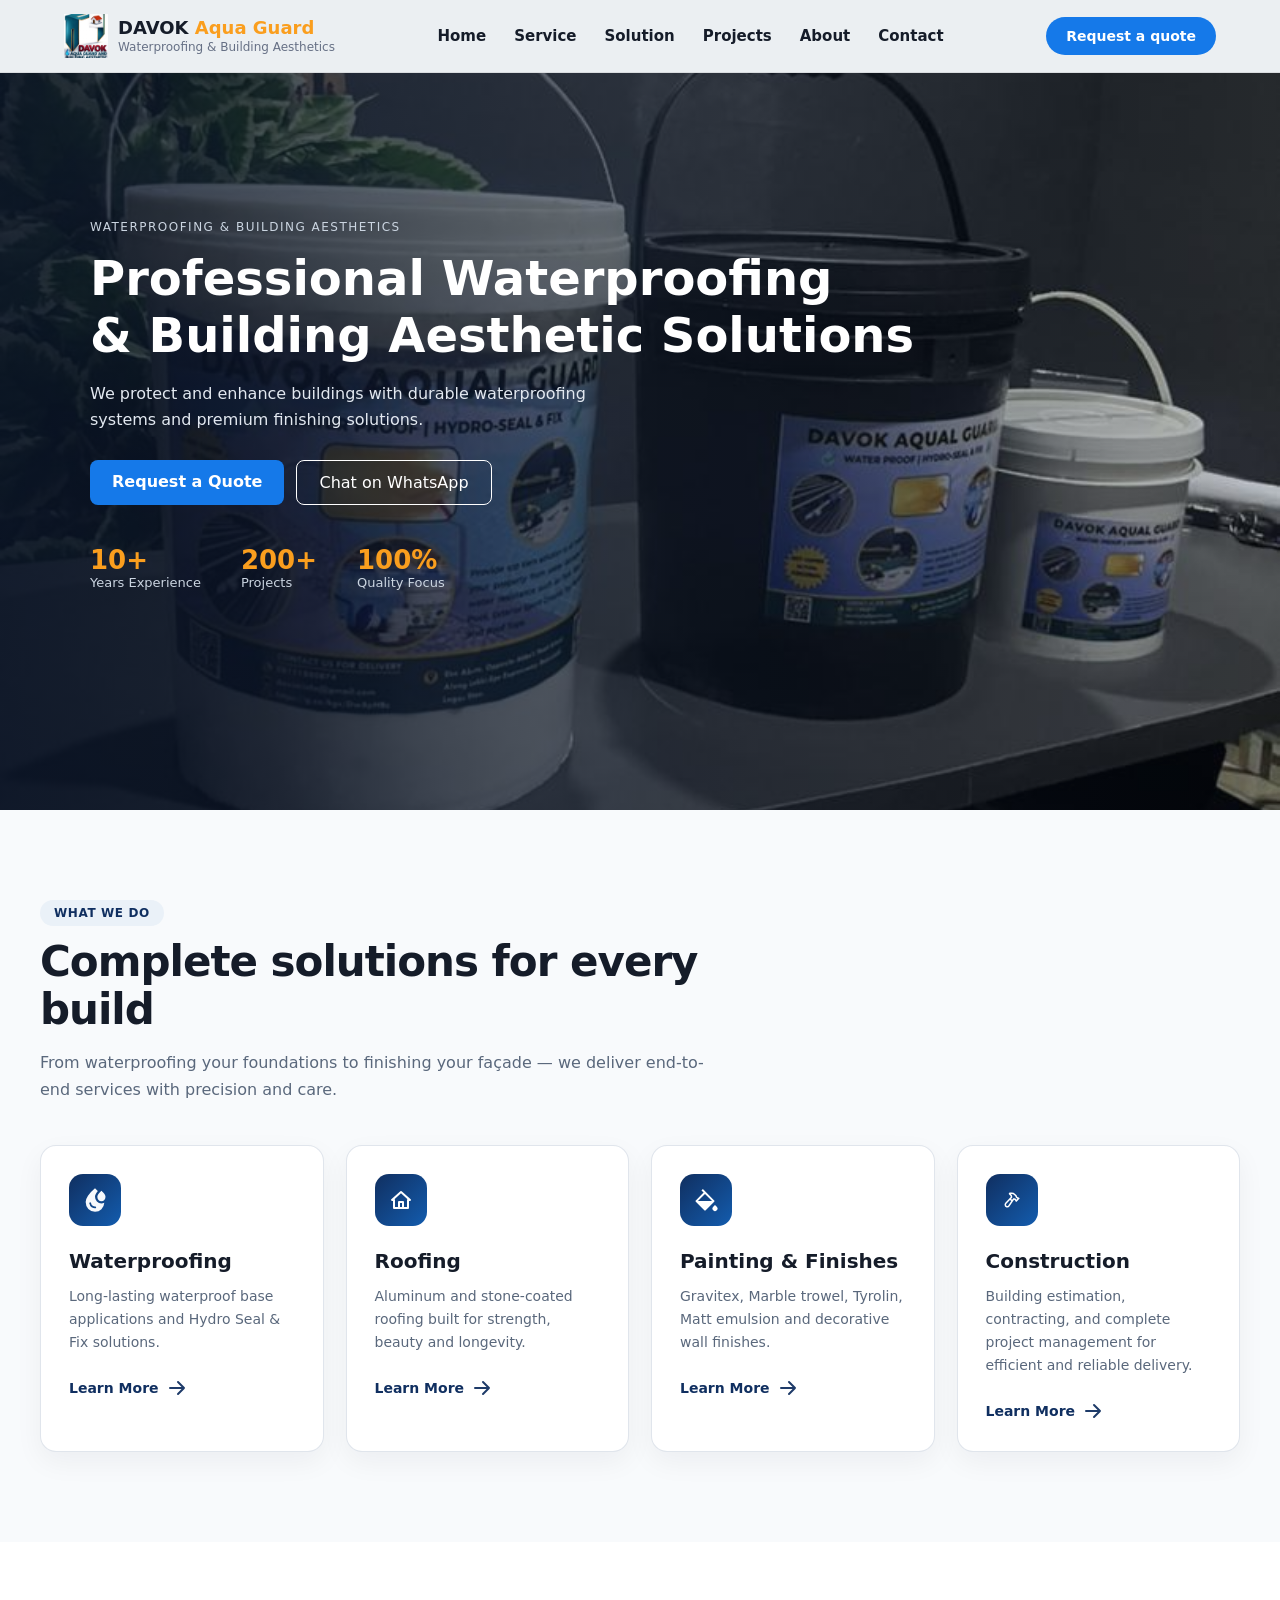
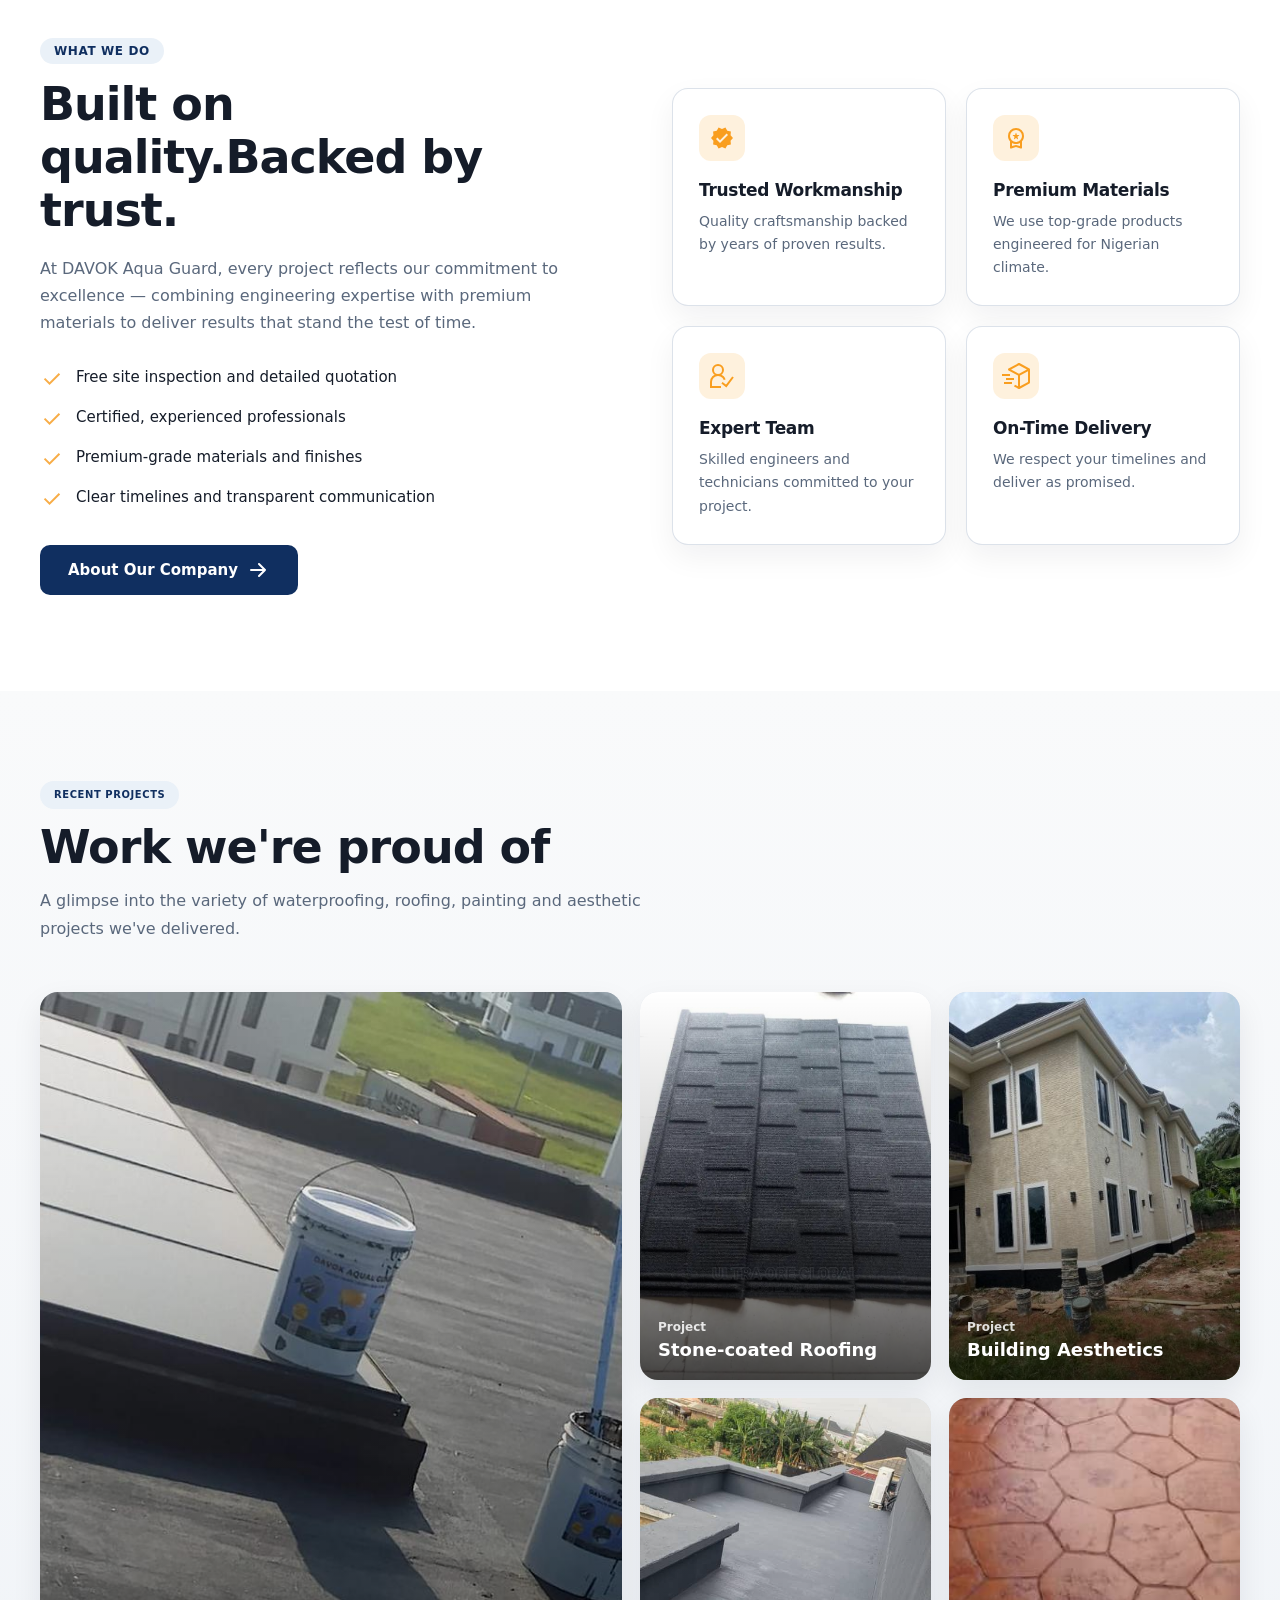
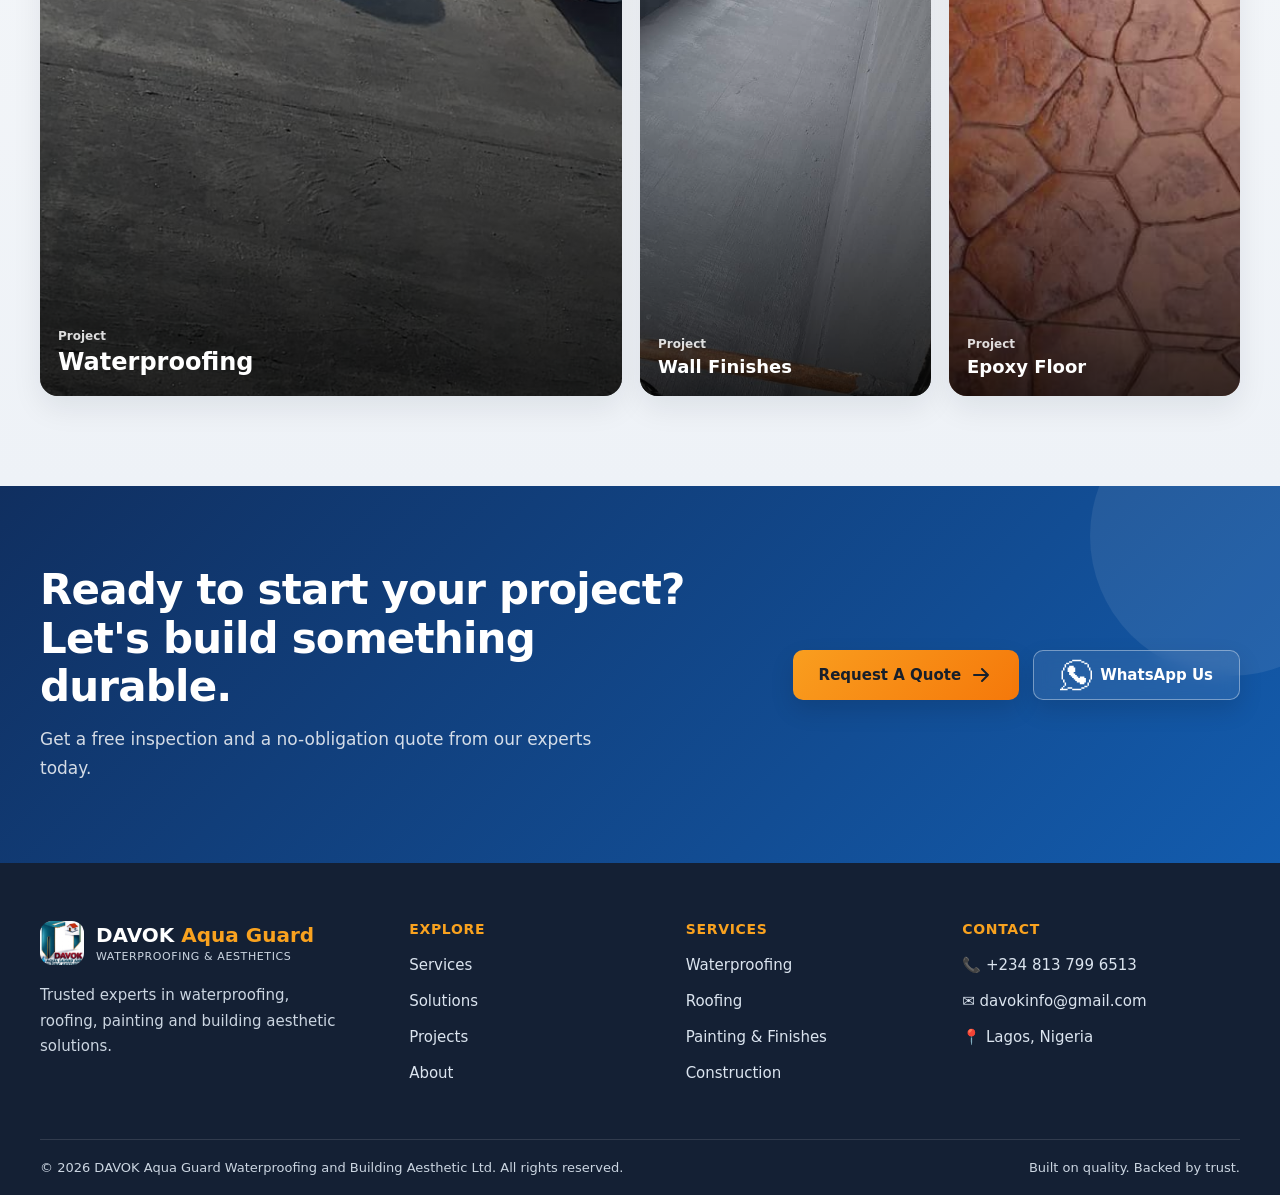
<file: index.html>
<!DOCTYPE html>
<html lang="en">
<head>
    <meta charset="UTF-8">
    <meta name="viewport" content="width=device-width, initial-scale=1.0">
    <title>Home | Davok Aqua Guard</title>
    <link rel="stylesheet" href="home.css">
</head>
<body>
   <header class="site_header">
  <div class="header_container">
    <a href="home.html" class="logo_txt">
      <div class="logo">
       <img src="img/WhatsApp Image 2026-04-27 at 08.42.19 (2).jpeg" alt="DAVOK Aqua Guard Logo">
      </div>

      <div class="txt">
        <h4>DAVOK <span>Aqua Guard</span></h4>
        <h5>Waterproofing & Building Aesthetics</h5>
      </div>
    </a>

    <nav class="nav_bar" id="navMenu">
      <a href="home.html">Home</a>
      <a href="service.html">Service</a>
      <a href="solution.html">Solution</a>
      <a href="project.html">Projects</a>
      <a href="about.html">About</a>
      <a href="contact.html">Contact</a>

      <a href="#" class="quote_btn mobile_quote">Request a quote</a>
    </nav>

    <a href="#" class="quote_btn desktop_quote">Request a quote</a>

    <button class="hamburger" id="hamburgerBtn">
      <span></span>
      <span></span>
      <span></span>
    </button>
  </div>
</header>
<!-- Home Page -->
<section class="hero_section">
  <div class="hero_overlay">
    <div class="hero_content">

      <p class="hero_tag">Waterproofing & Building Aesthetics</p>

      <h1>
        Professional Waterproofing <br>
        & <span>Building Aesthetic</span> Solutions
      </h1>

      <p class="hero_text">
        We protect and enhance buildings with durable waterproofing
        systems and premium finishing solutions.
      </p>

      <div class="hero_buttons">
        <a href="#" class="btn_primary">Request a Quote</a>

        <a 
          href="https://wa.me/2348111880874?text=Hello%20DAVOK%20Aqua%20Guard"
          class="btn_secondary"
          target="_blank"
        >
          Chat on WhatsApp
        </a>
      </div>

      <div class="hero_stats">
        <div>
          <h3>10+</h3>
          <p>Years Experience</p>
        </div>

        <div>
          <h3>200+</h3>
          <p>Projects</p>
        </div>

        <div>
          <h3>100%</h3>
          <p>Quality Focus</p>
        </div>
      </div>

    </div>
  </div>
</section>
<!-- What we do section -->
 <section class="w_t_d_section">
<div class="w_t_d_div">
  <div class="w_t_d_div_txt">
    <div class="wtd_original_text">
      What we do
    </div>
    <h2>Complete solutions for every build</h2>
    <p>From waterproofing your foundations to finishing your façade — we deliver end-to-end services with precision and care.</p>
  </div>
  <div class="grid_category">
    <div class="box_category_grid">
      <div class="svg_img">
         <svg xmlns="http://www.w3.org/2000/svg" width="28" height="28" viewBox="0 0 24 24">
          <path fill="#f7f9fc" d="M12 22q-3.425 0-5.712-2.35T4 13.8q0-2.5 1.988-5.437T12 2q.675.575 1.275 1.125t1.175 1.1q-.875 1-1.662 2.363T12 9.3q0 2.375 1.613 4.038T17.5 15q.65 0 1.263-.137t1.212-.463q-.2 3.275-2.45 5.438T12 22m3-10.1q-1-1.1-1-2.6q0-1.05.925-2.45T17.5 4q1.75 1.55 2.625 2.862T21 9.3q0 1.5-1 2.6T17.5 13T15 11.9M12.275 19q.3-.025.513-.238T13 18.25q0-.35-.225-.562T12.2 17.5q-1.025.075-2.175-.562t-1.45-2.313q-.05-.275-.262-.45T7.825 14q-.35 0-.575.263t-.15.612q.425 2.275 2 3.25t3.175.875"/>
        </svg>
      </div>
      <h3>Waterproofing</h3>
      <p>Long-lasting waterproof base applications and Hydro Seal & Fix solutions.</p>
      <a href="#">Learn More 
        <svg xmlns="http://www.w3.org/2000/svg" width="24" height="24" viewBox="0 0 24 24"><path fill="none" stroke="rgb(30, 59, 105)" stroke-linecap="round" stroke-linejoin="round" stroke-width="2" d="M5 12h14m-6 6l6-6m-6-6l6 6"/></svg>
      </a>
    </div>
    <!--  -->
        <div class="box_category_grid">
      <div class="svg_img">
         <svg xmlns="http://www.w3.org/2000/svg" width="20" height="20" viewBox="0 0 20 20"><path fill="#ffffff" fill-rule="evenodd" d="M1 11C.08 11-.352 9.863.336 9.253l9-8a1 1 0 0 1 1.328 0l9 8C20.352 9.863 19.92 11 19 11h-1v7a1 1 0 0 1-1 1H3a1 1 0 0 1-1-1v-7zm6 6v-5a1 1 0 0 1 1-1h4a1 1 0 0 1 1 1v5h3v-7a1 1 0 0 1 .512-.873L10 3.337l-6.512 5.79A1 1 0 0 1 4 10v7zm2 0v-4h2v4z" clip-rule="evenodd"/></svg>
      </div>
      <h3>Roofing</h3>
      <p>Aluminum and stone-coated roofing built for strength, beauty and longevity.</p>
      <a href="#">Learn More 
        <svg xmlns="http://www.w3.org/2000/svg" width="24" height="24" viewBox="0 0 24 24"><path fill="none" stroke="rgb(30, 59, 105)" stroke-linecap="round" stroke-linejoin="round" stroke-width="2" d="M5 12h14m-6 6l6-6m-6-6l6 6"/></svg>
      </a>
    </div>
    <!--  -->
        <div class="box_category_grid">
      <div class="svg_img">
         <svg xmlns="http://www.w3.org/2000/svg" width="24" height="24" viewBox="0 0 24 24"><path fill="#ffffff" d="m19.228 18.732l1.767-1.767l1.768 1.767a2.5 2.5 0 1 1-3.535 0M8.878 1.08l11.314 11.313a1 1 0 0 1 0 1.415l-8.485 8.485a1 1 0 0 1-1.414 0l-8.485-8.485a1 1 0 0 1 0-1.415l7.778-7.778l-2.122-2.121zM11 6.03L3.929 13.1H18.07z"/></svg>
      </div>
      <h3>Painting & Finishes</h3>
      <p>Gravitex, Marble trowel, Tyrolin, Matt emulsion and decorative wall finishes.</p>
      <a href="#">Learn More 
        <svg xmlns="http://www.w3.org/2000/svg" width="24" height="24" viewBox="0 0 24 24"><path fill="none" stroke="rgb(30, 59, 105)" stroke-linecap="round" stroke-linejoin="round" stroke-width="2" d="M5 12h14m-6 6l6-6m-6-6l6 6"/></svg>
      </a>
    </div>
    <!--  -->
        <div class="box_category_grid">
      <div class="svg_img">
         <svg xmlns="http://www.w3.org/2000/svg" width="16" height="16" viewBox="0 0 16 16"><g fill="none"><g clip-path="url(#SVGRVeuBdhT)"><path fill="#ffffff" fill-rule="evenodd" d="M11.245 8.884a1.3 1.3 0 0 0-.084-.347A1.25 1.25 0 0 0 10 7.75l-4.424 6.53A2.777 2.777 0 0 1 .5 12.724v-.075c0-.736.285-1.445.796-1.976L6.75 5v-.158A2.17 2.17 0 0 0 5.55 2.9l-.117-.058A1.236 1.236 0 0 1 5.986.5H7.68a5 5 0 0 1 3.535 1.464L12.75 3.5a2 2 0 0 0 2 2l1 1l-1.06 1.06l-1.38 1.38L12.25 10l-1-1q0-.06-.005-.116m-1.091-5.859l1.164 1.164a3.5 3.5 0 0 0 2.081 2.54l-.973.974A2.75 2.75 0 0 0 10 6.25h-.796l-.446.659l-.65.96l-1.098-.975l.821-.854l.419-.436v-.762A3.67 3.67 0 0 0 6.903 2h.776a3.5 3.5 0 0 1 2.475 1.025M5.969 7.976l1.29 1.146l-2.925 4.317A1.277 1.277 0 0 1 2 12.723v-.075c0-.349.135-.684.377-.936z" clip-rule="evenodd"/></g><defs><clipPath id="SVGRVeuBdhT"><path fill="#ffffff" d="M0 0h16v16H0z"/></clipPath></defs></g></svg>
      </div>
      <h3>Construction</h3>
      <p>Building estimation, contracting, and complete project management for efficient and reliable delivery.</p>
      <a href="#">Learn More 
        <svg xmlns="http://www.w3.org/2000/svg" width="24" height="24" viewBox="0 0 24 24"><path fill="none" stroke="rgb(30, 59, 105)" stroke-linecap="round" stroke-linejoin="round" stroke-width="2" d="M5 12h14m-6 6l6-6m-6-6l6 6"/></svg>
      </a>
    </div>
    <!--  -->
  </div>
</div>
 </section>
 <!-- Quality Backed By Trust Section -->
<section class="q_b_b_t_section">
  <div class="grid_container_quality">
  <div class="q_b_b_t_container">
    <div class="q_b_b_t_div_txt">
      <div class="q_b_b_t_original_text">
      What we do
    </div>
    <h2>Built on quality.Backed by trust.</h2>
    <p>At DAVOK Aqua Guard, every project reflects our commitment to excellence — combining engineering expertise with premium materials to deliver results that stand the test of time.</p>
    </div>
    <ul class="list_w_w_d">
<li><svg xmlns="http://www.w3.org/2000/svg" width="24" height="24" viewBox="0 0 24 24"><path fill="#f8ad47" d="m9.55 18l-5.7-5.7l1.425-1.425L9.55 15.15l9.175-9.175L20.15 7.4z"/></svg> <span>Free site inspection and detailed quotation</span></li>
<li><svg xmlns="http://www.w3.org/2000/svg" width="24" height="24" viewBox="0 0 24 24"><path fill="#f8ad47" d="m9.55 18l-5.7-5.7l1.425-1.425L9.55 15.15l9.175-9.175L20.15 7.4z"/></svg> <span>Certified, experienced professionals</span></li>
<li><svg xmlns="http://www.w3.org/2000/svg" width="24" height="24" viewBox="0 0 24 24"><path fill="#f8ad47" d="m9.55 18l-5.7-5.7l1.425-1.425L9.55 15.15l9.175-9.175L20.15 7.4z"/></svg> <span>Premium-grade materials and finishes</span></li>
<li><svg xmlns="http://www.w3.org/2000/svg" width="24" height="24" viewBox="0 0 24 24"><path fill="#f8ad47" d="m9.55 18l-5.7-5.7l1.425-1.425L9.55 15.15l9.175-9.175L20.15 7.4z"/></svg> <span>Clear timelines and transparent communication</span></li>
    </ul>
    <a href="#" class="w_w_d_a_tag">About Our Company 
      <svg xmlns="http://www.w3.org/2000/svg" width="24" height="24" viewBox="0 0 24 24"><path fill="none" stroke="#fff" stroke-linecap="round" stroke-linejoin="round" stroke-width="2" d="M5 12h14m-6 6l6-6m-6-6l6 6"/></svg>
    </a>
  </div>
     <!-- quality div -->
  <div class="grid_quality">
   <div class="grid_quality_box">
<div class="quality_icon">
  <svg xmlns="http://www.w3.org/2000/svg" width="24" height="24" viewBox="0 0 24 24"><path fill="#f99e1f" d="m23 12l-2.44-2.78l.34-3.68l-3.61-.82l-1.89-3.18L12 3L8.6 1.54L6.71 4.72l-3.61.81l.34 3.68L1 12l2.44 2.78l-.34 3.69l3.61.82l1.89 3.18L12 21l3.4 1.46l1.89-3.18l3.61-.82l-.34-3.68zm-13 5l-4-4l1.41-1.41L10 14.17l6.59-6.59L18 9z"/></svg>
</div>
<h3>Trusted Workmanship</h3>
<p>Quality craftsmanship backed by years of proven results.</p>
   </div>
   <!--  -->
      <div class="grid_quality_box">
<div class="quality_icon">
  <svg xmlns="http://www.w3.org/2000/svg" width="24" height="24" viewBox="0 0 24 24"><path fill="#f99e1f" d="m12 11.925l-1.7 1.3q-.15.125-.3.013t-.1-.288l.65-2.1l-1.75-1.4q-.125-.125-.075-.287T8.95 9h2.15l.65-2.05q.05-.175.25-.175t.25.175L12.9 9h2.125q.175 0 .238.163t-.063.287l-1.775 1.4l.65 2.1q.05.175-.1.288t-.3-.013zM12 21l-4.675 1.55q-.5.175-.913-.125t-.412-.8v-6.35q-.95-1.05-1.475-2.4T4 10q0-3.35 2.325-5.675T12 2t5.675 2.325T20 10q0 1.525-.525 2.875T18 15.275v6.35q0 .5-.413.8t-.912.125zm4.25-6.75Q18 12.5 18 10t-1.75-4.25T12 4T7.75 5.75T6 10t1.75 4.25T12 16t4.25-1.75M8 20.025L12 19l4 1.025v-3.1q-.875.5-1.888.788T12 18t-2.113-.288T8 16.926zm4-1.55"/></svg>
</div>
<h3>Premium Materials</h3>
<p>We use top-grade products engineered for Nigerian climate.</p>
   </div>
   <!--  -->
      <div class="grid_quality_box">
<div class="quality_icon">
  <svg xmlns="http://www.w3.org/2000/svg" width="24" height="24" viewBox="0 0 24 24"><path fill="none" stroke="#f99e1f" stroke-width="2" d="M8 11A5 5 0 1 0 8 1a5 5 0 0 0 0 10Zm6.643 4.696a6.75 6.75 0 0 0-1.62-2.673C11.772 11.76 10.013 11 8 11c-4 0-7 3-7 7v5h10m1-4.176L16.19 22L23 13"/></svg>
</div>
<h3>Expert Team</h3>
<p>Skilled engineers and technicians committed to your project.</p>
   </div>
   <!--  -->
      <div class="grid_quality_box">
<div class="quality_icon">
  <svg xmlns="http://www.w3.org/2000/svg" width="32" height="32" viewBox="0 0 32 32"><path fill="#f99e1f" d="m29.482 8.624l-10-5.5a1 1 0 0 0-.964 0l-10 5.5a1 1 0 0 0 0 1.752L18 15.591V26.31l-3.036-1.67L14 26.391l4.518 2.485a1 1 0 0 0 .964 0l10-5.5A1 1 0 0 0 30 22.5v-13a1 1 0 0 0-.518-.876M19 5.142L26.925 9.5L19 13.858L11.075 9.5Zm9 16.767l-8 4.4V15.59l8-4.4Z"/><path fill="#f99e1f" d="M10 16H2v-2h8zm2 8H4v-2h8zm2-4H6v-2h8z"/></svg>
</div>
<h3>On-Time Delivery</h3>
<p>We respect your timelines and deliver as promised.</p>
   </div>
 <!--  -->
  </div>
  </div>
</section>
<!-- Project Section Home -->
 <section class="recent_project">
  <div class="recent_project_container">

    <!-- TEXT HEADER -->
    <div class="recent_project_text_heading">
      <div class="recent_project_txt">
        <h5>Recent projects</h5>
      </div>
      <h2>Work we're proud of</h2>
      <p>
        A glimpse into the variety of waterproofing, roofing, painting and
        aesthetic projects we've delivered.
      </p>
    </div>

    <!-- PROJECT GRID -->
    <div class="project_img_present">

      <!-- BIG IMAGE -->
      <div class="project_img big">
        <img src="img/WhatsApp Image 2026-04-27 at 08.42.19.jpeg" alt="">
        <div class="txt_in_img">
          <p>Project</p>
          <h4>Waterproofing</h4>
        </div>
      </div>

      <!-- SMALL IMAGES -->
      <div class="project_img">
        <img src="img/WhatsApp Image 2026-04-27 at 08.42.18 (2).jpeg" alt="">
        <div class="txt_in_img">
          <p>Project</p>
          <h4>Stone-coated Roofing</h4>
        </div>
      </div>

      <div class="project_img">
        <img src="img/WhatsApp Image 2026-04-27 at 08.42.12 (1).jpeg" alt="">
        <div class="txt_in_img">
          <p>Project</p>
          <h4>Building Aesthetics</h4>
        </div>
      </div>

      <div class="project_img">
        <img src="img/WhatsApp Image 2026-04-27 at 08.42.16 (2).jpeg" alt="">
        <div class="txt_in_img">
          <p>Project</p>
          <h4>Wall Finishes</h4>
        </div>
      </div>

      <div class="project_img">
        <img src="img/WhatsApp Image 2026-04-27 at 08.38.57.jpeg" alt="">
        <div class="txt_in_img">
          <p>Project</p>
          <h4>Epoxy Floor</h4>
        </div>
      </div>

    </div>

    <!-- BUTTON (NOW PROPERLY CENTERED) -->
    <!-- <div class="btn_wrapper">
      <a href="#" class="v_a_projects">
        View All Projects 
        <svg xmlns="http://www.w3.org/2000/svg" width="24" height="24">
          <path fill="none" stroke="#171f2b" stroke-linecap="round" stroke-linejoin="round" stroke-width="2" d="M5 12h14m-6 6l6-6m-6-6l6 6"/>
        </svg>
      </a>
    </div> -->

  </div>
</section>
<!-- Ready To Start Section -->
 <section class="r_t_s_section">
<div class="r_t_s_container">
  <div class="r_t_s_txt_container">
    <h2>Ready to start your project? Let's build something durable.</h2>
    <p>Get a free inspection and a no-obligation quote from our experts today.</p>
  </div>
  <div class="r_t_s_btn_contact_container">
    <a href="#">Request A Quote
      <svg xmlns="http://www.w3.org/2000/svg" width="24" height="24" viewBox="0 0 24 24"><path fill="none" stroke="#171f2b" stroke-linecap="round" stroke-linejoin="round" stroke-width="2" d="M5 12h14m-6 6l6-6m-6-6l6 6"/></svg>
    </a>
        <a href="https://wa.me/2348111880874?text=Hello%20DAVOK%20Aqua%20Guard" class="w_s_us">
          <svg xmlns="http://www.w3.org/2000/svg" width="32" height="32" viewBox="0 0 32 32"><path fill="#171f2b" d="M30.47 11.43H32v9.14h-1.53Zm-1.52 9.14h1.52v3.05h-1.52Zm0-12.19h1.52v3.05h-1.52Zm-1.53 15.24h1.53v3.04h-1.53Zm0-18.29h1.53v3.05h-1.53Zm-3.04 21.33h3.04v1.53h-3.04Zm0-22.85h3.04v1.52h-3.04Zm0 13.71h-4.57v1.53h-1.53v-1.53h-1.52V16h-1.53v-1.53h-1.52v-1.52h1.52V8.38h-1.52V6.85H9.14v1.53H7.61v4.57h1.53V16h1.52v1.52h1.53v1.53h1.52v1.52h1.52v1.52h1.53v1.53h3.05v1.52h4.57v-1.52h1.52v-4.57h-1.52zm-3.05 10.67h3.05v1.52h-3.05Zm0-25.91h3.05v1.53h-3.05Zm-9.14 27.43h9.14v1.53h-9.14Zm0-28.95h9.14v1.52h-9.14ZM7.61 28.19h4.58v1.52H7.61ZM9.14 2.28h3.05v1.53H9.14ZM6.09 3.81h3.05v1.52H6.09Zm-3.05 25.9v-1.52H1.52v1.52H0v1.53h7.61v-1.53zm1.53-6.09h1.52v3.04H4.57Zm0-18.29h1.52v3.05H4.57ZM3.04 26.66h1.53v1.53H3.04Zm0-6.09h1.53v3.05H3.04Zm0-12.19h1.53v3.05H3.04Zm-1.52 3.05h1.52v9.14H1.52Z"/></svg>
           WhatsApp Us 
    </a>
  </div>
</div>
 </section>
 <!-- Footer -->
  <footer class="footer">
  <div class="footer_container">

    <div class="footer_brand">
      <div class="flex_logo">
        <div class="logo_img">
          <img src="img/WhatsApp Image 2026-04-27 at 08.42.19 (2).jpeg" alt="DAVOK Aqua Guard Logo">
        </div>

        <div>
          <h3>DAVOK <span>Aqua Guard</span></h3>
          <p>Waterproofing & Aesthetics</p>
        </div>
      </div>

      <p class="footer_desc">
        Trusted experts in waterproofing, roofing, painting and building aesthetic solutions.
      </p>
    </div>

    <div class="footer_col">
      <h4>Explore</h4>
      <a href="service.html">Services</a>
      <a href="solution.html">Solutions</a>
      <a href="project.html">Projects</a>
      <a href="about.html">About</a>
    </div>

    <div class="footer_col">
      <h4>Services</h4>
      <a href="service.html">Waterproofing</a>
      <a href="service.html">Roofing</a>
      <a href="service.html">Painting & Finishes</a>
      <a href="service.html">Construction</a>
    </div>

    <div class="footer_col">
      <h4>Contact</h4>
      <p>📞 +234 813 799 6513</p>
      <p>✉️ davokinfo@gmail.com</p>
      <p>📍 Lagos, Nigeria</p>
    </div>

  </div>

  <div class="footer_bottom">
    <p>© 2026 DAVOK Aqua Guard Waterproofing and Building Aesthetic Ltd. All rights reserved.</p>
    <p>Built on quality. Backed by trust.</p>
  </div>
</footer>
    <script src="home.js"></script>
</body>
</html>
</file>
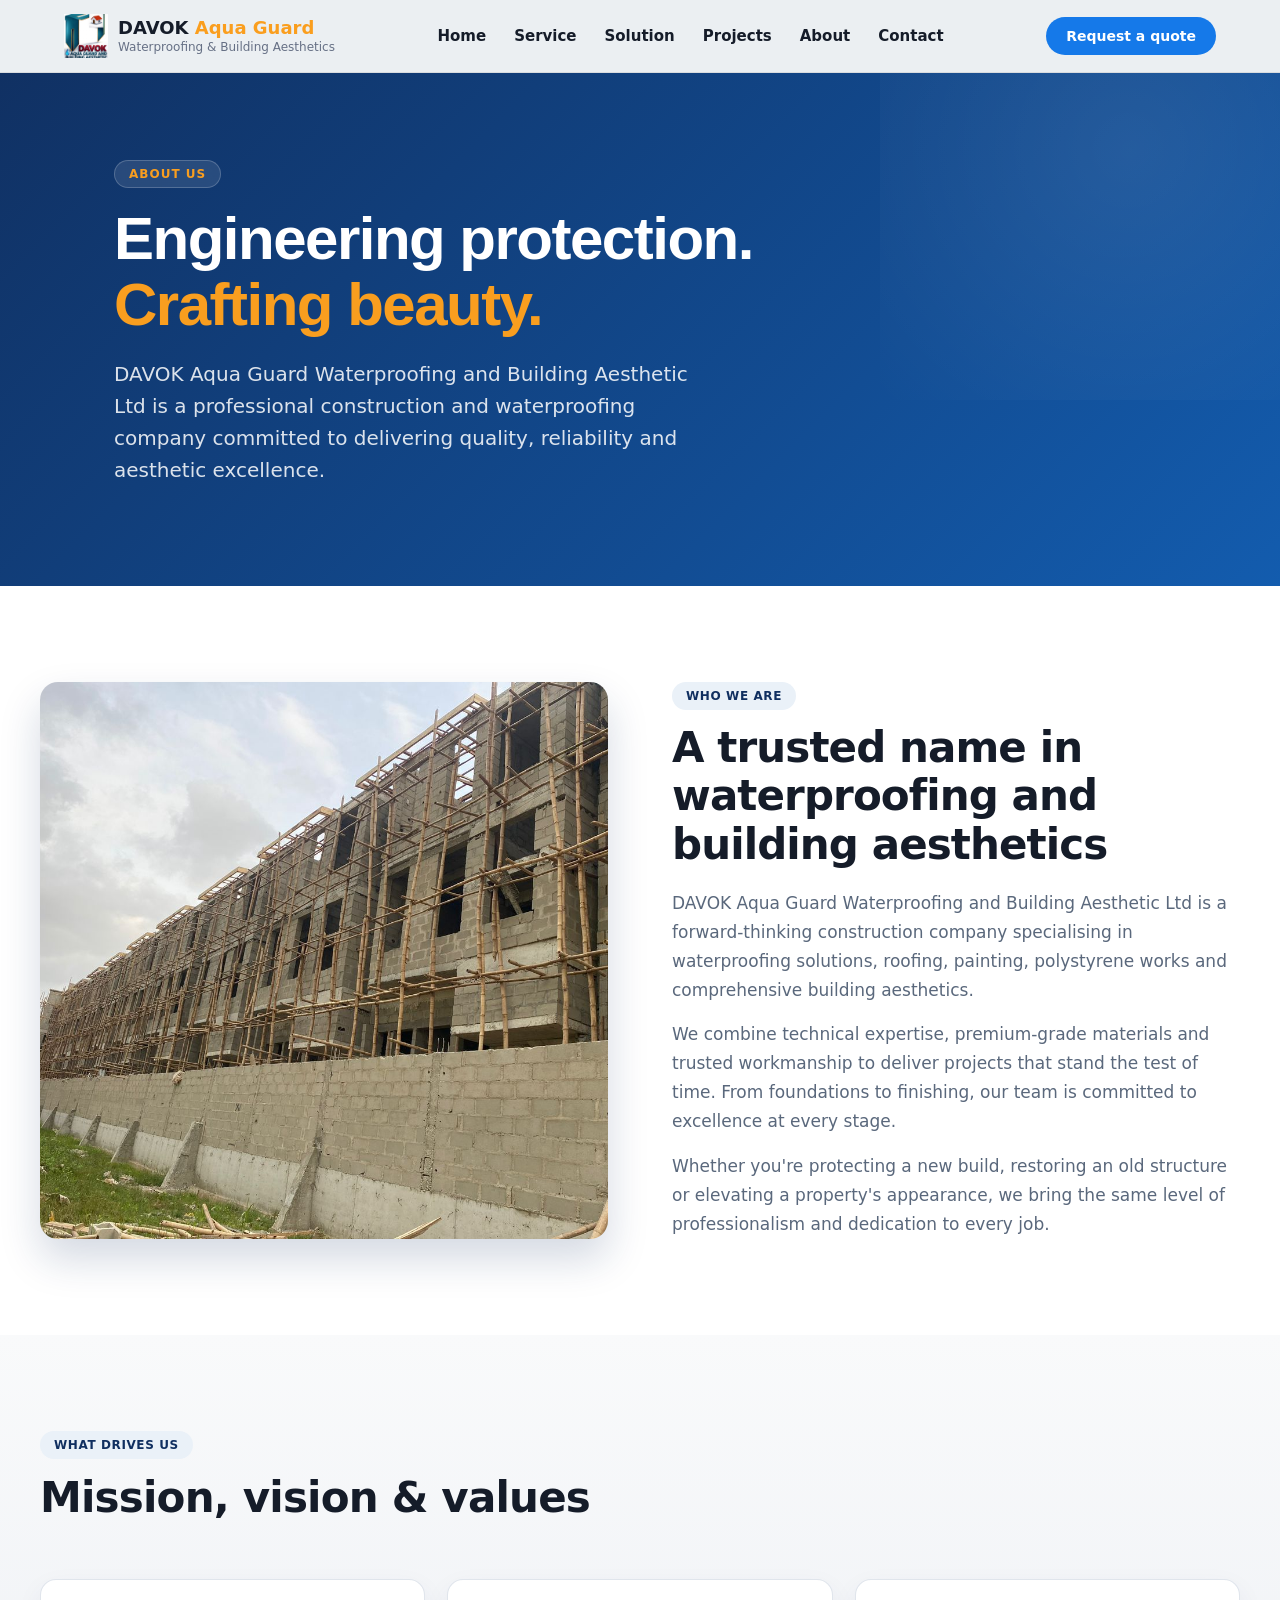
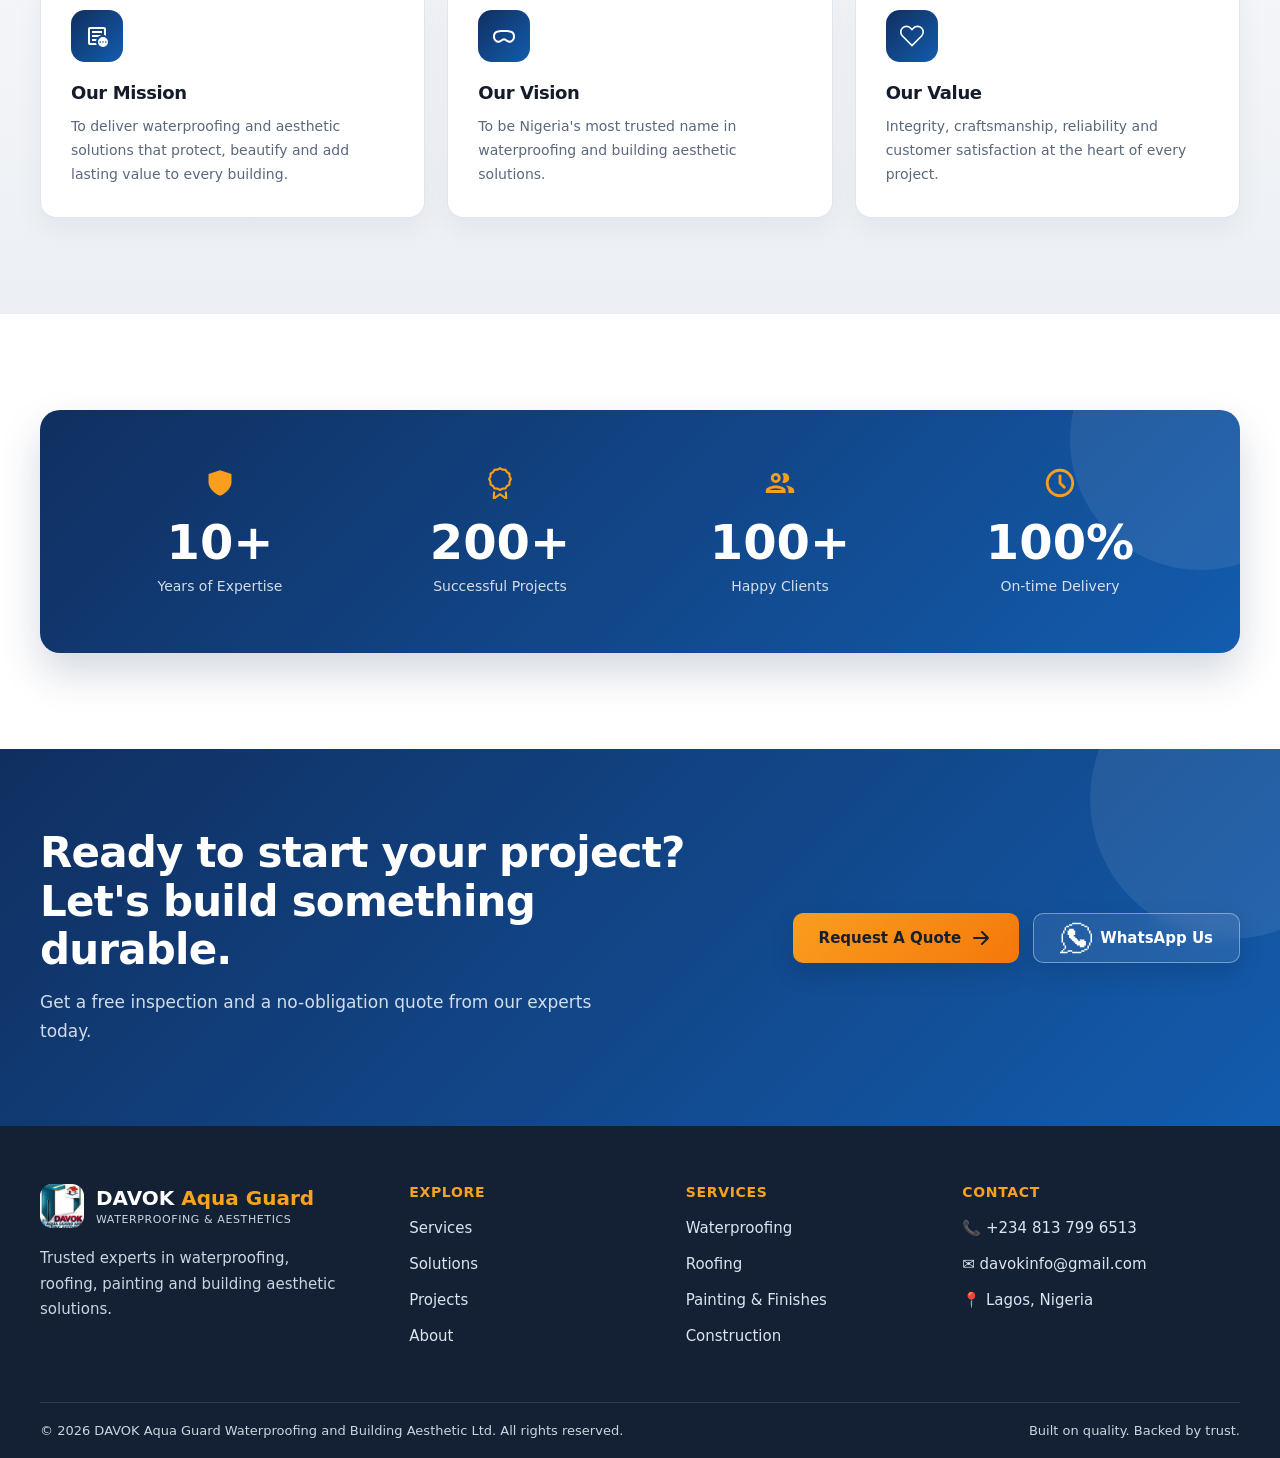
<file: about.html>
<!DOCTYPE html>
<html lang="en">
<head>
    <meta charset="UTF-8">
    <meta name="viewport" content="width=device-width, initial-scale=1.0">
    <title>About Us | Davok Aqua Guard</title>
    <link rel="stylesheet" href="home.css">
    <link rel="stylesheet" href="service.css">
    <link rel="stylesheet" href="about.css">
</head>
<body>
     <header class="site_header">
  <div class="header_container">
    <a href="home.html" class="logo_txt">
      <div class="logo">
       <img src="img/WhatsApp Image 2026-04-27 at 08.42.19 (2).jpeg" alt="DAVOK Aqua Guard Logo">
      </div>

      <div class="txt">
        <h4>DAVOK <span>Aqua Guard</span></h4>
        <h5>Waterproofing & Building Aesthetics</h5>
      </div>
    </a>

    <nav class="nav_bar" id="navMenu">
      <a href="index.html">Home</a>
      <a href="service.html">Service</a>
      <a href="solution.html">Solution</a>
      <a href="project.html">Projects</a>
      <a href="about.html">About</a>
      <a href="contact.html">Contact</a>

      <a href="#" class="quote_btn mobile_quote">Request a quote</a>
    </nav>

    <a href="#" class="quote_btn desktop_quote">Request a quote</a>

    <button class="hamburger" id="hamburgerBtn">
      <span></span>
      <span></span>
      <span></span>
    </button>
  </div>
</header>
<!-- Service Secion Heading Text -->
 <section class="service_heading_section">
  <div class="service_heading_container">
    
    <div class="service_txt_heading">
      About us
    </div>

    <h1>
      Engineering protection.
      <span>Crafting beauty.</span>
    </h1>

    <p>
      DAVOK Aqua Guard Waterproofing and Building Aesthetic Ltd is a professional construction and waterproofing company committed to delivering quality, reliability and aesthetic excellence.
    </p>

  </div>
</section>
<!-- Who are we section -->
 <section class="who_are_we_container">
<div class="who_are_container">
  <div class="who_are_we_grid_container">
    <div class="img_container">
      <img src="img/WhatsApp Image 2026-04-27 at 08.39.26.jpeg" alt="">
    </div>
    <div class="who_are_we_txt_div">
      <div class="who_we_inline_txt">
        Who we are
      </div>
      <h2>A trusted name in waterproofing and building aesthetics</h2>
      <div class="txt_who_are_we">
<p>DAVOK Aqua Guard Waterproofing and Building Aesthetic Ltd is a forward-thinking construction company specialising in waterproofing solutions, roofing, painting, polystyrene works and comprehensive building aesthetics.</p>
<p class="special">
  We combine technical expertise, premium-grade materials and trusted workmanship to deliver projects that stand the test of time. From foundations to finishing, our team is committed to excellence at every stage.
</p>
<p class="special">
  Whether you're protecting a new build, restoring an old structure or elevating a property's appearance, we bring the same level of professionalism and dedication to every job.
</p>
      </div>
    </div>
  </div>
</div>
 </section>
 <!-- What drives us section -->
  <section class="what_drive_us">
    <div class="what_drive_us_container">
      <div class="txt_inline_txt">
      <div class="who_we_inline_txt">
        What Drives Us
      </div>
      <h2>Mission, vision & values</h2>
      </div>
      <div class="grid_what_drives_us">
        <div class="what_drives_us_box">
          <div class="icon_box">
            <svg xmlns="http://www.w3.org/2000/svg" width="24" height="24" viewBox="0 0 24 24"><path fill="#fff" d="M15.775 18.525Q16 18.3 16 18t-.225-.525t-.525-.225t-.525.225T14.5 18t.225.525t.525.225t.525-.225m2.75 0q.225-.225.225-.525t-.225-.525T18 17.25t-.525.225t-.225.525t.225.525t.525.225t.525-.225m2.75 0Q21.5 18.3 21.5 18t-.225-.525t-.525-.225t-.525.225T20 18t.225.525t.525.225t.525-.225M5 21q-.825 0-1.413-.587T3 19V5q0-.825.588-1.412T5 3h14q.825 0 1.413.588T21 5v6.7q-.475-.225-.975-.387T19 11.075V5H5v14h6.05q.075.55.238 1.05t.387.95zm0-3v1V5v6.075V11zm2-1h4.075q.075-.525.237-1.025t.363-.975H7zm0-4h6.1q.8-.75 1.787-1.25T17 11.075V11H7zm0-4h10V7H7zm11 14q-2.075 0-3.538-1.462T13 18t1.463-3.537T18 13t3.538 1.463T23 18t-1.463 3.538T18 23"/></svg>
          </div>
          <h3>Our Mission</h3>
          <p>To deliver waterproofing and aesthetic solutions that protect, beautify and add lasting value to every building.</p>
        </div>
        <!-- 2 -->
                 <div class="what_drives_us_box">
          <div class="icon_box">
            <svg xmlns="http://www.w3.org/2000/svg" width="24" height="24" viewBox="0 0 24 24"><path fill="none" stroke="#fff" stroke-linecap="round" stroke-linejoin="round" stroke-width="2" d="M12 7q1.715 0 3.275.104q1.526.101 2.798.42q1.22.304 2.119.909a3.9 3.9 0 0 1 1.328 1.531c.326.657.48 1.48.48 2.466q.002 1.51-.574 2.707q-.562 1.17-1.537 1.848a3.7 3.7 0 0 1-2.16.66q-.764.002-1.382-.21a6 6 0 0 1-1.17-.548a19 19 0 0 1-1.045-.695a9 9 0 0 0-1.001-.63a2.4 2.4 0 0 0-1.13-.301c-.373 0-.75.097-1.132.3q-.475.255-1 .63q-.482.345-1.047.695a5.8 5.8 0 0 1-1.168.548q-.62.212-1.378.21a3.7 3.7 0 0 1-2.165-.659q-.976-.68-1.537-1.848q-.576-1.196-.574-2.709c-.004-.98.15-1.802.477-2.46a3.9 3.9 0 0 1 1.33-1.531q.9-.604 2.12-.907a16 16 0 0 1 2.8-.423Q10.287 7 12 7"/></svg>
          </div>
          <h3>Our Vision</h3>
          <p>To be Nigeria's most trusted name in waterproofing and building aesthetic solutions.</p>
        </div>
        <!-- 3 -->
                 <div class="what_drives_us_box">
          <div class="icon_box">
           <svg xmlns="http://www.w3.org/2000/svg" width="15" height="15" viewBox="0 0 15 15"><path fill="#fff" d="m7.5 13.5l-.354.354a.5.5 0 0 0 .708 0zM1.536 7.536l-.354.353zm5-5l-.354.353zM7.5 3.5l-.354.354a.5.5 0 0 0 .708 0zm.964-.964l-.353-.354zm-.61 10.61L1.889 7.182l-.707.707l5.964 5.965zm5.257-5.964l-5.965 5.964l.708.708l5.964-5.965zM6.182 2.889l.964.965l.708-.708l-.965-.964zm1.672.965l.964-.965l-.707-.707l-.965.964zM10.964 1c-1.07 0-2.096.425-2.853 1.182l.707.707A3.04 3.04 0 0 1 10.964 2zM14 5.036c0 .805-.32 1.577-.89 2.146l.708.707A4.04 4.04 0 0 0 15 5.036zm1 0A4.036 4.036 0 0 0 10.964 1v1A3.036 3.036 0 0 1 14 5.036zM4.036 2c.805 0 1.577.32 2.146.89l.707-.708A4.04 4.04 0 0 0 4.036 1zM1 5.036A3.036 3.036 0 0 1 4.036 2V1A4.036 4.036 0 0 0 0 5.036zm.89 2.146A3.04 3.04 0 0 1 1 5.036H0c0 1.07.425 2.096 1.182 2.853z"/></svg>
          </div>
          <h3>Our Value</h3>
          <p>Integrity, craftsmanship, reliability and customer satisfaction at the heart of every project.</p>
        </div>
        <!--  -->
      </div>
    </div>
  </section>
  <!-- Years in the industry Section -->
   <section class="y_n_t_industry_section">
    <div class="y_n_t_industry_container">
      <div class="rounded_container">
        <div class="grid_rounded_container">
          <div class="text_centre">
            <svg xmlns="http://www.w3.org/2000/svg" width="34" height="34" viewBox="0 0 24 24"><path fill="#fa9e1e" d="M3.9 5.6L12 3v18c-5.786-2.4-8.1-7-8.1-9.6zm16.2 0L12 3v18c5.786-2.4 8.1-7 8.1-9.6z"/></svg>
            <div class="_txt">
              10+
            </div>
            <div class="discription">
              Years of Expertise
            </div>
          </div>
          <!-- 2 -->
                     <div class="text_centre">
            <svg xmlns="http://www.w3.org/2000/svg" width="34" height="34" viewBox="0 0 512 512"><path fill="#fa9e1e" d="m328.375 384l3.698 74.999l-75.862-52.719l-76.287 52.769L183.625 384h-32.039l-5.522 112h36.692l73.413-50.78L329.242 496h36.694l-5.522-112zm87.034-229.086l-2.194-48.054L372.7 80.933l-25.932-40.519l-48.055-2.2L256 16.093l-42.713 22.126l-48.055 2.2L139.3 80.933L98.785 106.86l-2.194 48.054l-22.127 42.714l22.127 42.715l2.2 48.053l40.509 25.927l25.928 40.52l48.055 2.195L256 379.164l42.713-22.126l48.055-2.195l25.928-40.52l40.518-25.923l2.195-48.053l22.127-42.715Zm-31.646 76.949L382 270.377l-32.475 20.78l-20.78 32.475l-38.515 1.76L256 343.125l-34.234-17.733l-38.515-1.76l-20.78-32.475L130 270.377l-1.759-38.514l-17.741-34.235l17.737-34.228L130 124.88l32.471-20.78l20.78-32.474l38.515-1.76L256 52.132l34.234 17.733l38.515 1.76l20.78 32.474L382 124.88l1.759 38.515l17.741 34.233Z"/></svg>
            <div class="_txt">
              200+
            </div>
            <div class="discription">
              Successful Projects
            </div>
          </div>
          <!-- 3 -->
                     <div class="text_centre">
            <svg xmlns="http://www.w3.org/2000/svg" width="34px" height="34px" viewBox="0 0 24 24"><path fill="#fa9e1e" d="M9 13.75c-2.34 0-7 1.17-7 3.5V19h14v-1.75c0-2.33-4.66-3.5-7-3.5M4.34 17c.84-.58 2.87-1.25 4.66-1.25s3.82.67 4.66 1.25zM9 12c1.93 0 3.5-1.57 3.5-3.5S10.93 5 9 5S5.5 6.57 5.5 8.5S7.07 12 9 12m0-5c.83 0 1.5.67 1.5 1.5S9.83 10 9 10s-1.5-.67-1.5-1.5S8.17 7 9 7m7.04 6.81c1.16.84 1.96 1.96 1.96 3.44V19h4v-1.75c0-2.02-3.5-3.17-5.96-3.44M15 12c1.93 0 3.5-1.57 3.5-3.5S16.93 5 15 5c-.54 0-1.04.13-1.5.35c.63.89 1 1.98 1 3.15s-.37 2.26-1 3.15c.46.22.96.35 1.5.35"/></svg>
            <div class="_txt">
              100+
            </div>
            <div class="discription">
              Happy Clients
            </div>
          </div>
          <!-- 4 -->
                     <div class="text_centre">
            <svg xmlns="http://www.w3.org/2000/svg" width="34px" height="34px" viewBox="0 0 24 24"><g fill="none"><path d="m12.593 23.258l-.011.002l-.071.035l-.02.004l-.014-.004l-.071-.035q-.016-.005-.024.005l-.004.01l-.017.428l.005.02l.01.013l.104.074l.015.004l.012-.004l.104-.074l.012-.016l.004-.017l-.017-.427q-.004-.016-.017-.018m.265-.113l-.013.002l-.185.093l-.01.01l-.003.011l.018.43l.005.012l.008.007l.201.093q.019.005.029-.008l.004-.014l-.034-.614q-.005-.018-.02-.022m-.715.002a.02.02 0 0 0-.027.006l-.006.014l-.034.614q.001.018.017.024l.015-.002l.201-.093l.01-.008l.004-.011l.017-.43l-.003-.012l-.01-.01z"/><path fill="#fa9e1e" d="M12 2c5.523 0 10 4.477 10 10s-4.477 10-10 10S2 17.523 2 12S6.477 2 12 2m0 2a8 8 0 1 0 0 16a8 8 0 0 0 0-16m0 2a1 1 0 0 1 .993.883L13 7v4.586l2.707 2.707a1 1 0 0 1-1.32 1.497l-.094-.083l-3-3a1 1 0 0 1-.284-.576L11 12V7a1 1 0 0 1 1-1"/></g></svg>
            <div class="_txt">
              100%
            </div>
            <div class="discription">
              On-time Delivery
            </div>
          </div>
        </div>
      </div>
    </div>
   </section>
   <section class="r_t_s_section">
<div class="r_t_s_container">
  <div class="r_t_s_txt_container">
    <h2>Ready to start your project? Let's build something durable.</h2>
    <p>Get a free inspection and a no-obligation quote from our experts today.</p>
  </div>
  <div class="r_t_s_btn_contact_container">
    <a href="#">Request A Quote
      <svg xmlns="http://www.w3.org/2000/svg" width="24" height="24" viewBox="0 0 24 24"><path fill="none" stroke="#171f2b" stroke-linecap="round" stroke-linejoin="round" stroke-width="2" d="M5 12h14m-6 6l6-6m-6-6l6 6"/></svg>
    </a>
        <a href="https://wa.me/2348111880874?text=Hello%20DAVOK%20Aqua%20Guard" class="w_s_us">
          <svg xmlns="http://www.w3.org/2000/svg" width="32" height="32" viewBox="0 0 32 32"><path fill="#171f2b" d="M30.47 11.43H32v9.14h-1.53Zm-1.52 9.14h1.52v3.05h-1.52Zm0-12.19h1.52v3.05h-1.52Zm-1.53 15.24h1.53v3.04h-1.53Zm0-18.29h1.53v3.05h-1.53Zm-3.04 21.33h3.04v1.53h-3.04Zm0-22.85h3.04v1.52h-3.04Zm0 13.71h-4.57v1.53h-1.53v-1.53h-1.52V16h-1.53v-1.53h-1.52v-1.52h1.52V8.38h-1.52V6.85H9.14v1.53H7.61v4.57h1.53V16h1.52v1.52h1.53v1.53h1.52v1.52h1.52v1.52h1.53v1.53h3.05v1.52h4.57v-1.52h1.52v-4.57h-1.52zm-3.05 10.67h3.05v1.52h-3.05Zm0-25.91h3.05v1.53h-3.05Zm-9.14 27.43h9.14v1.53h-9.14Zm0-28.95h9.14v1.52h-9.14ZM7.61 28.19h4.58v1.52H7.61ZM9.14 2.28h3.05v1.53H9.14ZM6.09 3.81h3.05v1.52H6.09Zm-3.05 25.9v-1.52H1.52v1.52H0v1.53h7.61v-1.53zm1.53-6.09h1.52v3.04H4.57Zm0-18.29h1.52v3.05H4.57ZM3.04 26.66h1.53v1.53H3.04Zm0-6.09h1.53v3.05H3.04Zm0-12.19h1.53v3.05H3.04Zm-1.52 3.05h1.52v9.14H1.52Z"/></svg>
           WhatsApp Us 
    </a>
  </div>
</div>
 </section>
 <!-- Footer -->
  <footer class="footer">
  <div class="footer_container">

    <div class="footer_brand">
      <div class="flex_logo">
        <div class="logo_img">
          <img src="img/WhatsApp Image 2026-04-27 at 08.42.19 (2).jpeg" alt="DAVOK Aqua Guard Logo">
        </div>

        <div>
          <h3>DAVOK <span>Aqua Guard</span></h3>
          <p>Waterproofing & Aesthetics</p>
        </div>
      </div>

      <p class="footer_desc">
        Trusted experts in waterproofing, roofing, painting and building aesthetic solutions.
      </p>
    </div>

    <div class="footer_col">
      <h4>Explore</h4>
      <a href="service.html">Services</a>
      <a href="solution.html">Solutions</a>
      <a href="project.html">Projects</a>
      <a href="about.html">About</a>
    </div>

    <div class="footer_col">
      <h4>Services</h4>
      <a href="service.html">Waterproofing</a>
      <a href="service.html">Roofing</a>
      <a href="service.html">Painting & Finishes</a>
      <a href="service.html">Construction</a>
    </div>

    <div class="footer_col">
      <h4>Contact</h4>
      <p>📞 +234 813 799 6513</p>
      <p>✉️ davokinfo@gmail.com</p>
      <p>📍 Lagos, Nigeria</p>
    </div>

  </div>

  <div class="footer_bottom">
    <p>© 2026 DAVOK Aqua Guard Waterproofing and Building Aesthetic Ltd. All rights reserved.</p>
    <p>Built on quality. Backed by trust.</p>
  </div>
</footer>
   <script src="home.js"></script> 
</body>
</html>
</file>
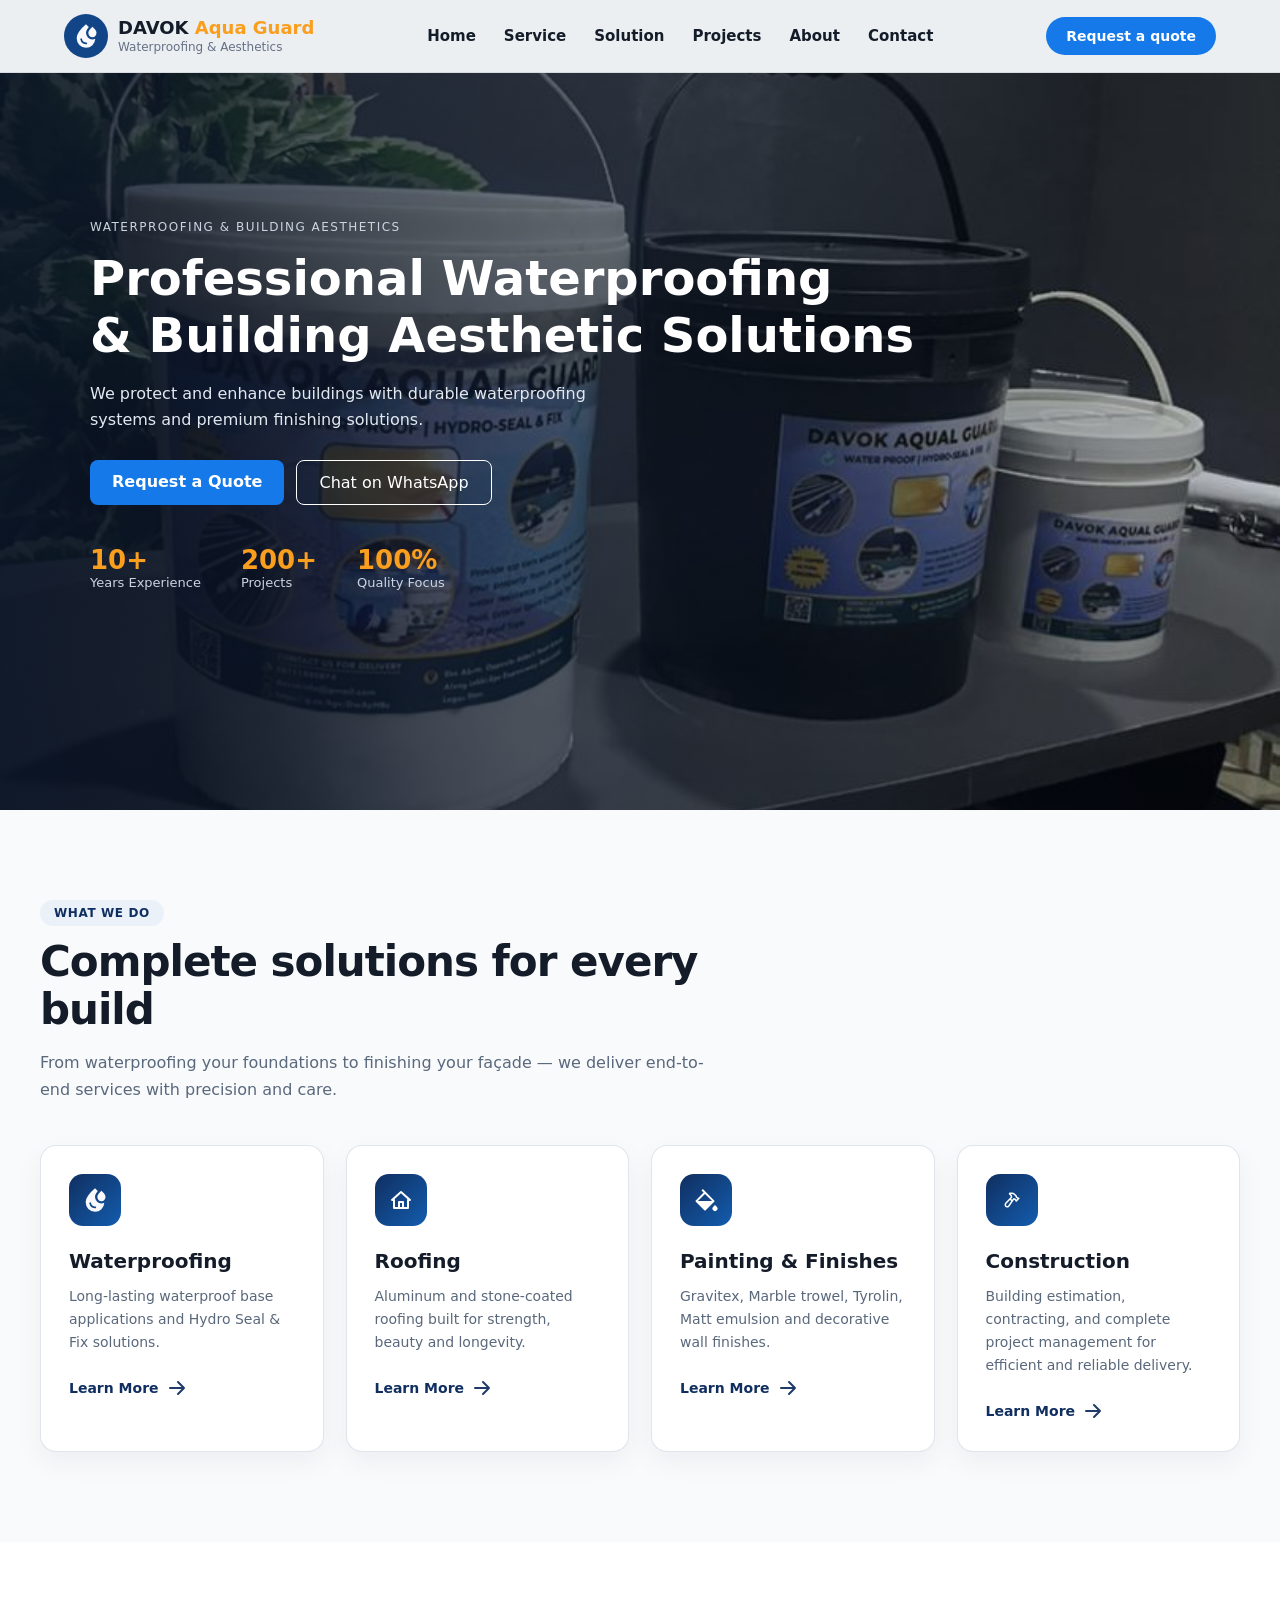
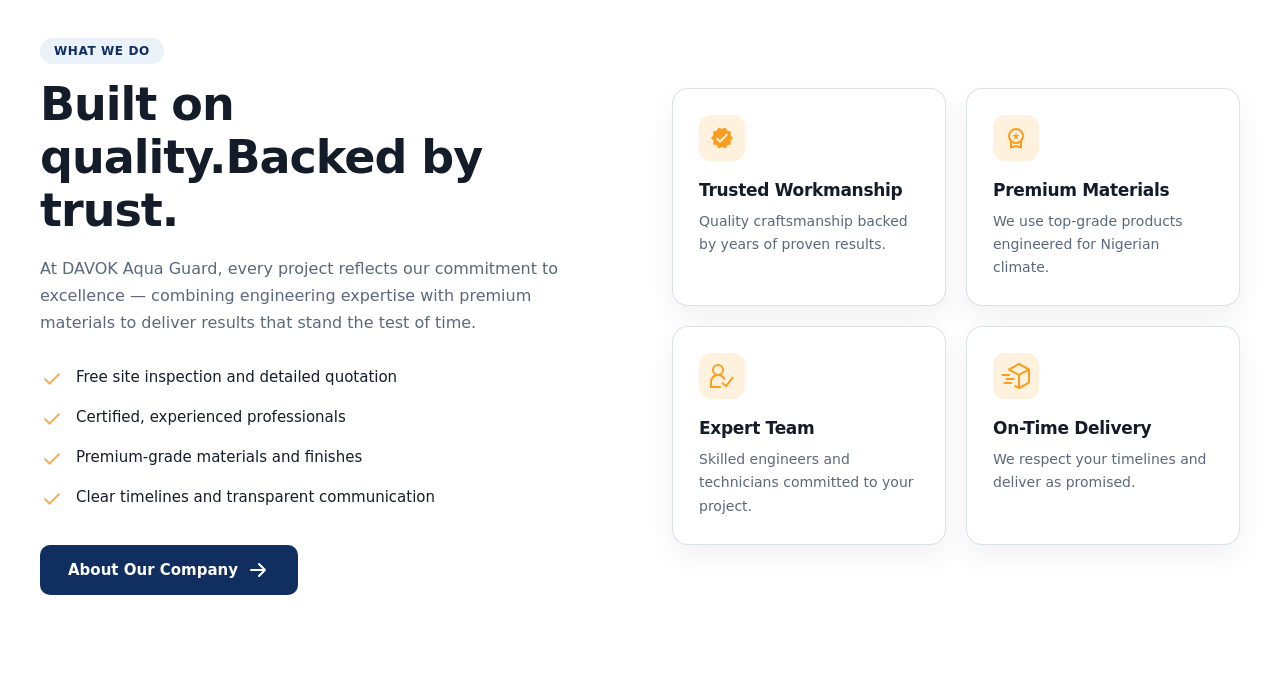
<file: home.html>
<!DOCTYPE html>
<html lang="en">
<head>
    <meta charset="UTF-8">
    <meta name="viewport" content="width=device-width, initial-scale=1.0">
    <title>Davok| Home</title>
    <link rel="stylesheet" href="home.css">
</head>
<body>
   <header class="site_header">
  <div class="header_container">
    <a href="home.html" class="logo_txt">
      <div class="logo">
        <svg xmlns="http://www.w3.org/2000/svg" width="28" height="28" viewBox="0 0 24 24">
          <path fill="#f7f9fc" d="M12 22q-3.425 0-5.712-2.35T4 13.8q0-2.5 1.988-5.437T12 2q.675.575 1.275 1.125t1.175 1.1q-.875 1-1.662 2.363T12 9.3q0 2.375 1.613 4.038T17.5 15q.65 0 1.263-.137t1.212-.463q-.2 3.275-2.45 5.438T12 22m3-10.1q-1-1.1-1-2.6q0-1.05.925-2.45T17.5 4q1.75 1.55 2.625 2.862T21 9.3q0 1.5-1 2.6T17.5 13T15 11.9M12.275 19q.3-.025.513-.238T13 18.25q0-.35-.225-.562T12.2 17.5q-1.025.075-2.175-.562t-1.45-2.313q-.05-.275-.262-.45T7.825 14q-.35 0-.575.263t-.15.612q.425 2.275 2 3.25t3.175.875"/>
        </svg>
      </div>

      <div class="txt">
        <h4>DAVOK <span>Aqua Guard</span></h4>
        <h5>Waterproofing & Aesthetics</h5>
      </div>
    </a>

    <nav class="nav_bar" id="navMenu">
      <a href="home.html">Home</a>
      <a href="#">Service</a>
      <a href="#">Solution</a>
      <a href="#">Projects</a>
      <a href="#">About</a>
      <a href="#">Contact</a>

      <a href="#" class="quote_btn mobile_quote">Request a quote</a>
    </nav>

    <a href="#" class="quote_btn desktop_quote">Request a quote</a>

    <button class="hamburger" id="hamburgerBtn">
      <span></span>
      <span></span>
      <span></span>
    </button>
  </div>
</header>
<!-- Home Page -->
<section class="hero_section">
  <div class="hero_overlay">
    <div class="hero_content">

      <p class="hero_tag">Waterproofing & Building Aesthetics</p>

      <h1>
        Professional Waterproofing <br>
        & <span>Building Aesthetic</span> Solutions
      </h1>

      <p class="hero_text">
        We protect and enhance buildings with durable waterproofing
        systems and premium finishing solutions.
      </p>

      <div class="hero_buttons">
        <a href="#" class="btn_primary">Request a Quote</a>

        <a 
          href="https://wa.me/234XXXXXXXXXX?text=Hello%20DAVOK%20Aqua%20Guard"
          class="btn_secondary"
          target="_blank"
        >
          Chat on WhatsApp
        </a>
      </div>

      <div class="hero_stats">
        <div>
          <h3>10+</h3>
          <p>Years Experience</p>
        </div>

        <div>
          <h3>200+</h3>
          <p>Projects</p>
        </div>

        <div>
          <h3>100%</h3>
          <p>Quality Focus</p>
        </div>
      </div>

    </div>
  </div>
</section>
<!-- What we do section -->
 <section class="w_t_d_section">
<div class="w_t_d_div">
  <div class="w_t_d_div_txt">
    <div class="wtd_original_text">
      What we do
    </div>
    <h2>Complete solutions for every build</h2>
    <p>From waterproofing your foundations to finishing your façade — we deliver end-to-end services with precision and care.</p>
  </div>
  <div class="grid_category">
    <div class="box_category_grid">
      <div class="svg_img">
         <svg xmlns="http://www.w3.org/2000/svg" width="28" height="28" viewBox="0 0 24 24">
          <path fill="#f7f9fc" d="M12 22q-3.425 0-5.712-2.35T4 13.8q0-2.5 1.988-5.437T12 2q.675.575 1.275 1.125t1.175 1.1q-.875 1-1.662 2.363T12 9.3q0 2.375 1.613 4.038T17.5 15q.65 0 1.263-.137t1.212-.463q-.2 3.275-2.45 5.438T12 22m3-10.1q-1-1.1-1-2.6q0-1.05.925-2.45T17.5 4q1.75 1.55 2.625 2.862T21 9.3q0 1.5-1 2.6T17.5 13T15 11.9M12.275 19q.3-.025.513-.238T13 18.25q0-.35-.225-.562T12.2 17.5q-1.025.075-2.175-.562t-1.45-2.313q-.05-.275-.262-.45T7.825 14q-.35 0-.575.263t-.15.612q.425 2.275 2 3.25t3.175.875"/>
        </svg>
      </div>
      <h3>Waterproofing</h3>
      <p>Long-lasting waterproof base applications and Hydro Seal & Fix solutions.</p>
      <a href="#">Learn More 
        <svg xmlns="http://www.w3.org/2000/svg" width="24" height="24" viewBox="0 0 24 24"><path fill="none" stroke="rgb(30, 59, 105)" stroke-linecap="round" stroke-linejoin="round" stroke-width="2" d="M5 12h14m-6 6l6-6m-6-6l6 6"/></svg>
      </a>
    </div>
    <!--  -->
        <div class="box_category_grid">
      <div class="svg_img">
         <svg xmlns="http://www.w3.org/2000/svg" width="20" height="20" viewBox="0 0 20 20"><path fill="#ffffff" fill-rule="evenodd" d="M1 11C.08 11-.352 9.863.336 9.253l9-8a1 1 0 0 1 1.328 0l9 8C20.352 9.863 19.92 11 19 11h-1v7a1 1 0 0 1-1 1H3a1 1 0 0 1-1-1v-7zm6 6v-5a1 1 0 0 1 1-1h4a1 1 0 0 1 1 1v5h3v-7a1 1 0 0 1 .512-.873L10 3.337l-6.512 5.79A1 1 0 0 1 4 10v7zm2 0v-4h2v4z" clip-rule="evenodd"/></svg>
      </div>
      <h3>Roofing</h3>
      <p>Aluminum and stone-coated roofing built for strength, beauty and longevity.</p>
      <a href="#">Learn More 
        <svg xmlns="http://www.w3.org/2000/svg" width="24" height="24" viewBox="0 0 24 24"><path fill="none" stroke="rgb(30, 59, 105)" stroke-linecap="round" stroke-linejoin="round" stroke-width="2" d="M5 12h14m-6 6l6-6m-6-6l6 6"/></svg>
      </a>
    </div>
    <!--  -->
        <div class="box_category_grid">
      <div class="svg_img">
         <svg xmlns="http://www.w3.org/2000/svg" width="24" height="24" viewBox="0 0 24 24"><path fill="#ffffff" d="m19.228 18.732l1.767-1.767l1.768 1.767a2.5 2.5 0 1 1-3.535 0M8.878 1.08l11.314 11.313a1 1 0 0 1 0 1.415l-8.485 8.485a1 1 0 0 1-1.414 0l-8.485-8.485a1 1 0 0 1 0-1.415l7.778-7.778l-2.122-2.121zM11 6.03L3.929 13.1H18.07z"/></svg>
      </div>
      <h3>Painting & Finishes</h3>
      <p>Gravitex, Marble trowel, Tyrolin, Matt emulsion and decorative wall finishes.</p>
      <a href="#">Learn More 
        <svg xmlns="http://www.w3.org/2000/svg" width="24" height="24" viewBox="0 0 24 24"><path fill="none" stroke="rgb(30, 59, 105)" stroke-linecap="round" stroke-linejoin="round" stroke-width="2" d="M5 12h14m-6 6l6-6m-6-6l6 6"/></svg>
      </a>
    </div>
    <!--  -->
        <div class="box_category_grid">
      <div class="svg_img">
         <svg xmlns="http://www.w3.org/2000/svg" width="16" height="16" viewBox="0 0 16 16"><g fill="none"><g clip-path="url(#SVGRVeuBdhT)"><path fill="#ffffff" fill-rule="evenodd" d="M11.245 8.884a1.3 1.3 0 0 0-.084-.347A1.25 1.25 0 0 0 10 7.75l-4.424 6.53A2.777 2.777 0 0 1 .5 12.724v-.075c0-.736.285-1.445.796-1.976L6.75 5v-.158A2.17 2.17 0 0 0 5.55 2.9l-.117-.058A1.236 1.236 0 0 1 5.986.5H7.68a5 5 0 0 1 3.535 1.464L12.75 3.5a2 2 0 0 0 2 2l1 1l-1.06 1.06l-1.38 1.38L12.25 10l-1-1q0-.06-.005-.116m-1.091-5.859l1.164 1.164a3.5 3.5 0 0 0 2.081 2.54l-.973.974A2.75 2.75 0 0 0 10 6.25h-.796l-.446.659l-.65.96l-1.098-.975l.821-.854l.419-.436v-.762A3.67 3.67 0 0 0 6.903 2h.776a3.5 3.5 0 0 1 2.475 1.025M5.969 7.976l1.29 1.146l-2.925 4.317A1.277 1.277 0 0 1 2 12.723v-.075c0-.349.135-.684.377-.936z" clip-rule="evenodd"/></g><defs><clipPath id="SVGRVeuBdhT"><path fill="#ffffff" d="M0 0h16v16H0z"/></clipPath></defs></g></svg>
      </div>
      <h3>Construction</h3>
      <p>Building estimation, contracting, and complete project management for efficient and reliable delivery.</p>
      <a href="#">Learn More 
        <svg xmlns="http://www.w3.org/2000/svg" width="24" height="24" viewBox="0 0 24 24"><path fill="none" stroke="rgb(30, 59, 105)" stroke-linecap="round" stroke-linejoin="round" stroke-width="2" d="M5 12h14m-6 6l6-6m-6-6l6 6"/></svg>
      </a>
    </div>
    <!--  -->
  </div>
</div>
 </section>
 <!-- Quality Backed By Trust Section -->
<section class="q_b_b_t_section">
  <div class="grid_container_quality">
  <div class="q_b_b_t_container">
    <div class="q_b_b_t_div_txt">
      <div class="q_b_b_t_original_text">
      What we do
    </div>
    <h2>Built on quality.Backed by trust.</h2>
    <p>At DAVOK Aqua Guard, every project reflects our commitment to excellence — combining engineering expertise with premium materials to deliver results that stand the test of time.</p>
    </div>
    <ul class="list_w_w_d">
<li><svg xmlns="http://www.w3.org/2000/svg" width="24" height="24" viewBox="0 0 24 24"><path fill="#f8ad47" d="m9.55 18l-5.7-5.7l1.425-1.425L9.55 15.15l9.175-9.175L20.15 7.4z"/></svg> <span>Free site inspection and detailed quotation</span></li>
<li><svg xmlns="http://www.w3.org/2000/svg" width="24" height="24" viewBox="0 0 24 24"><path fill="#f8ad47" d="m9.55 18l-5.7-5.7l1.425-1.425L9.55 15.15l9.175-9.175L20.15 7.4z"/></svg> <span>Certified, experienced professionals</span></li>
<li><svg xmlns="http://www.w3.org/2000/svg" width="24" height="24" viewBox="0 0 24 24"><path fill="#f8ad47" d="m9.55 18l-5.7-5.7l1.425-1.425L9.55 15.15l9.175-9.175L20.15 7.4z"/></svg> <span>Premium-grade materials and finishes</span></li>
<li><svg xmlns="http://www.w3.org/2000/svg" width="24" height="24" viewBox="0 0 24 24"><path fill="#f8ad47" d="m9.55 18l-5.7-5.7l1.425-1.425L9.55 15.15l9.175-9.175L20.15 7.4z"/></svg> <span>Clear timelines and transparent communication</span></li>
    </ul>
    <a href="#" class="w_w_d_a_tag">About Our Company 
      <svg xmlns="http://www.w3.org/2000/svg" width="24" height="24" viewBox="0 0 24 24"><path fill="none" stroke="#fff" stroke-linecap="round" stroke-linejoin="round" stroke-width="2" d="M5 12h14m-6 6l6-6m-6-6l6 6"/></svg>
    </a>
  </div>
     <!-- quality div -->
  <div class="grid_quality">
   <div class="grid_quality_box">
<div class="quality_icon">
  <svg xmlns="http://www.w3.org/2000/svg" width="24" height="24" viewBox="0 0 24 24"><path fill="#f99e1f" d="m23 12l-2.44-2.78l.34-3.68l-3.61-.82l-1.89-3.18L12 3L8.6 1.54L6.71 4.72l-3.61.81l.34 3.68L1 12l2.44 2.78l-.34 3.69l3.61.82l1.89 3.18L12 21l3.4 1.46l1.89-3.18l3.61-.82l-.34-3.68zm-13 5l-4-4l1.41-1.41L10 14.17l6.59-6.59L18 9z"/></svg>
</div>
<h3>Trusted Workmanship</h3>
<p>Quality craftsmanship backed by years of proven results.</p>
   </div>
   <!--  -->
      <div class="grid_quality_box">
<div class="quality_icon">
  <svg xmlns="http://www.w3.org/2000/svg" width="24" height="24" viewBox="0 0 24 24"><path fill="#f99e1f" d="m12 11.925l-1.7 1.3q-.15.125-.3.013t-.1-.288l.65-2.1l-1.75-1.4q-.125-.125-.075-.287T8.95 9h2.15l.65-2.05q.05-.175.25-.175t.25.175L12.9 9h2.125q.175 0 .238.163t-.063.287l-1.775 1.4l.65 2.1q.05.175-.1.288t-.3-.013zM12 21l-4.675 1.55q-.5.175-.913-.125t-.412-.8v-6.35q-.95-1.05-1.475-2.4T4 10q0-3.35 2.325-5.675T12 2t5.675 2.325T20 10q0 1.525-.525 2.875T18 15.275v6.35q0 .5-.413.8t-.912.125zm4.25-6.75Q18 12.5 18 10t-1.75-4.25T12 4T7.75 5.75T6 10t1.75 4.25T12 16t4.25-1.75M8 20.025L12 19l4 1.025v-3.1q-.875.5-1.888.788T12 18t-2.113-.288T8 16.926zm4-1.55"/></svg>
</div>
<h3>Premium Materials</h3>
<p>We use top-grade products engineered for Nigerian climate.</p>
   </div>
   <!--  -->
      <div class="grid_quality_box">
<div class="quality_icon">
  <svg xmlns="http://www.w3.org/2000/svg" width="24" height="24" viewBox="0 0 24 24"><path fill="none" stroke="#f99e1f" stroke-width="2" d="M8 11A5 5 0 1 0 8 1a5 5 0 0 0 0 10Zm6.643 4.696a6.75 6.75 0 0 0-1.62-2.673C11.772 11.76 10.013 11 8 11c-4 0-7 3-7 7v5h10m1-4.176L16.19 22L23 13"/></svg>
</div>
<h3>Expert Team</h3>
<p>Skilled engineers and technicians committed to your project.</p>
   </div>
   <!--  -->
      <div class="grid_quality_box">
<div class="quality_icon">
  <svg xmlns="http://www.w3.org/2000/svg" width="32" height="32" viewBox="0 0 32 32"><path fill="#f99e1f" d="m29.482 8.624l-10-5.5a1 1 0 0 0-.964 0l-10 5.5a1 1 0 0 0 0 1.752L18 15.591V26.31l-3.036-1.67L14 26.391l4.518 2.485a1 1 0 0 0 .964 0l10-5.5A1 1 0 0 0 30 22.5v-13a1 1 0 0 0-.518-.876M19 5.142L26.925 9.5L19 13.858L11.075 9.5Zm9 16.767l-8 4.4V15.59l8-4.4Z"/><path fill="#f99e1f" d="M10 16H2v-2h8zm2 8H4v-2h8zm2-4H6v-2h8z"/></svg>
</div>
<h3>On-Time Delivery</h3>
<p>We respect your timelines and deliver as promised.</p>
   </div>
 <!--  -->
  </div>
  </div>
</section>
    <script src="home.js"></script>
</body>
</html>
</file>
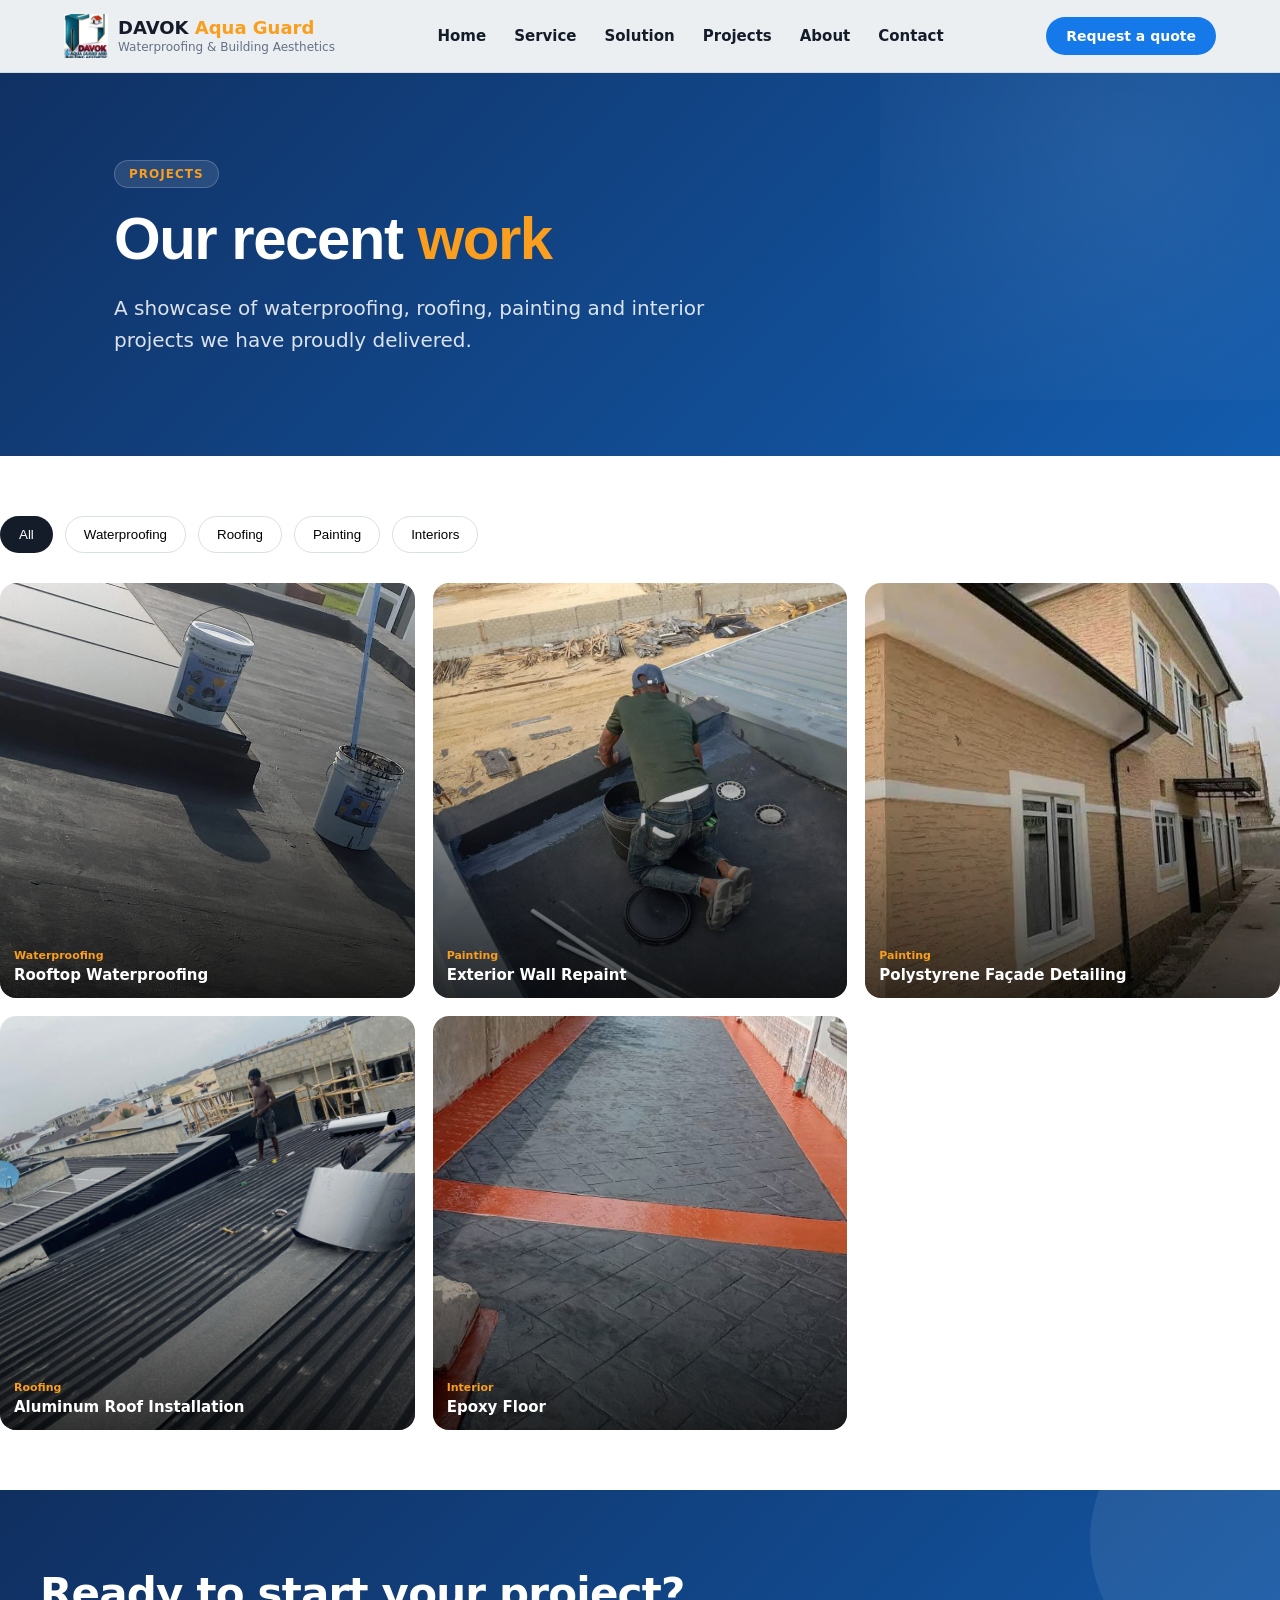
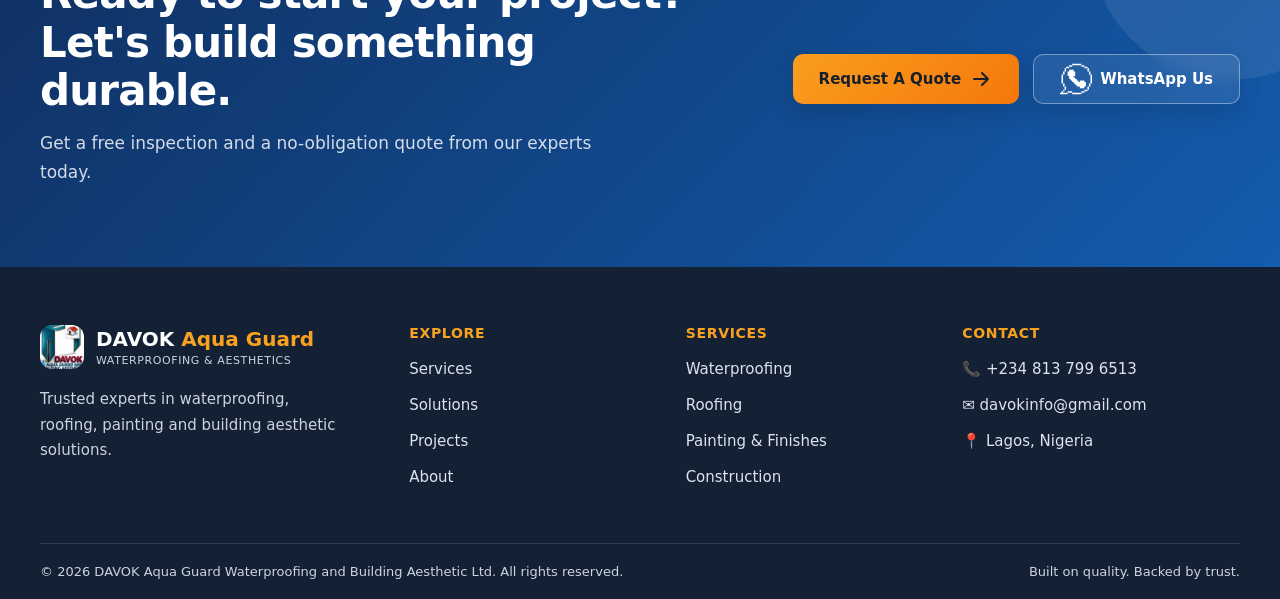
<file: project.html>
<!DOCTYPE html>
<html lang="en">
<head>
    <meta charset="UTF-8">
    <meta name="viewport" content="width=device-width, initial-scale=1.0">
    <title>Projects | Davok Aqua Guard</title>
    <link rel="stylesheet" href="home.css">
    <link rel="stylesheet" href="service.css">
    <link rel="stylesheet" href="project.css">
</head>
<body>
     <header class="site_header">
  <div class="header_container">
    <a href="home.html" class="logo_txt">
      <div class="logo">
       <img src="img/WhatsApp Image 2026-04-27 at 08.42.19 (2).jpeg" alt="DAVOK Aqua Guard Logo">
      </div>

      <div class="txt">
        <h4>DAVOK <span>Aqua Guard</span></h4>
        <h5>Waterproofing & Building Aesthetics</h5>
      </div>
    </a>

    <nav class="nav_bar" id="navMenu">
      <a href="index.html">Home</a>
      <a href="service.html">Service</a>
      <a href="solution.html">Solution</a>
      <a href="project.html">Projects</a>
      <a href="about.html">About</a>
      <a href="contact.html">Contact</a>

      <a href="#" class="quote_btn mobile_quote">Request a quote</a>
    </nav>

    <a href="#" class="quote_btn desktop_quote">Request a quote</a>

    <button class="hamburger" id="hamburgerBtn">
      <span></span>
      <span></span>
      <span></span>
    </button>
  </div>
</header>
<!-- Service Secion Heading Text -->
 <section class="service_heading_section">
  <div class="service_heading_container">
    
    <div class="service_txt_heading">
      Projects
    </div>

    <h1>
      Our recent 
      <span>work</span>
    </h1>

    <p>
     A showcase of waterproofing, roofing, painting and interior projects we have proudly delivered.
    </p>

  </div>
</section>
<section class="project_display_section">

  <!-- FILTER BUTTONS -->
<div class="project_filter">
  <button class="active" data-category="all">All</button>
  <button data-category="waterproofing">Waterproofing</button>
  <button data-category="roofing">Roofing</button>
  <button data-category="painting">Painting</button>
  <button data-category="interiors">Interiors</button>
</div>

  <!-- PROJECT GRID -->
  <div class="project_grid">

    <!-- CARD 1 -->
<div class="project_card" data-category="waterproofing">
  <img src="img/WhatsApp Image 2026-04-27 at 08.42.19.jpeg" alt="">
  <div class="project_overlay">
    <p>Waterproofing</p>
    <h4>Rooftop Waterproofing</h4>
  </div>
</div>

    <!-- CARD 2 -->
    <div class="project_card" data-category="painting">
      <img src="img/WhatsApp Image 2026-04-27 at 08.42.11 (1).jpeg" alt="">
      <div class="project_overlay">
        <p>Painting</p>
        <h4>Exterior Wall Repaint</h4>
      </div>
    </div>

    <!-- CARD 3 -->
    <div class="project_card" data-category="painting">
      <img src="img/WhatsApp Image 2026-04-27 at 08.42.12.jpeg" alt="">
      <div class="project_overlay">
        <p>Painting</p>
        <h4>Polystyrene Façade Detailing</h4>
      </div>
    </div>

    <!-- CARD 4 -->
    <div class="project_card" data-category="roofing">
      <img src="img/WhatsApp Image 2026-04-27 at 08.39.33.jpeg" alt="">
      <div class="project_overlay">
        <p>Roofing</p>
        <h4>Aluminum Roof Installation</h4>
      </div>
    </div>

        <!-- CARD 5 -->
    <div class="project_card" data-category="interiors">
      <img src="img/WhatsApp Image 2026-04-27 at 08.42.08 (1).jpeg" alt="">
      <div class="project_overlay">
        <p>Interior</p>
        <h4>Epoxy Floor</h4>
      </div>
    </div>

  </div>
</section>
<!-- Ready To Start Section -->
 <section class="r_t_s_section">
<div class="r_t_s_container">
  <div class="r_t_s_txt_container">
    <h2>Ready to start your project? Let's build something durable.</h2>
    <p>Get a free inspection and a no-obligation quote from our experts today.</p>
  </div>
  <div class="r_t_s_btn_contact_container">
    <a href="#">Request A Quote
      <svg xmlns="http://www.w3.org/2000/svg" width="24" height="24" viewBox="0 0 24 24"><path fill="none" stroke="#171f2b" stroke-linecap="round" stroke-linejoin="round" stroke-width="2" d="M5 12h14m-6 6l6-6m-6-6l6 6"/></svg>
    </a>
        <a href="https://wa.me/2348111880874?text=Hello%20DAVOK%20Aqua%20Guard" class="w_s_us">
          <svg xmlns="http://www.w3.org/2000/svg" width="32" height="32" viewBox="0 0 32 32"><path fill="#171f2b" d="M30.47 11.43H32v9.14h-1.53Zm-1.52 9.14h1.52v3.05h-1.52Zm0-12.19h1.52v3.05h-1.52Zm-1.53 15.24h1.53v3.04h-1.53Zm0-18.29h1.53v3.05h-1.53Zm-3.04 21.33h3.04v1.53h-3.04Zm0-22.85h3.04v1.52h-3.04Zm0 13.71h-4.57v1.53h-1.53v-1.53h-1.52V16h-1.53v-1.53h-1.52v-1.52h1.52V8.38h-1.52V6.85H9.14v1.53H7.61v4.57h1.53V16h1.52v1.52h1.53v1.53h1.52v1.52h1.52v1.52h1.53v1.53h3.05v1.52h4.57v-1.52h1.52v-4.57h-1.52zm-3.05 10.67h3.05v1.52h-3.05Zm0-25.91h3.05v1.53h-3.05Zm-9.14 27.43h9.14v1.53h-9.14Zm0-28.95h9.14v1.52h-9.14ZM7.61 28.19h4.58v1.52H7.61ZM9.14 2.28h3.05v1.53H9.14ZM6.09 3.81h3.05v1.52H6.09Zm-3.05 25.9v-1.52H1.52v1.52H0v1.53h7.61v-1.53zm1.53-6.09h1.52v3.04H4.57Zm0-18.29h1.52v3.05H4.57ZM3.04 26.66h1.53v1.53H3.04Zm0-6.09h1.53v3.05H3.04Zm0-12.19h1.53v3.05H3.04Zm-1.52 3.05h1.52v9.14H1.52Z"/></svg>
           WhatsApp Us 
    </a>
  </div>
</div>
 </section>
 <!-- Footer -->
  <footer class="footer">
  <div class="footer_container">

    <div class="footer_brand">
      <div class="flex_logo">
        <div class="logo_img">
          <img src="img/WhatsApp Image 2026-04-27 at 08.42.19 (2).jpeg" alt="DAVOK Aqua Guard Logo">
        </div>

        <div>
          <h3>DAVOK <span>Aqua Guard</span></h3>
          <p>Waterproofing & Aesthetics</p>
        </div>
      </div>

      <p class="footer_desc">
        Trusted experts in waterproofing, roofing, painting and building aesthetic solutions.
      </p>
    </div>

    <div class="footer_col">
      <h4>Explore</h4>
      <a href="service.html">Services</a>
      <a href="solution.html">Solutions</a>
      <a href="project.html">Projects</a>
      <a href="about.html">About</a>
    </div>

    <div class="footer_col">
      <h4>Services</h4>
      <a href="service.html">Waterproofing</a>
      <a href="service.html">Roofing</a>
      <a href="service.html">Painting & Finishes</a>
      <a href="service.html">Construction</a>
    </div>

    <div class="footer_col">
      <h4>Contact</h4>
      <p>📞 +234 813 799 6513</p>
      <p>✉️ davokinfo@gmail.com</p>
      <p>📍 Lagos, Nigeria</p>
    </div>

  </div>

  <div class="footer_bottom">
    <p>© 2026 DAVOK Aqua Guard Waterproofing and Building Aesthetic Ltd. All rights reserved.</p>
    <p>Built on quality. Backed by trust.</p>
  </div>
</footer>
    <script src="home.js"></script>
    <script src="project.js"></script>
</body>
</html>
</file>
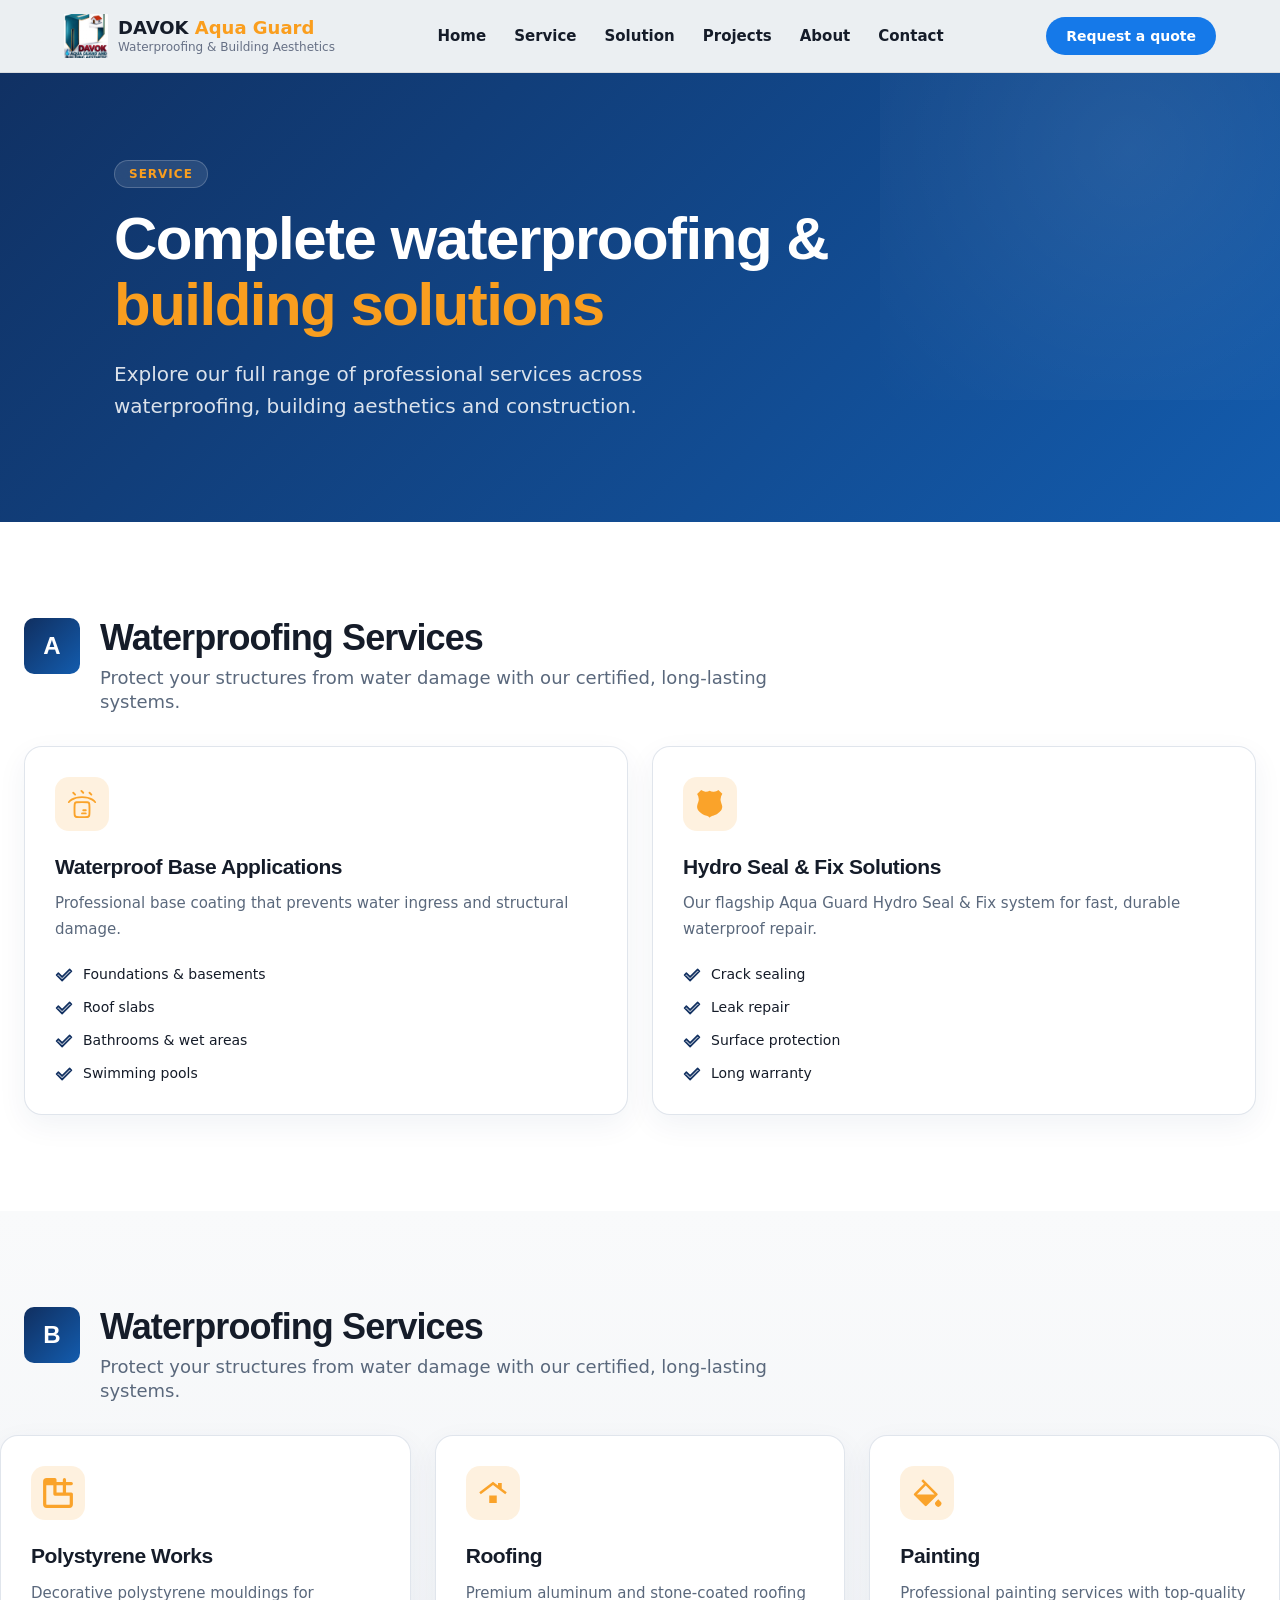
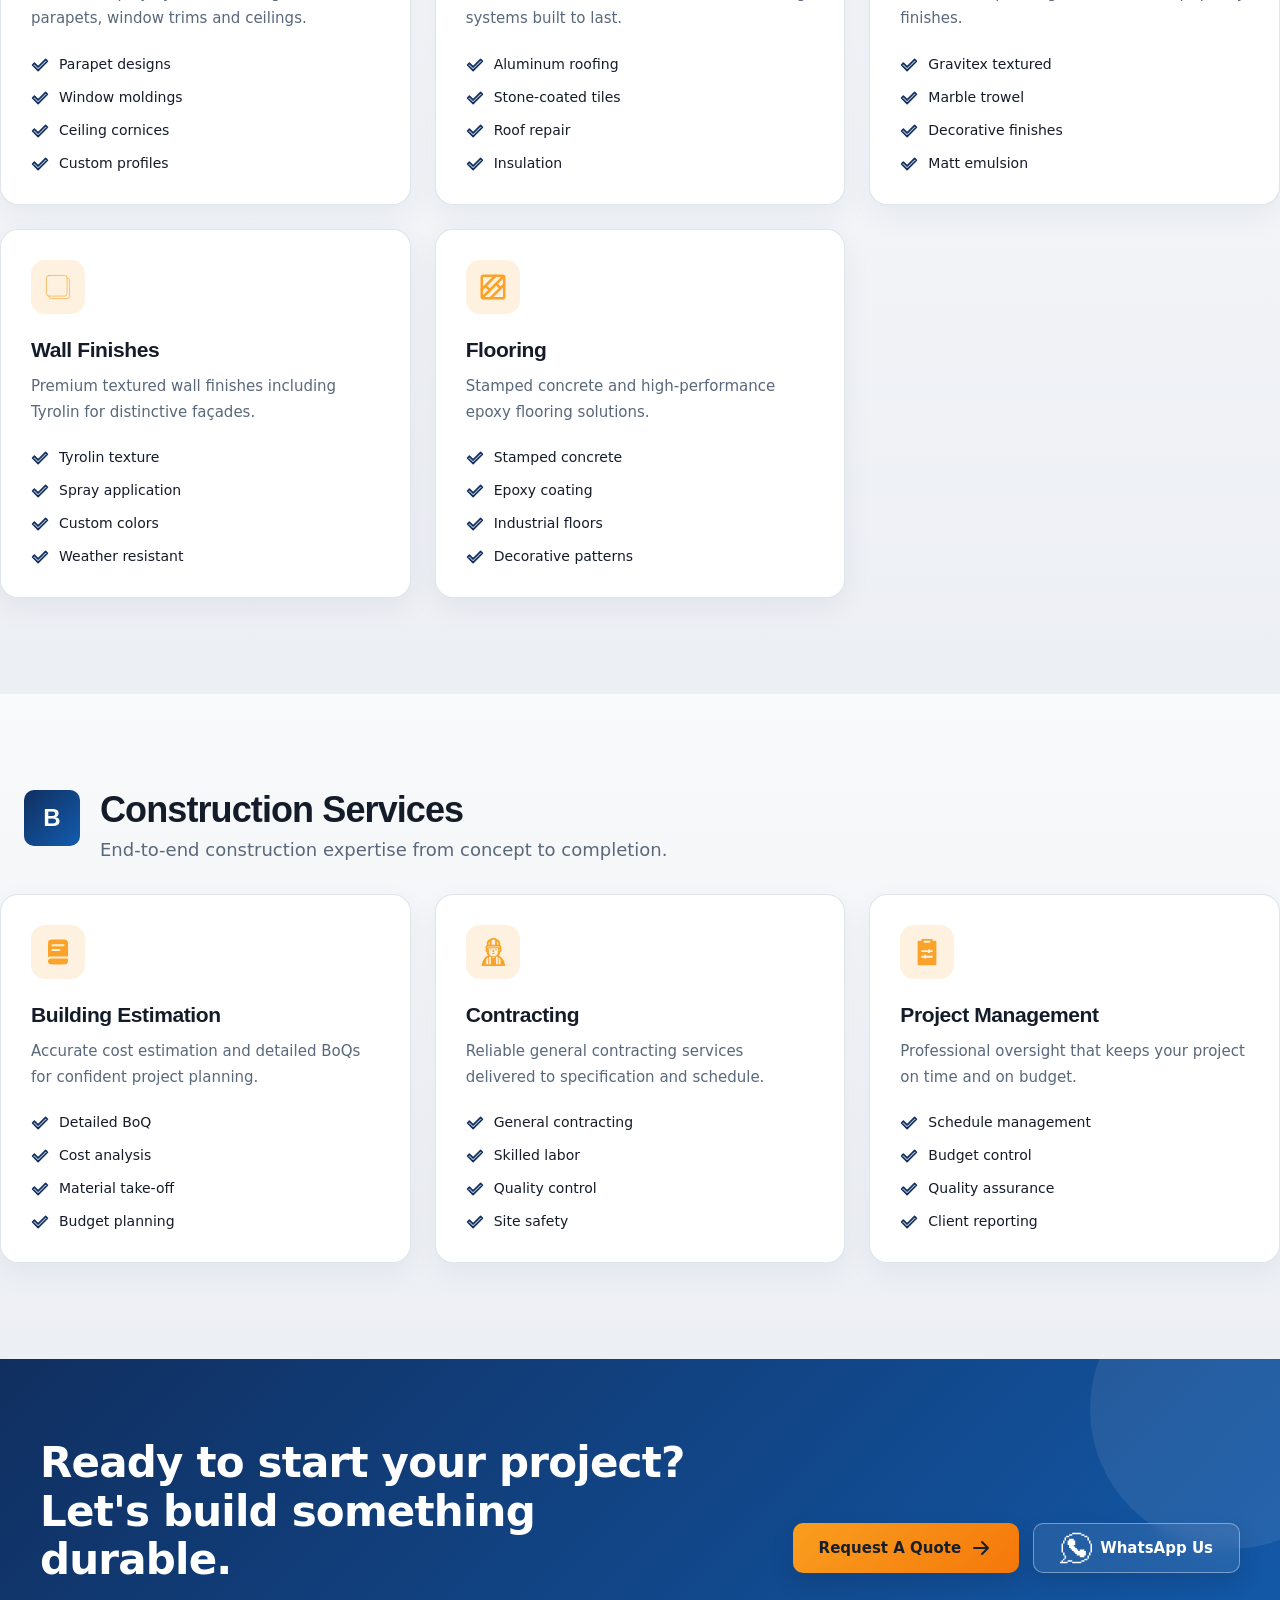
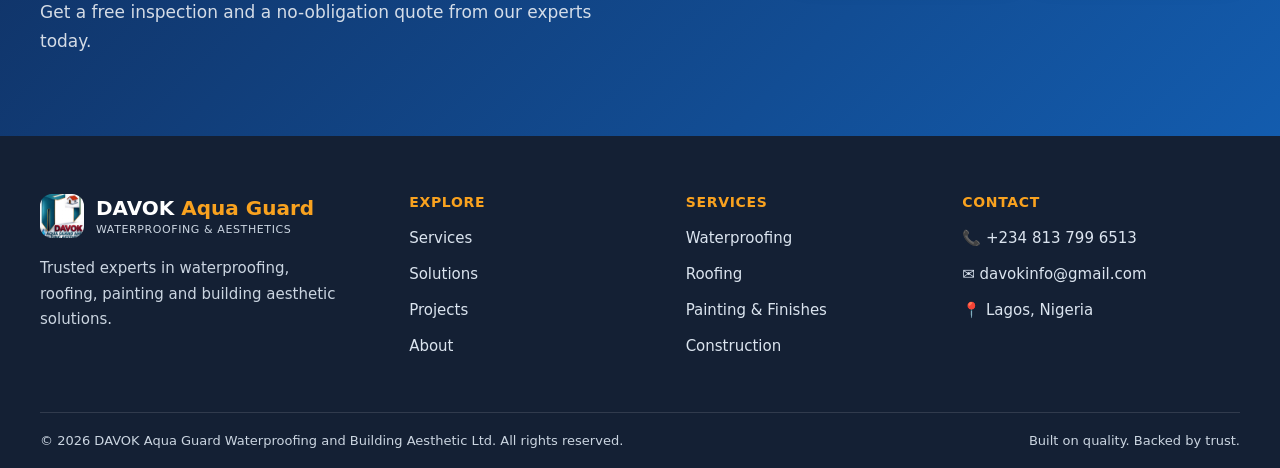
<file: service.html>
<!DOCTYPE html>
<html lang="en">
<head>
    <meta charset="UTF-8">
    <meta name="viewport" content="width=device-width, initial-scale=1.0">
    <title>Services | Davok Aqua Guard</title>
    <link rel="stylesheet" href="home.css">
    <link rel="stylesheet" href="service.css">
</head>
<body>
    <header class="site_header">
  <div class="header_container">
    <a href="home.html" class="logo_txt">
      <div class="logo">
       <img src="img/WhatsApp Image 2026-04-27 at 08.42.19 (2).jpeg" alt="DAVOK Aqua Guard Logo">
      </div>

      <div class="txt">
        <h4>DAVOK <span>Aqua Guard</span></h4>
        <h5>Waterproofing & Building Aesthetics</h5>
      </div>
    </a>

    <nav class="nav_bar" id="navMenu">
      <a href="index.html">Home</a>
      <a href="service.html">Service</a>
      <a href="solution.html">Solution</a>
      <a href="project.html">Projects</a>
      <a href="about.html">About</a>
      <a href="contact.html">Contact</a>

      <a href="#" class="quote_btn mobile_quote">Request a quote</a>
    </nav>

    <a href="#" class="quote_btn desktop_quote">Request a quote</a>

    <button class="hamburger" id="hamburgerBtn">
      <span></span>
      <span></span>
      <span></span>
    </button>
  </div>
</header>
<!-- Service Secion Heading Text -->
 <section class="service_heading_section">
  <div class="service_heading_container">
    
    <div class="service_txt_heading">
      Service
    </div>

    <h1>
      Complete waterproofing & 
      <span>building solutions</span>
    </h1>

    <p>
      Explore our full range of professional services across waterproofing, 
      building aesthetics and construction.
    </p>

  </div>
</section>
<!-- Waterproofing Service Section -->
 <section class="waterproof_section">
<div class="waterproof_container">
  <div class="inner_container_waterproof">
    <div class="flex_heading_txt_div">
      <div class="a_waterproofing_letter">A</div>
      <div class="waterproof_letter_txt_div">
      <h2>Waterproofing Services</h2>
      <p>Protect your structures from water damage with our certified, long-lasting systems.</p>
      </div>
    </div>
    <div class="box_category_waterproofing">
      <div class="box_cate_waterproofing">
        <div class="icon_box">
          <svg xmlns="http://www.w3.org/2000/svg" width="48" height="48" viewBox="0 0 48 48"><g fill="none" stroke="#faa32a" stroke-linecap="round" stroke-width="3"><path d="M12.28 41.493a3.46 3.46 0 0 0 3.227 3.228c1.902.14 4.731.279 8.493.279s6.59-.139 8.493-.28a3.46 3.46 0 0 0 3.228-3.227C35.86 39.591 36 36.762 36 33s-.139-6.59-.28-8.493a3.46 3.46 0 0 0-3.227-3.228C30.591 21.14 27.762 21 24 21s-6.59.139-8.493.28a3.46 3.46 0 0 0-3.228 3.227C12.14 26.409 12 29.238 12 33s.139 6.59.28 8.493ZM30 39h-6m6-5h-4M23 3l3 3m10 0l3 3M10 6l3 3"/><path stroke-linejoin="round" d="M3 21s5-8 21-8s21 8 21 8"/></g></svg>
        </div>
        <h3>Waterproof Base Applications</h3>
        <p>Professional base coating that prevents water ingress and structural damage.</p>
        <ul class="cate_">
         <li>
          <svg xmlns="http://www.w3.org/2000/svg" width="18" height="18" viewBox="0 0 48 48"><defs><mask id="SVG6XSMvrWP"><path fill="#555555" fill-rule="evenodd" stroke="#fff" stroke-linecap="round" stroke-linejoin="round" stroke-width="4" d="m4 24l5-5l10 10L39 9l5 5l-25 25z" clip-rule="evenodd"/></mask></defs><path fill="#102f60" d="M0 0h48v48H0z" mask="url(#SVG6XSMvrWP)"/></svg>
        Foundations & basements 
        </li>
        <li class="cart_space">
          <svg xmlns="http://www.w3.org/2000/svg" width="18" height="18" viewBox="0 0 48 48"><defs><mask id="SVG6XSMvrWP"><path fill="#555555" fill-rule="evenodd" stroke="#fff" stroke-linecap="round" stroke-linejoin="round" stroke-width="4" d="m4 24l5-5l10 10L39 9l5 5l-25 25z" clip-rule="evenodd"/></mask></defs><path fill="#102f60" d="M0 0h48v48H0z" mask="url(#SVG6XSMvrWP)"/></svg>
        Roof slabs
        </li>
        <li class="cart_space">
          <svg xmlns="http://www.w3.org/2000/svg" width="18" height="18" viewBox="0 0 48 48"><defs><mask id="SVG6XSMvrWP"><path fill="#555555" fill-rule="evenodd" stroke="#fff" stroke-linecap="round" stroke-linejoin="round" stroke-width="4" d="m4 24l5-5l10 10L39 9l5 5l-25 25z" clip-rule="evenodd"/></mask></defs><path fill="#102f60" d="M0 0h48v48H0z" mask="url(#SVG6XSMvrWP)"/></svg>
        Bathrooms & wet areas
        </li>
        <li class="cart_space">
          <svg xmlns="http://www.w3.org/2000/svg" width="18" height="18" viewBox="0 0 48 48"><defs><mask id="SVG6XSMvrWP"><path fill="#555555" fill-rule="evenodd" stroke="#fff" stroke-linecap="round" stroke-linejoin="round" stroke-width="4" d="m4 24l5-5l10 10L39 9l5 5l-25 25z" clip-rule="evenodd"/></mask></defs><path fill="#102f60" d="M0 0h48v48H0z" mask="url(#SVG6XSMvrWP)"/></svg>
        Swimming pools
        </li>
        </ul>
      </div>
      <!-- 2 -->
        <div class="box_cate_waterproofing">
        <div class="icon_box">
          <svg xmlns="http://www.w3.org/2000/svg" width="50" height="50" viewBox="0 0 50 50"><path fill="#faa32a" d="M42.56 17.108c.278-3.306 1.275-6.341 3.03-9.124L38.856 1.5c-2.127 1.763-4.551 2.74-7.295 2.912c-2.516.219-4.9-.241-7.144-1.383c-2.306 1.104-4.681 1.567-7.156 1.383a13.25 13.25 0 0 1-6.943-2.644L3.567 8.25c1.661 2.822 2.586 5.775 2.767 8.858c.086 1.419-.334 3.375-1.279 5.9a42 42 0 0 0-1.123 3.63c-.236 1.009-.383 1.827-.433 2.442c-.034 2.691.75 5.121 2.358 7.282c1.257 1.577 3.33 3.319 6.208 5.224c3.148 1.543 5.585 2.544 7.292 2.971l1.416.635c.445.204.922.405 1.419.623c1.075.62 1.828 1.291 2.225 1.984c.488-.751 1.259-1.404 2.283-1.984a50 50 0 0 0 1.826-.797l1.069-.46c.365-.173.842-.373 1.422-.594a84 84 0 0 1 2.164-.791c1.663-.566 2.874-1.103 3.643-1.587c2.792-1.904 4.833-3.619 6.132-5.15c1.665-2.168 2.475-4.61 2.438-7.354c-.099-1.23-.64-3.196-1.622-5.875c-.934-2.611-1.347-4.637-1.212-6.099"/></svg>
        </div>
        <h3>Hydro Seal & Fix Solutions</h3>
        <p>Our flagship Aqua Guard Hydro Seal & Fix system for fast, durable waterproof repair.</p>
        <ul class="cate_">
         <li>
          <svg xmlns="http://www.w3.org/2000/svg" width="18" height="18" viewBox="0 0 48 48"><defs><mask id="SVG6XSMvrWP"><path fill="#555555" fill-rule="evenodd" stroke="#fff" stroke-linecap="round" stroke-linejoin="round" stroke-width="4" d="m4 24l5-5l10 10L39 9l5 5l-25 25z" clip-rule="evenodd"/></mask></defs><path fill="#102f60" d="M0 0h48v48H0z" mask="url(#SVG6XSMvrWP)"/></svg>
        Crack sealing 
        </li>
        <li class="cart_space">
          <svg xmlns="http://www.w3.org/2000/svg" width="18" height="18" viewBox="0 0 48 48"><defs><mask id="SVG6XSMvrWP"><path fill="#555555" fill-rule="evenodd" stroke="#fff" stroke-linecap="round" stroke-linejoin="round" stroke-width="4" d="m4 24l5-5l10 10L39 9l5 5l-25 25z" clip-rule="evenodd"/></mask></defs><path fill="#102f60" d="M0 0h48v48H0z" mask="url(#SVG6XSMvrWP)"/></svg>
        Leak repair
        </li>
        <li class="cart_space">
          <svg xmlns="http://www.w3.org/2000/svg" width="18" height="18" viewBox="0 0 48 48"><defs><mask id="SVG6XSMvrWP"><path fill="#555555" fill-rule="evenodd" stroke="#fff" stroke-linecap="round" stroke-linejoin="round" stroke-width="4" d="m4 24l5-5l10 10L39 9l5 5l-25 25z" clip-rule="evenodd"/></mask></defs><path fill="#102f60" d="M0 0h48v48H0z" mask="url(#SVG6XSMvrWP)"/></svg>
        Surface protection
        </li>
        <li class="cart_space">
          <svg xmlns="http://www.w3.org/2000/svg" width="18" height="18" viewBox="0 0 48 48"><defs><mask id="SVG6XSMvrWP"><path fill="#555555" fill-rule="evenodd" stroke="#fff" stroke-linecap="round" stroke-linejoin="round" stroke-width="4" d="m4 24l5-5l10 10L39 9l5 5l-25 25z" clip-rule="evenodd"/></mask></defs><path fill="#102f60" d="M0 0h48v48H0z" mask="url(#SVG6XSMvrWP)"/></svg>
        Long warranty
        </li>
        </ul>
      </div>
      <!--  -->
    </div>
  </div>
</div>
 </section>
 <!-- Building Aesthetic Section -->
 <section class="building_section">
<div class="building_container">
  <div class="inner_container_building">
  <div class="flex_heading_txt_div">
     <div class="a_building_letter">B</div>
           <div class="building_letter_txt_div">
      <h2>Waterproofing Services</h2>
      <p>Protect your structures from water damage with our certified, long-lasting systems.</p>
      </div>
  </div>
  </div>
</div>
    <div class="box_category_building">
      <div class="box_cate_waterproofing">
        <div class="icon_box">
         <svg xmlns="http://www.w3.org/2000/svg" width="14" height="14" viewBox="0 0 14 14"><path fill="#faa32a" fill-rule="evenodd" d="M1.54 12.255V3.334h3.277v4.144c0 .414.336.75.75.75h4.25a.75.75 0 0 0 .365 0h2.278v4.027a.205.205 0 0 1-.206.205H1.745a.205.205 0 0 1-.205-.206m9.21-5.527h2.46a.75.75 0 0 1 .75.75v4.777a1.705 1.705 0 0 1-1.705 1.705H1.745A1.705 1.705 0 0 1 .04 12.254V1.745A1.705 1.705 0 0 1 1.745.04h3.822a.75.75 0 0 1 .75.75v1.044H9.25V.79a.75.75 0 0 1 1.5 0v1.044h2.46a.75.75 0 0 1 0 1.5h-2.46zm-1.5 0V3.334H6.317v3.394z" clip-rule="evenodd"/></svg>
        </div>
        <h3>Polystyrene Works</h3>
        <p>Decorative polystyrene mouldings for parapets, window trims and ceilings.</p>
        <ul class="cate_">
         <li>
          <svg xmlns="http://www.w3.org/2000/svg" width="18" height="18" viewBox="0 0 48 48"><defs><mask id="SVG6XSMvrWP"><path fill="#555555" fill-rule="evenodd" stroke="#fff" stroke-linecap="round" stroke-linejoin="round" stroke-width="4" d="m4 24l5-5l10 10L39 9l5 5l-25 25z" clip-rule="evenodd"/></mask></defs><path fill="#102f60" d="M0 0h48v48H0z" mask="url(#SVG6XSMvrWP)"/></svg>
        Parapet designs
        </li>
        <li class="cart_space">
          <svg xmlns="http://www.w3.org/2000/svg" width="18" height="18" viewBox="0 0 48 48"><defs><mask id="SVG6XSMvrWP"><path fill="#555555" fill-rule="evenodd" stroke="#fff" stroke-linecap="round" stroke-linejoin="round" stroke-width="4" d="m4 24l5-5l10 10L39 9l5 5l-25 25z" clip-rule="evenodd"/></mask></defs><path fill="#102f60" d="M0 0h48v48H0z" mask="url(#SVG6XSMvrWP)"/></svg>
        Window moldings
        </li>
        <li class="cart_space">
          <svg xmlns="http://www.w3.org/2000/svg" width="18" height="18" viewBox="0 0 48 48"><defs><mask id="SVG6XSMvrWP"><path fill="#555555" fill-rule="evenodd" stroke="#fff" stroke-linecap="round" stroke-linejoin="round" stroke-width="4" d="m4 24l5-5l10 10L39 9l5 5l-25 25z" clip-rule="evenodd"/></mask></defs><path fill="#102f60" d="M0 0h48v48H0z" mask="url(#SVG6XSMvrWP)"/></svg>
        Ceiling cornices
        </li>
        <li class="cart_space">
          <svg xmlns="http://www.w3.org/2000/svg" width="18" height="18" viewBox="0 0 48 48"><defs><mask id="SVG6XSMvrWP"><path fill="#555555" fill-rule="evenodd" stroke="#fff" stroke-linecap="round" stroke-linejoin="round" stroke-width="4" d="m4 24l5-5l10 10L39 9l5 5l-25 25z" clip-rule="evenodd"/></mask></defs><path fill="#102f60" d="M0 0h48v48H0z" mask="url(#SVG6XSMvrWP)"/></svg>
        Custom profiles
        </li>
        </ul>
      </div>
      <!-- 2 -->
        <div class="box_cate_waterproofing">
        <div class="icon_box">
          <svg xmlns="http://www.w3.org/2000/svg" width="24" height="24" viewBox="0 0 24 24"><path fill="#faa32a" d="M9 20v-6h6v6zm-6.8-7L1 11.4L12 3l4 3.05V4h3v4.35l4 3.05l-1.2 1.6L12 5.525z"/></svg>
        </div>
        <h3>Roofing</h3>
        <p>Premium aluminum and stone-coated roofing systems built to last.</p>
        <ul class="cate_">
         <li>
          <svg xmlns="http://www.w3.org/2000/svg" width="18" height="18" viewBox="0 0 48 48"><defs><mask id="SVG6XSMvrWP"><path fill="#555555" fill-rule="evenodd" stroke="#fff" stroke-linecap="round" stroke-linejoin="round" stroke-width="4" d="m4 24l5-5l10 10L39 9l5 5l-25 25z" clip-rule="evenodd"/></mask></defs><path fill="#102f60" d="M0 0h48v48H0z" mask="url(#SVG6XSMvrWP)"/></svg>
        Aluminum roofing
        </li>
        <li class="cart_space">
          <svg xmlns="http://www.w3.org/2000/svg" width="18" height="18" viewBox="0 0 48 48"><defs><mask id="SVG6XSMvrWP"><path fill="#555555" fill-rule="evenodd" stroke="#fff" stroke-linecap="round" stroke-linejoin="round" stroke-width="4" d="m4 24l5-5l10 10L39 9l5 5l-25 25z" clip-rule="evenodd"/></mask></defs><path fill="#102f60" d="M0 0h48v48H0z" mask="url(#SVG6XSMvrWP)"/></svg>
        Stone-coated tiles
        </li>
        <li class="cart_space">
          <svg xmlns="http://www.w3.org/2000/svg" width="18" height="18" viewBox="0 0 48 48"><defs><mask id="SVG6XSMvrWP"><path fill="#555555" fill-rule="evenodd" stroke="#fff" stroke-linecap="round" stroke-linejoin="round" stroke-width="4" d="m4 24l5-5l10 10L39 9l5 5l-25 25z" clip-rule="evenodd"/></mask></defs><path fill="#102f60" d="M0 0h48v48H0z" mask="url(#SVG6XSMvrWP)"/></svg>
        Roof repair
        </li>
        <li class="cart_space">
          <svg xmlns="http://www.w3.org/2000/svg" width="18" height="18" viewBox="0 0 48 48"><defs><mask id="SVG6XSMvrWP"><path fill="#555555" fill-rule="evenodd" stroke="#fff" stroke-linecap="round" stroke-linejoin="round" stroke-width="4" d="m4 24l5-5l10 10L39 9l5 5l-25 25z" clip-rule="evenodd"/></mask></defs><path fill="#102f60" d="M0 0h48v48H0z" mask="url(#SVG6XSMvrWP)"/></svg>
        Insulation
        </li>
        </ul>
      </div>
      <!-- 3 -->
        <div class="box_cate_waterproofing">
        <div class="icon_box">
          <svg xmlns="http://www.w3.org/2000/svg" width="24" height="24" viewBox="0 0 24 24"><path fill="#faa32a" d="m19.228 18.732l1.767-1.767l1.768 1.767a2.5 2.5 0 1 1-3.535 0M8.878 1.08l11.314 11.313a1 1 0 0 1 0 1.415l-8.485 8.485a1 1 0 0 1-1.414 0l-8.485-8.485a1 1 0 0 1 0-1.415l7.778-7.778l-2.122-2.121zM11 6.03L3.929 13.1H18.07z"/></svg>
        </div>
        <h3>Painting</h3>
        <p>Professional painting services with top-quality finishes.</p>
        <ul class="cate_">
         <li>
          <svg xmlns="http://www.w3.org/2000/svg" width="18" height="18" viewBox="0 0 48 48"><defs><mask id="SVG6XSMvrWP"><path fill="#555555" fill-rule="evenodd" stroke="#fff" stroke-linecap="round" stroke-linejoin="round" stroke-width="4" d="m4 24l5-5l10 10L39 9l5 5l-25 25z" clip-rule="evenodd"/></mask></defs><path fill="#102f60" d="M0 0h48v48H0z" mask="url(#SVG6XSMvrWP)"/></svg>
        Gravitex textured 
        </li>
        <li class="cart_space">
          <svg xmlns="http://www.w3.org/2000/svg" width="18" height="18" viewBox="0 0 48 48"><defs><mask id="SVG6XSMvrWP"><path fill="#555555" fill-rule="evenodd" stroke="#fff" stroke-linecap="round" stroke-linejoin="round" stroke-width="4" d="m4 24l5-5l10 10L39 9l5 5l-25 25z" clip-rule="evenodd"/></mask></defs><path fill="#102f60" d="M0 0h48v48H0z" mask="url(#SVG6XSMvrWP)"/></svg>
        Marble trowel

        </li>
        <li class="cart_space">
          <svg xmlns="http://www.w3.org/2000/svg" width="18" height="18" viewBox="0 0 48 48"><defs><mask id="SVG6XSMvrWP"><path fill="#555555" fill-rule="evenodd" stroke="#fff" stroke-linecap="round" stroke-linejoin="round" stroke-width="4" d="m4 24l5-5l10 10L39 9l5 5l-25 25z" clip-rule="evenodd"/></mask></defs><path fill="#102f60" d="M0 0h48v48H0z" mask="url(#SVG6XSMvrWP)"/></svg>
        Decorative finishes
        </li>
        <li class="cart_space">
          <svg xmlns="http://www.w3.org/2000/svg" width="18" height="18" viewBox="0 0 48 48"><defs><mask id="SVG6XSMvrWP"><path fill="#555555" fill-rule="evenodd" stroke="#fff" stroke-linecap="round" stroke-linejoin="round" stroke-width="4" d="m4 24l5-5l10 10L39 9l5 5l-25 25z" clip-rule="evenodd"/></mask></defs><path fill="#102f60" d="M0 0h48v48H0z" mask="url(#SVG6XSMvrWP)"/></svg>
        Matt emulsion
        </li>
        </ul>
      </div>
      <!-- 4 -->
        <div class="box_cate_waterproofing">
        <div class="icon_box">
          <svg xmlns="http://www.w3.org/2000/svg" width="48" height="48" viewBox="0 0 48 48"><path fill="none" stroke="#faa32a" stroke-linecap="round" stroke-linejoin="round" d="M38.5 9.5c2.21 0 4 1.79 4 4v25c0 2.21-1.79 4-4 4h-25c-2.21 0-4-1.79-4-4" stroke-width="1"/><rect width="33" height="33" x="5.5" y="5.5" fill="none" stroke="#faa32a" stroke-linecap="round" stroke-linejoin="round" rx="4" ry="4" stroke-width="1"/></svg>
        </div>
        <h3>Wall Finishes</h3>
        <p>Premium textured wall finishes including Tyrolin for distinctive façades.</p>
        <ul class="cate_">
         <li>
          <svg xmlns="http://www.w3.org/2000/svg" width="18" height="18" viewBox="0 0 48 48"><defs><mask id="SVG6XSMvrWP"><path fill="#555555" fill-rule="evenodd" stroke="#fff" stroke-linecap="round" stroke-linejoin="round" stroke-width="4" d="m4 24l5-5l10 10L39 9l5 5l-25 25z" clip-rule="evenodd"/></mask></defs><path fill="#102f60" d="M0 0h48v48H0z" mask="url(#SVG6XSMvrWP)"/></svg>
        Tyrolin texture
        </li>
        <li class="cart_space">
          <svg xmlns="http://www.w3.org/2000/svg" width="18" height="18" viewBox="0 0 48 48"><defs><mask id="SVG6XSMvrWP"><path fill="#555555" fill-rule="evenodd" stroke="#fff" stroke-linecap="round" stroke-linejoin="round" stroke-width="4" d="m4 24l5-5l10 10L39 9l5 5l-25 25z" clip-rule="evenodd"/></mask></defs><path fill="#102f60" d="M0 0h48v48H0z" mask="url(#SVG6XSMvrWP)"/></svg>
        Spray application
        </li>
        <li class="cart_space">
          <svg xmlns="http://www.w3.org/2000/svg" width="18" height="18" viewBox="0 0 48 48"><defs><mask id="SVG6XSMvrWP"><path fill="#555555" fill-rule="evenodd" stroke="#fff" stroke-linecap="round" stroke-linejoin="round" stroke-width="4" d="m4 24l5-5l10 10L39 9l5 5l-25 25z" clip-rule="evenodd"/></mask></defs><path fill="#102f60" d="M0 0h48v48H0z" mask="url(#SVG6XSMvrWP)"/></svg>
        Custom colors
        </li>
        <li class="cart_space">
          <svg xmlns="http://www.w3.org/2000/svg" width="18" height="18" viewBox="0 0 48 48"><defs><mask id="SVG6XSMvrWP"><path fill="#555555" fill-rule="evenodd" stroke="#fff" stroke-linecap="round" stroke-linejoin="round" stroke-width="4" d="m4 24l5-5l10 10L39 9l5 5l-25 25z" clip-rule="evenodd"/></mask></defs><path fill="#102f60" d="M0 0h48v48H0z" mask="url(#SVG6XSMvrWP)"/></svg>
        Weather resistant
        </li>
        </ul>
      </div>
      <!-- 5 -->
        <div class="box_cate_waterproofing">
        <div class="icon_box">
          <svg xmlns="http://www.w3.org/2000/svg" width="48" height="48" viewBox="0 0 48 48"><g fill="none" stroke="#faa32a" stroke-linejoin="round" stroke-width="4"><rect width="36" height="36" x="6" y="6" rx="3"/><path stroke-linecap="round" d="M28 6L6 28m36-8L20 42M40 8L8 40m4-18l7 7m10-10l7 7"/></g></svg>
        </div>
        <h3>Flooring</h3>
        <p>Stamped concrete and high-performance epoxy flooring solutions.</p>
        <ul class="cate_">
         <li>
          <svg xmlns="http://www.w3.org/2000/svg" width="18" height="18" viewBox="0 0 48 48"><defs><mask id="SVG6XSMvrWP"><path fill="#555555" fill-rule="evenodd" stroke="#fff" stroke-linecap="round" stroke-linejoin="round" stroke-width="4" d="m4 24l5-5l10 10L39 9l5 5l-25 25z" clip-rule="evenodd"/></mask></defs><path fill="#102f60" d="M0 0h48v48H0z" mask="url(#SVG6XSMvrWP)"/></svg>
        Stamped concrete 
        </li>
        <li class="cart_space">
          <svg xmlns="http://www.w3.org/2000/svg" width="18" height="18" viewBox="0 0 48 48"><defs><mask id="SVG6XSMvrWP"><path fill="#555555" fill-rule="evenodd" stroke="#fff" stroke-linecap="round" stroke-linejoin="round" stroke-width="4" d="m4 24l5-5l10 10L39 9l5 5l-25 25z" clip-rule="evenodd"/></mask></defs><path fill="#102f60" d="M0 0h48v48H0z" mask="url(#SVG6XSMvrWP)"/></svg>
        Epoxy coating
        </li>
        <li class="cart_space">
          <svg xmlns="http://www.w3.org/2000/svg" width="18" height="18" viewBox="0 0 48 48"><defs><mask id="SVG6XSMvrWP"><path fill="#555555" fill-rule="evenodd" stroke="#fff" stroke-linecap="round" stroke-linejoin="round" stroke-width="4" d="m4 24l5-5l10 10L39 9l5 5l-25 25z" clip-rule="evenodd"/></mask></defs><path fill="#102f60" d="M0 0h48v48H0z" mask="url(#SVG6XSMvrWP)"/></svg>
        Industrial floors
        </li>
        <li class="cart_space">
          <svg xmlns="http://www.w3.org/2000/svg" width="18" height="18" viewBox="0 0 48 48"><defs><mask id="SVG6XSMvrWP"><path fill="#555555" fill-rule="evenodd" stroke="#fff" stroke-linecap="round" stroke-linejoin="round" stroke-width="4" d="m4 24l5-5l10 10L39 9l5 5l-25 25z" clip-rule="evenodd"/></mask></defs><path fill="#102f60" d="M0 0h48v48H0z" mask="url(#SVG6XSMvrWP)"/></svg>
        Decorative patterns
        </li>
        </ul>
      </div>
      <!--  -->
    </div>
 </section>
 <!-- construction service -->
   <section class="building_section">
<div class="building_container">
  <div class="inner_container_building">
  <div class="flex_heading_txt_div">
     <div class="a_building_letter">B</div>
           <div class="building_letter_txt_div">
      <h2>Construction Services</h2>
      <p>End-to-end construction expertise from concept to completion.</p>
      </div>
  </div>
  </div>
</div>
    <div class="box_category_building">
      <div class="box_cate_waterproofing">
        <div class="icon_box">
         <svg xmlns="http://www.w3.org/2000/svg" width="24" height="24" viewBox="0 0 24 24"><path fill="#faa32a" fill-rule="evenodd" d="M6.271 2.112c-.81.106-1.238.301-1.544.6c-.305.3-.504.72-.613 1.513C4.002 5.042 4 6.124 4 7.675v8.57a4.2 4.2 0 0 1 1.299-.593c.528-.139 1.144-.139 2.047-.138H20V7.676c0-1.552-.002-2.634-.114-3.451c-.109-.793-.308-1.213-.613-1.513c-.306-.299-.734-.494-1.544-.6c-.834-.11-1.938-.112-3.522-.112H9.793c-1.584 0-2.688.002-3.522.112m.488 4.483c0-.448.37-.811.827-.811h8.828a.82.82 0 0 1 .827.81a.82.82 0 0 1-.827.811H7.586a.82.82 0 0 1-.827-.81m.827 2.973a.82.82 0 0 0-.827.81c0 .448.37.811.827.811h5.517a.82.82 0 0 0 .828-.81a.82.82 0 0 0-.828-.811z" clip-rule="evenodd"/><path fill="#faa32a" d="M7.473 17.135H20c-.003 1.13-.021 1.974-.113 2.64c-.109.793-.308 1.213-.613 1.513c-.306.299-.734.494-1.544.6c-.834.11-1.938.112-3.522.112H9.793c-1.584 0-2.688-.002-3.522-.111c-.81-.107-1.238-.302-1.544-.601c-.305-.3-.504-.72-.613-1.513c-.041-.3-.068-.637-.084-1.02a2.46 2.46 0 0 1 1.697-1.537c.29-.076.667-.083 1.746-.083"/></svg>
        </div>
        <h3>Building Estimation</h3>
        <p>Accurate cost estimation and detailed BoQs for confident project planning.</p>
        <ul class="cate_">
         <li>
          <svg xmlns="http://www.w3.org/2000/svg" width="18" height="18" viewBox="0 0 48 48"><defs><mask id="SVG6XSMvrWP"><path fill="#555555" fill-rule="evenodd" stroke="#fff" stroke-linecap="round" stroke-linejoin="round" stroke-width="4" d="m4 24l5-5l10 10L39 9l5 5l-25 25z" clip-rule="evenodd"/></mask></defs><path fill="#102f60" d="M0 0h48v48H0z" mask="url(#SVG6XSMvrWP)"/></svg>
        Detailed BoQ
        </li>
        <li class="cart_space">
          <svg xmlns="http://www.w3.org/2000/svg" width="18" height="18" viewBox="0 0 48 48"><defs><mask id="SVG6XSMvrWP"><path fill="#555555" fill-rule="evenodd" stroke="#fff" stroke-linecap="round" stroke-linejoin="round" stroke-width="4" d="m4 24l5-5l10 10L39 9l5 5l-25 25z" clip-rule="evenodd"/></mask></defs><path fill="#102f60" d="M0 0h48v48H0z" mask="url(#SVG6XSMvrWP)"/></svg>
        Cost analysis
        </li>
        <li class="cart_space">
          <svg xmlns="http://www.w3.org/2000/svg" width="18" height="18" viewBox="0 0 48 48"><defs><mask id="SVG6XSMvrWP"><path fill="#555555" fill-rule="evenodd" stroke="#fff" stroke-linecap="round" stroke-linejoin="round" stroke-width="4" d="m4 24l5-5l10 10L39 9l5 5l-25 25z" clip-rule="evenodd"/></mask></defs><path fill="#102f60" d="M0 0h48v48H0z" mask="url(#SVG6XSMvrWP)"/></svg>
        Material take-off
        </li>
        <li class="cart_space">
          <svg xmlns="http://www.w3.org/2000/svg" width="18" height="18" viewBox="0 0 48 48"><defs><mask id="SVG6XSMvrWP"><path fill="#555555" fill-rule="evenodd" stroke="#fff" stroke-linecap="round" stroke-linejoin="round" stroke-width="4" d="m4 24l5-5l10 10L39 9l5 5l-25 25z" clip-rule="evenodd"/></mask></defs><path fill="#102f60" d="M0 0h48v48H0z" mask="url(#SVG6XSMvrWP)"/></svg>
        Budget planning
        </li>
        </ul>
      </div>
      <!-- 2 -->
        <div class="box_cate_waterproofing">
        <div class="icon_box">
          <svg xmlns="http://www.w3.org/2000/svg" width="32" height="32" viewBox="0 0 32 32"><g fill="#faa32a"><path d="m15.99 13.7l-.56 1.8c-.11.37.16.74.55.74h.83c.39 0 .66-.37.55-.74l-.56-1.8c-.13-.39-.69-.39-.81 0m-1.16 3.19c.45.24.99.38 1.56.38s1.11-.14 1.56-.38c.15-.08.31.09.22.24c-.37.58-1.03.97-1.78.97c-.74 0-1.4-.39-1.78-.97c-.1-.15.07-.32.22-.24m-1.02-4.35c-.7 0-1.3.48-1.46 1.14c-.05.19.1.37.29.37h.48a.8.8 0 0 1-.04-.26a.96.96 0 1 1 1.92.01c0 .08-.01.17-.02.25h.06c.15 0 .28-.14.25-.29c-.13-.7-.74-1.22-1.48-1.22m5.16 0c.7 0 1.3.48 1.46 1.14c.05.19-.1.37-.29.37h-.47c.03-.09.04-.17.04-.26a.96.96 0 0 0-.96-.96c-.54 0-.97.43-.98.96c0 .09.02.18.04.26h-.07c-.15 0-.28-.14-.25-.29c.14-.7.75-1.22 1.48-1.22"/><path d="M14.04 13.24c.3 0 .55.25.55.55c0 .09-.03.17-.07.26h-.97a.6.6 0 0 1-.06-.26c0-.103.03-.2.08-.283a.17.17 0 1 0 .255-.222a.5.5 0 0 1 .215-.045m4.71 0a.5.5 0 0 0-.195.037a.17.17 0 1 1-.259.206a.54.54 0 0 0-.096.307c0 .09.02.17.07.26h.97a.555.555 0 0 0-.49-.81"/><path d="M28.905 31H4l.082-1.076a12.84 12.84 0 0 1 6.406-10.068a5.1 5.1 0 0 1-.645-1.711a3.3 3.3 0 0 1-.572-1.851v-.019a2.77 2.77 0 0 1-.813-3.669a3.3 3.3 0 0 1-.415-1.637a2.86 2.86 0 0 1 1.276-2.524V6.98a4.844 4.844 0 0 1 3.791-4.735A3 3 0 0 1 15.543 1h1.83a2.99 2.99 0 0 1 2.422 1.245a4.845 4.845 0 0 1 3.8 4.735v1.474q.253.147.459.355c.547.587.839 1.367.812 2.169c.003.488-.102.97-.307 1.412a2.765 2.765 0 0 1-.915 4.031a3.25 3.25 0 0 1-.465 1.554a5.3 5.3 0 0 1-.717 1.951a12.8 12.8 0 0 1 6.369 10.007zm-6.944-2h2.079v-5.295a10.5 10.5 0 0 0-2.08-1.726zm-1 0v-7.58a11 11 0 0 0-.445-.205l-.91-.364q-.21.12-.434.218V29zM8.72 29h2.24v-7.11a9.4 9.4 0 0 0-2.24 1.925zm4.999 0v-7.715a3 3 0 0 1-.05-.215a5 5 0 0 1-.439-.218l-.809.315q-.235.092-.46.193V29zm1.691-7.57a5 5 0 0 1-.575-.035c.298.546.878.915 1.545.915a1.77 1.77 0 0 0 1.54-.905a5 5 0 0 1-.49.025zm0-1h2.02l.104-.001c1.757-.055 3.283-1.495 3.538-3.483l.283-4.961H11.47l.298 4.96c.254 1.997 1.779 3.429 3.537 3.484zm-4.777-5.699l-.09-1.495l-.164.155a.76.76 0 0 0 .213 1.326zm-.17-2.837l-.023-.38a.5.5 0 0 1 .499-.53h10.946a.5.5 0 0 1 .499.53l-.025.44l.251-.209a1.07 1.07 0 0 0 .259-.773a.97.97 0 0 0-.262-.773H10.303a.96.96 0 0 0-.265.767a1 1 0 0 0 .275.786zm11.831 1.192l-.098 1.71l.267-.051a.76.76 0 0 0 .259-1.391zm-.701-6.102A2.85 2.85 0 0 0 20.27 4.57V8.2h1.323zm-7.14 1.215h3.817V3.584l-.007-.016a.98.98 0 0 0-.894-.57h-1.826a.99.99 0 0 0-.9.575l-.19.41zm-2-3.5a2.84 2.84 0 0 0-1.135 2.278v1.222h1.135z"/></g></svg>
        </div>
        <h3>Contracting</h3>
        <p>Reliable general contracting services delivered to specification and schedule.</p>
        <ul class="cate_">
         <li>
          <svg xmlns="http://www.w3.org/2000/svg" width="18" height="18" viewBox="0 0 48 48"><defs><mask id="SVG6XSMvrWP"><path fill="#555555" fill-rule="evenodd" stroke="#fff" stroke-linecap="round" stroke-linejoin="round" stroke-width="4" d="m4 24l5-5l10 10L39 9l5 5l-25 25z" clip-rule="evenodd"/></mask></defs><path fill="#102f60" d="M0 0h48v48H0z" mask="url(#SVG6XSMvrWP)"/></svg>  
General contracting
        </li>
        <li class="cart_space">
          <svg xmlns="http://www.w3.org/2000/svg" width="18" height="18" viewBox="0 0 48 48"><defs><mask id="SVG6XSMvrWP"><path fill="#555555" fill-rule="evenodd" stroke="#fff" stroke-linecap="round" stroke-linejoin="round" stroke-width="4" d="m4 24l5-5l10 10L39 9l5 5l-25 25z" clip-rule="evenodd"/></mask></defs><path fill="#102f60" d="M0 0h48v48H0z" mask="url(#SVG6XSMvrWP)"/></svg>
        Skilled labor
        </li>
        <li class="cart_space">
          <svg xmlns="http://www.w3.org/2000/svg" width="18" height="18" viewBox="0 0 48 48"><defs><mask id="SVG6XSMvrWP"><path fill="#555555" fill-rule="evenodd" stroke="#fff" stroke-linecap="round" stroke-linejoin="round" stroke-width="4" d="m4 24l5-5l10 10L39 9l5 5l-25 25z" clip-rule="evenodd"/></mask></defs><path fill="#102f60" d="M0 0h48v48H0z" mask="url(#SVG6XSMvrWP)"/></svg>
        Quality control
        </li>
        <li class="cart_space">
          <svg xmlns="http://www.w3.org/2000/svg" width="18" height="18" viewBox="0 0 48 48"><defs><mask id="SVG6XSMvrWP"><path fill="#555555" fill-rule="evenodd" stroke="#fff" stroke-linecap="round" stroke-linejoin="round" stroke-width="4" d="m4 24l5-5l10 10L39 9l5 5l-25 25z" clip-rule="evenodd"/></mask></defs><path fill="#102f60" d="M0 0h48v48H0z" mask="url(#SVG6XSMvrWP)"/></svg>
        Site safety
        </li>
        </ul>
      </div>
      <!-- 3 -->
        <div class="box_cate_waterproofing">
        <div class="icon_box">
          <svg xmlns="http://www.w3.org/2000/svg" width="16" height="16" viewBox="0 0 16 16"><path fill="#faa32a" fill-rule="evenodd" d="M5.5 1a.5.5 0 0 0-.485.621L5.11 2H3.5a.5.5 0 0 0-.5.5v12a.5.5 0 0 0 .5.5h9a.5.5 0 0 0 .5-.5v-12a.5.5 0 0 0-.5-.5h-1.61l.095-.379A.5.5 0 0 0 10.5 1zm.64 1h3.72l-.25 1H6.39zM8.5 6.5V7H5v1h3.5v.5h1V8H11V7H9.5v-.5zm-2 3v.5H5v1h1.5v.5h1V11H11v-1H7.5v-.5z" clip-rule="evenodd"/></svg>
        </div>
        <h3>Project Management</h3>
        <p>Professional oversight that keeps your project on time and on budget.</p>
        <ul class="cate_">
         <li>
          <svg xmlns="http://www.w3.org/2000/svg" width="18" height="18" viewBox="0 0 48 48"><defs><mask id="SVG6XSMvrWP"><path fill="#555555" fill-rule="evenodd" stroke="#fff" stroke-linecap="round" stroke-linejoin="round" stroke-width="4" d="m4 24l5-5l10 10L39 9l5 5l-25 25z" clip-rule="evenodd"/></mask></defs><path fill="#102f60" d="M0 0h48v48H0z" mask="url(#SVG6XSMvrWP)"/></svg>
        Schedule management 
        </li>
        <li class="cart_space">
          <svg xmlns="http://www.w3.org/2000/svg" width="18" height="18" viewBox="0 0 48 48"><defs><mask id="SVG6XSMvrWP"><path fill="#555555" fill-rule="evenodd" stroke="#fff" stroke-linecap="round" stroke-linejoin="round" stroke-width="4" d="m4 24l5-5l10 10L39 9l5 5l-25 25z" clip-rule="evenodd"/></mask></defs><path fill="#102f60" d="M0 0h48v48H0z" mask="url(#SVG6XSMvrWP)"/></svg>
        Budget control

        </li>
        <li class="cart_space">
          <svg xmlns="http://www.w3.org/2000/svg" width="18" height="18" viewBox="0 0 48 48"><defs><mask id="SVG6XSMvrWP"><path fill="#555555" fill-rule="evenodd" stroke="#fff" stroke-linecap="round" stroke-linejoin="round" stroke-width="4" d="m4 24l5-5l10 10L39 9l5 5l-25 25z" clip-rule="evenodd"/></mask></defs><path fill="#102f60" d="M0 0h48v48H0z" mask="url(#SVG6XSMvrWP)"/></svg>
        Quality assurance
        </li>
        <li class="cart_space">
          <svg xmlns="http://www.w3.org/2000/svg" width="18" height="18" viewBox="0 0 48 48"><defs><mask id="SVG6XSMvrWP"><path fill="#555555" fill-rule="evenodd" stroke="#fff" stroke-linecap="round" stroke-linejoin="round" stroke-width="4" d="m4 24l5-5l10 10L39 9l5 5l-25 25z" clip-rule="evenodd"/></mask></defs><path fill="#102f60" d="M0 0h48v48H0z" mask="url(#SVG6XSMvrWP)"/></svg>
        Client reporting
        </li>
        </ul>
      </div>
      <!--  -->
    </div>
 </section>
 <!-- Ready To Start Section -->
 <section class="r_t_s_section">
<div class="r_t_s_container">
  <div class="r_t_s_txt_container">
    <h2>Ready to start your project? Let's build something durable.</h2>
    <p>Get a free inspection and a no-obligation quote from our experts today.</p>
  </div>
  <div class="r_t_s_btn_contact_container">
    <a href="#">Request A Quote
      <svg xmlns="http://www.w3.org/2000/svg" width="24" height="24" viewBox="0 0 24 24"><path fill="none" stroke="#171f2b" stroke-linecap="round" stroke-linejoin="round" stroke-width="2" d="M5 12h14m-6 6l6-6m-6-6l6 6"/></svg>
    </a>
        <a href="https://wa.me/2348111880874?text=Hello%20DAVOK%20Aqua%20Guard" class="w_s_us">
          <svg xmlns="http://www.w3.org/2000/svg" width="32" height="32" viewBox="0 0 32 32"><path fill="#171f2b" d="M30.47 11.43H32v9.14h-1.53Zm-1.52 9.14h1.52v3.05h-1.52Zm0-12.19h1.52v3.05h-1.52Zm-1.53 15.24h1.53v3.04h-1.53Zm0-18.29h1.53v3.05h-1.53Zm-3.04 21.33h3.04v1.53h-3.04Zm0-22.85h3.04v1.52h-3.04Zm0 13.71h-4.57v1.53h-1.53v-1.53h-1.52V16h-1.53v-1.53h-1.52v-1.52h1.52V8.38h-1.52V6.85H9.14v1.53H7.61v4.57h1.53V16h1.52v1.52h1.53v1.53h1.52v1.52h1.52v1.52h1.53v1.53h3.05v1.52h4.57v-1.52h1.52v-4.57h-1.52zm-3.05 10.67h3.05v1.52h-3.05Zm0-25.91h3.05v1.53h-3.05Zm-9.14 27.43h9.14v1.53h-9.14Zm0-28.95h9.14v1.52h-9.14ZM7.61 28.19h4.58v1.52H7.61ZM9.14 2.28h3.05v1.53H9.14ZM6.09 3.81h3.05v1.52H6.09Zm-3.05 25.9v-1.52H1.52v1.52H0v1.53h7.61v-1.53zm1.53-6.09h1.52v3.04H4.57Zm0-18.29h1.52v3.05H4.57ZM3.04 26.66h1.53v1.53H3.04Zm0-6.09h1.53v3.05H3.04Zm0-12.19h1.53v3.05H3.04Zm-1.52 3.05h1.52v9.14H1.52Z"/></svg>
           WhatsApp Us 
    </a>
  </div>
</div>
 </section>
 <!-- Footer -->
  <footer class="footer">
  <div class="footer_container">

    <div class="footer_brand">
      <div class="flex_logo">
        <div class="logo_img">
          <img src="img/WhatsApp Image 2026-04-27 at 08.42.19 (2).jpeg" alt="DAVOK Aqua Guard Logo">
        </div>

        <div>
          <h3>DAVOK <span>Aqua Guard</span></h3>
          <p>Waterproofing & Aesthetics</p>
        </div>
      </div>

      <p class="footer_desc">
        Trusted experts in waterproofing, roofing, painting and building aesthetic solutions.
      </p>
    </div>

    <div class="footer_col">
      <h4>Explore</h4>
      <a href="service.html">Services</a>
      <a href="solution.html">Solutions</a>
      <a href="project.html">Projects</a>
      <a href="about.html">About</a>
    </div>

    <div class="footer_col">
      <h4>Services</h4>
      <a href="service.html">Waterproofing</a>
      <a href="service.html">Roofing</a>
      <a href="service.html">Painting & Finishes</a>
      <a href="service.html">Construction</a>
    </div>

    <div class="footer_col">
      <h4>Contact</h4>
      <p>📞 +234 813 799 6513</p>
      <p>✉️ davokinfo@gmail.com</p>
      <p>📍 Lagos, Nigeria</p>
    </div>

  </div>

  <div class="footer_bottom">
    <p>© 2026 DAVOK Aqua Guard Waterproofing and Building Aesthetic Ltd. All rights reserved.</p>
    <p>Built on quality. Backed by trust.</p>
  </div>
</footer>
  <script src="home.js"></script>
</body>
</html>
</file>
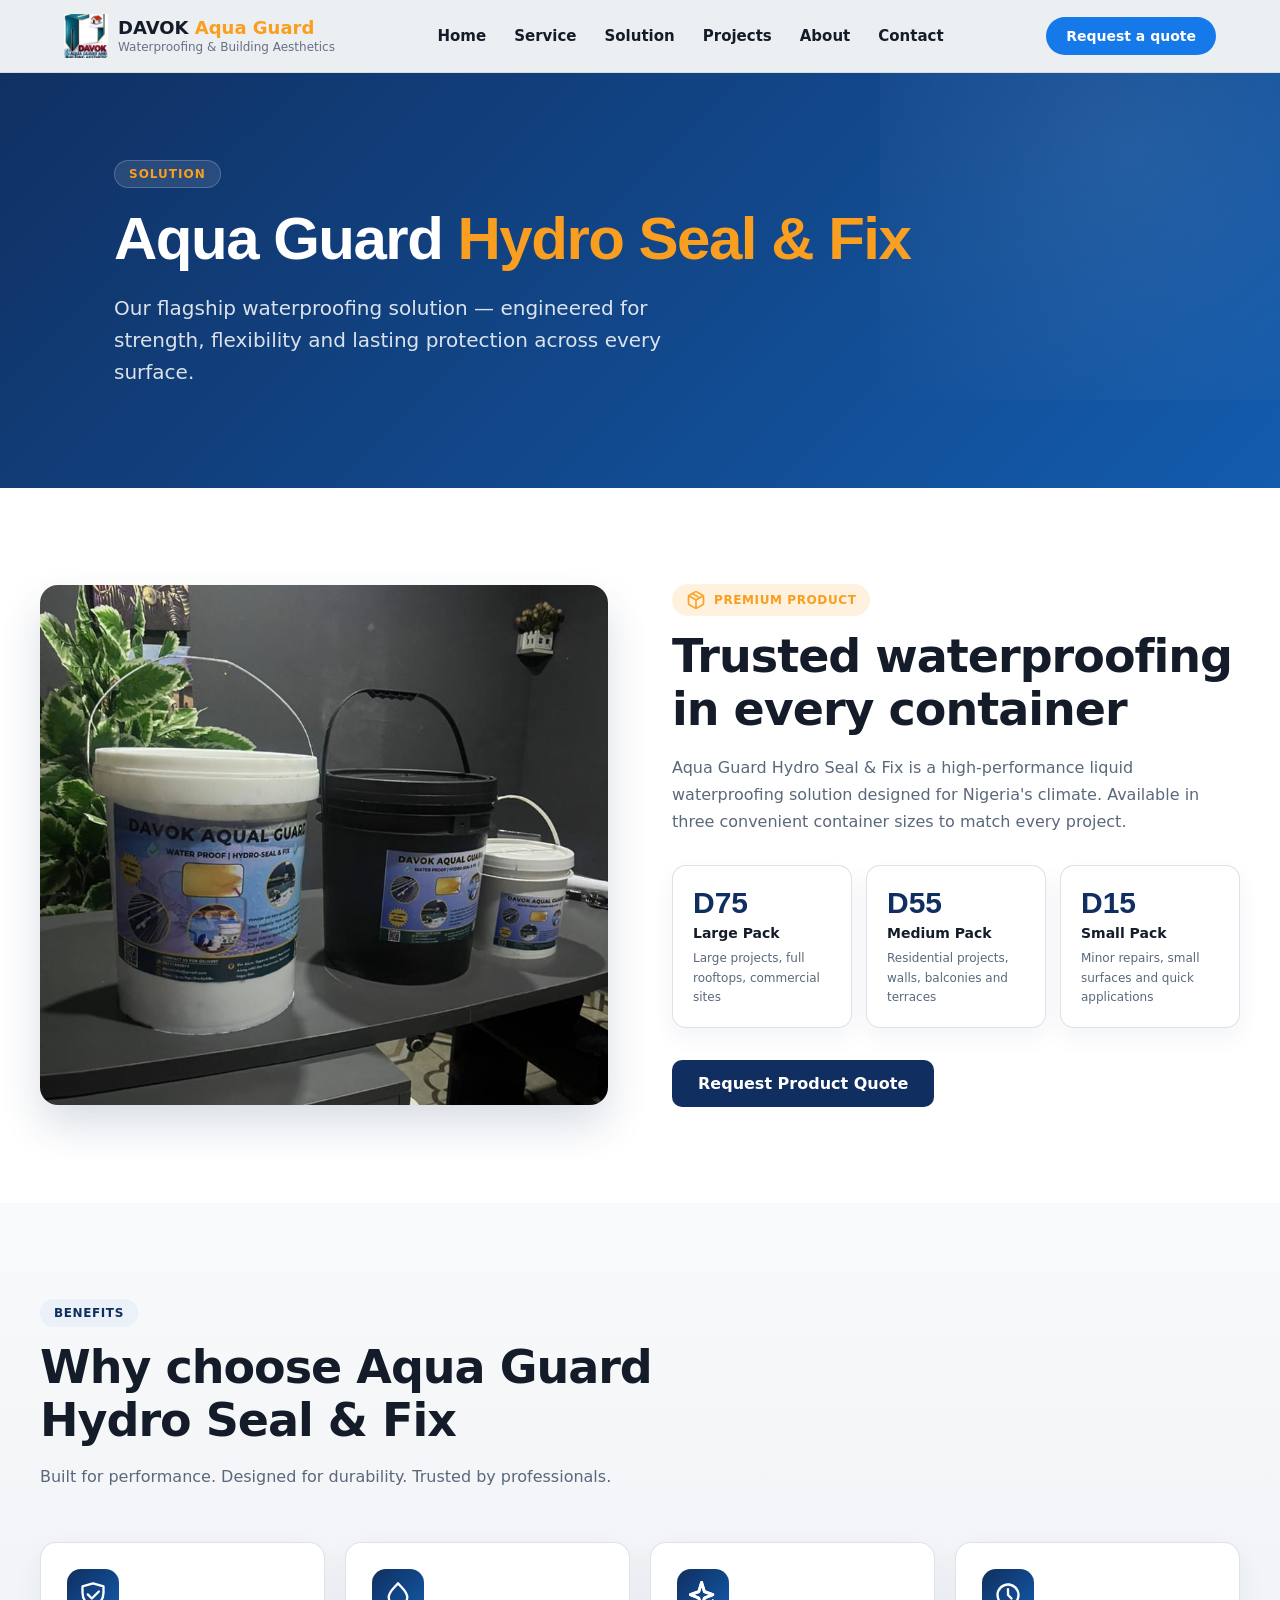
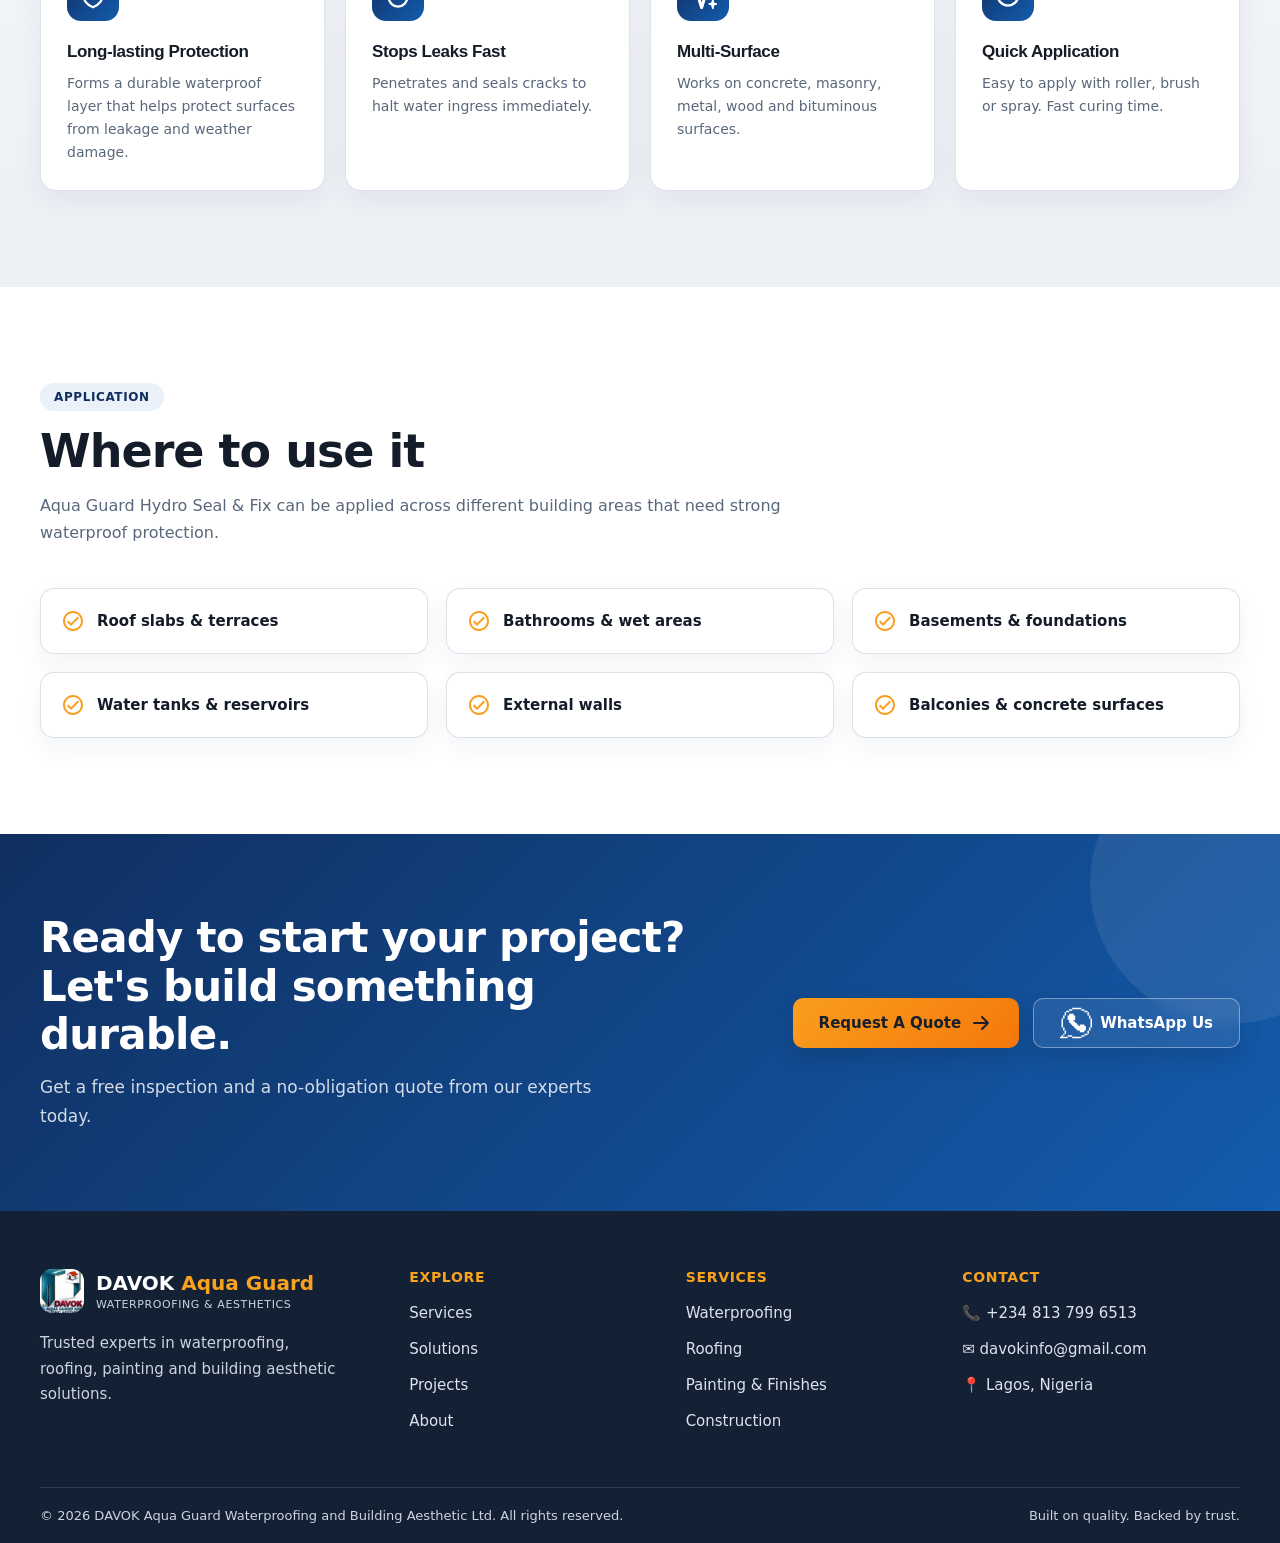
<file: solution.html>
<!DOCTYPE html>
<html lang="en">
<head>
    <meta charset="UTF-8">
    <meta name="viewport" content="width=device-width, initial-scale=1.0">
    <title>Solutions | Davok Aqua Guard</title>
    <link rel="stylesheet" href="home.css">
    <link rel="stylesheet" href="solution.css">
    <link rel="stylesheet" href="service.css">
</head>
<body>
     <header class="site_header">
  <div class="header_container">
    <a href="home.html" class="logo_txt">
      <div class="logo">
       <img src="img/WhatsApp Image 2026-04-27 at 08.42.19 (2).jpeg" alt="DAVOK Aqua Guard Logo">
      </div>

      <div class="txt">
        <h4>DAVOK <span>Aqua Guard</span></h4>
        <h5>Waterproofing & Building Aesthetics</h5>
      </div>
    </a>

    <nav class="nav_bar" id="navMenu">
      <a href="home.html">Home</a>
      <a href="service.html">Service</a>
      <a href="solution.html">Solution</a>
      <a href="project.html">Projects</a>
      <a href="about.html">About</a>
      <a href="contact.html">Contact</a>

      <a href="#" class="quote_btn mobile_quote">Request a quote</a>
    </nav>

    <a href="#" class="quote_btn desktop_quote">Request a quote</a>

    <button class="hamburger" id="hamburgerBtn">
      <span></span>
      <span></span>
      <span></span>
    </button>
  </div>
</header>
<!-- Solution Secion Heading Text -->
 <section class="service_heading_section">
  <div class="service_heading_container">
    
    <div class="service_txt_heading">
      Solution
    </div>

    <h1>
      Aqua Guard
      <span>Hydro Seal & Fix</span>
    </h1>

    <p>
      Our flagship waterproofing solution — engineered for strength, flexibility and lasting protection across every surface.
    </p>

  </div>
</section>
<section class="premium_product_display_section">
  <div class="container_display_product">
    <div class="container_grid_display_product">

      <div class="img_display_product_container">
        <img src="img/WhatsApp Image 2026-04-27 at 08.42.13 (1).jpeg" alt="Aqua Guard Hydro Seal Product">
      </div>

      <div class="premium_product_txt_div_container">
        <div class="premium_product_icon_txt_div">
          <svg xmlns="http://www.w3.org/2000/svg" width="20" height="20" viewBox="0 0 24 24">
            <g fill="none" stroke="#faa32a" stroke-linecap="round" stroke-linejoin="round" stroke-width="2">
              <path d="M11 21.73a2 2 0 0 0 2 0l7-4A2 2 0 0 0 21 16V8a2 2 0 0 0-1-1.73l-7-4a2 2 0 0 0-2 0l-7 4A2 2 0 0 0 3 8v8a2 2 0 0 0 1 1.73zm1 .27V12"/>
              <path d="M3.29 7L12 12l8.71-5M7.5 4.27l9 5.15"/>
            </g>
          </svg>
          Premium Product
        </div>

        <h2>Trusted waterproofing in every container</h2>

        <p>
          Aqua Guard Hydro Seal & Fix is a high-performance liquid waterproofing
          solution designed for Nigeria's climate. Available in three convenient
          container sizes to match every project.
        </p>

        <div class="package_size_product_grid">
          <div class="package_size_detail_div">
            <div class="package_txt">D75</div>
            <div class="package_pack_div">Large Pack</div>
            <div class="package_txt_child_conatiner">Large projects, full rooftops, commercial sites</div>
          </div>

          <div class="package_size_detail_div">
            <div class="package_txt">D55</div>
            <div class="package_pack_div">Medium Pack</div>
            <div class="package_txt_child_conatiner">Residential projects, walls, balconies and terraces</div>
          </div>

          <div class="package_size_detail_div">
            <div class="package_txt">D15</div>
            <div class="package_pack_div">Small Pack</div>
            <div class="package_txt_child_conatiner">Minor repairs, small surfaces and quick applications</div>
          </div>
        </div>

        <a href="#" class="premium_product_btn">Request Product Quote</a>
      </div>

    </div>
  </div>
</section>
<!-- Benefits Section -->
 <section class="benefit">
  <div class="benefit_container">

    <div class="benefit_txt_parent_container">
      <div class="benefit_txt_inline">Benefits</div>
      <h2>Why choose Aqua Guard Hydro Seal & Fix</h2>
      <p>Built for performance. Designed for durability. Trusted by professionals.</p>
    </div>

    <div class="benefit_grid_container">

      <div class="benefits_box_container">
        <div class="benefits_box_icon">
          <svg xmlns="http://www.w3.org/2000/svg" width="48" height="48" viewBox="0 0 48 48">
            <g fill="none" stroke="#fff" stroke-linejoin="round" stroke-width="4">
              <path d="M6 9.256L24.009 4L42 9.256v10.778A26.32 26.32 0 0 1 24.003 45A26.32 26.32 0 0 1 6 20.029z"/>
              <path stroke-linecap="round" d="m15 23l7 7l12-12"/>
            </g>
          </svg>
        </div>
        <h3>Long-lasting Protection</h3>
        <p>Forms a durable waterproof layer that helps protect surfaces from leakage and weather damage.</p>
      </div>

      <div class="benefits_box_container">
        <div class="benefits_box_icon">
          <svg xmlns="http://www.w3.org/2000/svg" width="24" height="24" viewBox="0 0 24 24"><path fill="none" stroke="#ffff" stroke-linecap="round" stroke-linejoin="round" stroke-width="2" d="M12 22a8 8 0 0 1-8-8c0-3.502 2.71-6.303 5.093-8.87L12 2l2.907 3.13C17.29 7.698 20 10.499 20 14a8 8 0 0 1-8 8"/></svg>
        </div>
        <h3>Stops Leaks Fast</h3>
        <p>Penetrates and seals cracks to halt water ingress immediately.</p>
      </div>

      <div class="benefits_box_container">
        <div class="benefits_box_icon">
          <svg xmlns="http://www.w3.org/2000/svg" width="20" height="20" viewBox="0 0 20 20"><g fill="none"><path stroke="#ffff" stroke-linejoin="round" stroke-width="2" d="M6.999 7.57L9 1l2.002 6.571L17 9.764l-5.952 2.364L9 19l-2.048-6.872L1 9.764z"/><path fill="#ffff" stroke="#ffff" d="M17.085 13.574A.084.084 0 0 0 17 13.5a.084.084 0 0 0-.085.074c-.199 1.994-.345 2.577-2.338 2.765a.083.083 0 0 0-.077.082c0 .043.033.078.077.082c1.965.185 2.136.896 2.338 2.923c.005.042.041.074.085.074s.08-.032.085-.074c.202-2.027.372-2.738 2.338-2.923a.083.083 0 0 0 .077-.082a.083.083 0 0 0-.077-.082c-1.993-.188-2.14-.77-2.338-2.765Z" stroke-width="1"/><path fill="#ffff" d="M9 20c-.44 0-.83-.29-.96-.71l-1.91-6.41l-5.5-2.19c-.38-.15-.63-.52-.63-.94s.27-.78.66-.93L6.19 6.8L8.04.71C8.17.29 8.56 0 9 0s.83.29.96.71l1.86 6.09l5.53 2.02c.39.14.65.51.66.93s-.25.79-.63.94l-5.5 2.18l-1.91 6.41c-.13.42-.52.71-.96.71zM3.81 9.8l3.51 1.4c.28.11.5.35.59.64L9 15.5l1.09-3.66c.09-.29.3-.53.59-.64l3.51-1.4l-3.54-1.29c-.29-.11-.52-.35-.61-.65L9 4.43L7.96 7.86c-.09.3-.32.54-.61.65zM17 20c-.3 0-.55-.23-.58-.53c-.2-1.95-.28-2.32-1.89-2.47a.585.585 0 0 1-.53-.58c0-.3.23-.55.53-.58c1.61-.15 1.7-.4 1.89-2.32a.585.585 0 0 1 1.16 0c.19 1.92.28 2.17 1.89 2.32c.3.03.53.28.53.58s-.22.55-.52.58c-1.61.15-1.7.52-1.9 2.47c-.03.3-.28.52-.58.52z"/></g></svg>
        </div>
        <h3>Multi-Surface</h3>
        <p>Works on concrete, masonry, metal, wood and bituminous surfaces.</p>
      </div>

      <div class="benefits_box_container">
        <div class="benefits_box_icon">
         <svg xmlns="http://www.w3.org/2000/svg" width="24" height="24" viewBox="0 0 24 24"><g fill="none"><path d="m12.593 23.258l-.011.002l-.071.035l-.02.004l-.014-.004l-.071-.035q-.016-.005-.024.005l-.004.01l-.017.428l.005.02l.01.013l.104.074l.015.004l.012-.004l.104-.074l.012-.016l.004-.017l-.017-.427q-.004-.016-.017-.018m.265-.113l-.013.002l-.185.093l-.01.01l-.003.011l.018.43l.005.012l.008.007l.201.093q.019.005.029-.008l.004-.014l-.034-.614q-.005-.018-.02-.022m-.715.002a.02.02 0 0 0-.027.006l-.006.014l-.034.614q.001.018.017.024l.015-.002l.201-.093l.01-.008l.004-.011l.017-.43l-.003-.012l-.01-.01z"/><path fill="#ffff" d="M12 2c5.523 0 10 4.477 10 10s-4.477 10-10 10S2 17.523 2 12S6.477 2 12 2m0 2a8 8 0 1 0 0 16a8 8 0 0 0 0-16m0 2a1 1 0 0 1 .993.883L13 7v4.586l2.707 2.707a1 1 0 0 1-1.32 1.497l-.094-.083l-3-3a1 1 0 0 1-.284-.576L11 12V7a1 1 0 0 1 1-1"/></g></svg>
        </div>
        <h3>Quick Application</h3>
        <p>Easy to apply with roller, brush or spray. Fast curing time.</p>
      </div>

    </div>
  </div>
</section>
<!-- Application Section -->
<section class="application_section">
  <div class="application_container">

    <div class="application_txt_parent_container">
      <div class="application_txt_inline">Application</div>
      <h2>Where to use it</h2>
      <p>Aqua Guard Hydro Seal & Fix can be applied across different building areas that need strong waterproof protection.</p>
    </div>

    <div class="application_grid_container">

      <div class="w_t_u_it_div">
        <svg xmlns="http://www.w3.org/2000/svg" width="24" height="24" viewBox="0 0 24 24"><path fill="#f99e1f" d="M12 2C6.5 2 2 6.5 2 12s4.5 10 10 10s10-4.5 10-10S17.5 2 12 2m0 18c-4.41 0-8-3.59-8-8s3.59-8 8-8s8 3.59 8 8s-3.59 8-8 8m4.59-12.42L10 14.17l-2.59-2.58L6 13l4 4l8-8z"/></svg>
        <span>Roof slabs & terraces</span>
      </div>

      <div class="w_t_u_it_div">
        <svg xmlns="http://www.w3.org/2000/svg" width="24" height="24" viewBox="0 0 24 24"><path fill="#f99e1f" d="M12 2C6.5 2 2 6.5 2 12s4.5 10 10 10s10-4.5 10-10S17.5 2 12 2m0 18c-4.41 0-8-3.59-8-8s3.59-8 8-8s8 3.59 8 8s-3.59 8-8 8m4.59-12.42L10 14.17l-2.59-2.58L6 13l4 4l8-8z"/></svg>
        <span>Bathrooms & wet areas</span>
      </div>

      <div class="w_t_u_it_div">
        <svg xmlns="http://www.w3.org/2000/svg" width="24" height="24" viewBox="0 0 24 24"><path fill="#f99e1f" d="M12 2C6.5 2 2 6.5 2 12s4.5 10 10 10s10-4.5 10-10S17.5 2 12 2m0 18c-4.41 0-8-3.59-8-8s3.59-8 8-8s8 3.59 8 8s-3.59 8-8 8m4.59-12.42L10 14.17l-2.59-2.58L6 13l4 4l8-8z"/></svg>
        <span>Basements & foundations</span>
      </div>

      <div class="w_t_u_it_div">
        <svg xmlns="http://www.w3.org/2000/svg" width="24" height="24" viewBox="0 0 24 24"><path fill="#f99e1f" d="M12 2C6.5 2 2 6.5 2 12s4.5 10 10 10s10-4.5 10-10S17.5 2 12 2m0 18c-4.41 0-8-3.59-8-8s3.59-8 8-8s8 3.59 8 8s-3.59 8-8 8m4.59-12.42L10 14.17l-2.59-2.58L6 13l4 4l8-8z"/></svg>
        <span>Water tanks & reservoirs</span>
      </div>

      <div class="w_t_u_it_div">
        <svg xmlns="http://www.w3.org/2000/svg" width="24" height="24" viewBox="0 0 24 24"><path fill="#f99e1f" d="M12 2C6.5 2 2 6.5 2 12s4.5 10 10 10s10-4.5 10-10S17.5 2 12 2m0 18c-4.41 0-8-3.59-8-8s3.59-8 8-8s8 3.59 8 8s-3.59 8-8 8m4.59-12.42L10 14.17l-2.59-2.58L6 13l4 4l8-8z"/></svg>
        <span>External walls</span>
      </div>

      <div class="w_t_u_it_div">
        <svg xmlns="http://www.w3.org/2000/svg" width="24" height="24" viewBox="0 0 24 24"><path fill="#f99e1f" d="M12 2C6.5 2 2 6.5 2 12s4.5 10 10 10s10-4.5 10-10S17.5 2 12 2m0 18c-4.41 0-8-3.59-8-8s3.59-8 8-8s8 3.59 8 8s-3.59 8-8 8m4.59-12.42L10 14.17l-2.59-2.58L6 13l4 4l8-8z"/></svg>
        <span>Balconies & concrete surfaces</span>
      </div>

    </div>
  </div>
</section>
<!-- Ready To Start Section -->
 <section class="r_t_s_section">
<div class="r_t_s_container">
  <div class="r_t_s_txt_container">
    <h2>Ready to start your project? Let's build something durable.</h2>
    <p>Get a free inspection and a no-obligation quote from our experts today.</p>
  </div>
  <div class="r_t_s_btn_contact_container">
    <a href="#">Request A Quote
      <svg xmlns="http://www.w3.org/2000/svg" width="24" height="24" viewBox="0 0 24 24"><path fill="none" stroke="#171f2b" stroke-linecap="round" stroke-linejoin="round" stroke-width="2" d="M5 12h14m-6 6l6-6m-6-6l6 6"/></svg>
    </a>
        <a href="https://wa.me/2348111880874?text=Hello%20DAVOK%20Aqua%20Guard" class="w_s_us">
          <svg xmlns="http://www.w3.org/2000/svg" width="32" height="32" viewBox="0 0 32 32"><path fill="#171f2b" d="M30.47 11.43H32v9.14h-1.53Zm-1.52 9.14h1.52v3.05h-1.52Zm0-12.19h1.52v3.05h-1.52Zm-1.53 15.24h1.53v3.04h-1.53Zm0-18.29h1.53v3.05h-1.53Zm-3.04 21.33h3.04v1.53h-3.04Zm0-22.85h3.04v1.52h-3.04Zm0 13.71h-4.57v1.53h-1.53v-1.53h-1.52V16h-1.53v-1.53h-1.52v-1.52h1.52V8.38h-1.52V6.85H9.14v1.53H7.61v4.57h1.53V16h1.52v1.52h1.53v1.53h1.52v1.52h1.52v1.52h1.53v1.53h3.05v1.52h4.57v-1.52h1.52v-4.57h-1.52zm-3.05 10.67h3.05v1.52h-3.05Zm0-25.91h3.05v1.53h-3.05Zm-9.14 27.43h9.14v1.53h-9.14Zm0-28.95h9.14v1.52h-9.14ZM7.61 28.19h4.58v1.52H7.61ZM9.14 2.28h3.05v1.53H9.14ZM6.09 3.81h3.05v1.52H6.09Zm-3.05 25.9v-1.52H1.52v1.52H0v1.53h7.61v-1.53zm1.53-6.09h1.52v3.04H4.57Zm0-18.29h1.52v3.05H4.57ZM3.04 26.66h1.53v1.53H3.04Zm0-6.09h1.53v3.05H3.04Zm0-12.19h1.53v3.05H3.04Zm-1.52 3.05h1.52v9.14H1.52Z"/></svg>
           WhatsApp Us 
    </a>
  </div>
</div>
 </section>
 <!-- Footer -->
  <footer class="footer">
  <div class="footer_container">

    <div class="footer_brand">
      <div class="flex_logo">
        <div class="logo_img">
          <img src="img/WhatsApp Image 2026-04-27 at 08.42.19 (2).jpeg" alt="DAVOK Aqua Guard Logo">
        </div>

        <div>
          <h3>DAVOK <span>Aqua Guard</span></h3>
          <p>Waterproofing & Aesthetics</p>
        </div>
      </div>

      <p class="footer_desc">
        Trusted experts in waterproofing, roofing, painting and building aesthetic solutions.
      </p>
    </div>

    <div class="footer_col">
      <h4>Explore</h4>
      <a href="service.html">Services</a>
      <a href="solution.html">Solutions</a>
      <a href="project.html">Projects</a>
      <a href="about.html">About</a>
    </div>

    <div class="footer_col">
      <h4>Services</h4>
      <a href="service.html">Waterproofing</a>
      <a href="service.html">Roofing</a>
      <a href="service.html">Painting & Finishes</a>
      <a href="service.html">Construction</a>
    </div>

    <div class="footer_col">
      <h4>Contact</h4>
      <p>📞 +234 813 799 6513</p>
      <p>✉️ davokinfo@gmail.com</p>
      <p>📍 Lagos, Nigeria</p>
    </div>

  </div>

  <div class="footer_bottom">
    <p>© 2026 DAVOK Aqua Guard Waterproofing and Building Aesthetic Ltd. All rights reserved.</p>
    <p>Built on quality. Backed by trust.</p>
  </div>
</footer>
<script src="home.js"></script>
</body>
</html>
</file>
<file: home.css>
* {
  margin: 0;
  padding: 0;
  box-sizing: border-box;
}
html, body {
  overflow-x: hidden;
}

a {
  text-decoration: none;
  color: inherit;
}

body {
  font-family: Inter, ui-sans-serif, system-ui, sans-serif;
}

.site_header {
  width: 100%;
  position: fixed;
  top: 0;
  left: 0;
  z-index: 999;
  background: rgb(235, 239, 242);
  backdrop-filter: blur(12px);
  border-bottom: 1px solid rgba(0, 0, 0, 0.08);
}

.header_container {
  max-width: 1200px;
  margin: 0 auto;
  padding: 14px 24px;
  display: flex;
  align-items: center;
  justify-content: space-between;
}

.logo_txt {
  display: flex;
  align-items: center;
  gap: 10px;
}

.logo {
  width: 44px;
  height: 44px;
  border-radius: 50%;
  /* overflow: hidden;  */
  background: rgb(18, 69, 135); 
  display: flex;
  align-items: center;
  justify-content: center;
}

.logo img {
  width: 100%;
  height: 100%;
  object-fit: cover; 
}

.txt h4 {
  font-size: 18px;
  font-weight: 800;
  color: rgb(21, 28, 41);
  line-height: 1.1;
}

.txt h4 span {
  color: rgb(250, 158, 30);
}

.txt h5 {
  font-size: 12px;
  font-weight: 500;
  color: #667085;
  margin-top: 3px;
}

.nav_bar {
  display: flex;
  align-items: center;
  gap: 28px;
}

.nav_bar a {
  font-size: 15px;
  font-weight: 600;
  color: #151c29;
  transition: 0.3s ease;
}

.nav_bar a:hover {
  color: #1579e9;
}

.quote_btn {
  background: #1579e9;
  color: #fff;
  padding: 11px 20px;
  border-radius: 30px;
  font-size: 14px;
  font-weight: 700;
  transition: 0.3s ease;
}

.quote_btn:hover {
  background: #0f5fba;
}

.mobile_quote {
  display: none;
}

.hamburger {
  display: none;
  width: 34px;
  height: 28px;
  border: none;
  background: transparent;
  cursor: pointer;
  flex-direction: column;
  justify-content: space-between;
}

.hamburger span {
  width: 100%;
  height: 3px;
  background: #151c29;
  border-radius: 5px;
  transition: 0.3s ease;
}

/* Mobile */
@media (max-width: 900px) {
  .desktop_quote {
    display: none;
  }

  .hamburger {
    display: flex;
  }

  .nav_bar {
    position: absolute;
    top: 73px;
    left: 0;
    width: 100%;
    background: rgb(235, 239, 242);
    flex-direction: column;
    align-items: flex-start;
    gap: 0;
    padding: 20px 24px;
    border-bottom: 1px solid rgba(0, 0, 0, 0.08);
    transform: translateY(-120%);
    opacity: 0;
    pointer-events: none;
    transition: 0.3s ease;
  }

  .nav_bar.active {
    transform: translateY(0);
    opacity: 1;
    pointer-events: auto;
  }

  .nav_bar a {
    width: 100%;
    padding: 14px 0;
    border-bottom: 1px solid #eee;
  }

  .mobile_quote {
    display: inline-block;
    text-align: center;
    margin-top: 12px;
    border-bottom: none !important;
  }

  .hamburger.active span:nth-child(1) {
    transform: rotate(45deg) translate(8px, 8px);
  }

  .hamburger.active span:nth-child(2) {
    opacity: 0;
  }

  .hamburger.active span:nth-child(3) {
    transform: rotate(-45deg) translate(9px, -9px);
  }
}

@media (max-width: 480px) {
  .header_container {
    padding: 12px 16px;
  }

  .logo {
    width: 38px;
    height: 38px;
  }

  .txt h4 {
    font-size: 15px;
  }

  .txt h5 {
    font-size: 10px;
  }

  .nav_bar {
    top: 64px;
  }
}
/* Section Home Pg */
.hero_section {
  min-height: 90vh;
  background: url("img/WhatsApp Image 2026-04-29 at 21.10.46.jpeg") center/cover no-repeat;
}

.hero_overlay {
  min-height: 90vh;
  background: linear-gradient(
    to right,
    rgba(10, 20, 40, 0.85),
    rgba(10, 20, 40, 0.55),
    rgba(10, 20, 40, 0.2)
  );
  display: flex;
  align-items: center;
}

.hero_content {
  width: 90%;
  max-width: 1100px;
  margin: auto;
  color: #fff;
}

/* SMALL TOP LABEL */
.hero_tag {
  font-size: 12px;
  letter-spacing: 1.5px;
  text-transform: uppercase;
  color: #cbd5e1;
  margin-bottom: 16px;
}

/* MAIN TITLE — FIXED SIZE */
.hero_content h1 {
  font-size: clamp(32px, 4vw, 48px); 
  font-weight: 800;
  line-height: 1.2;
  margin-bottom: 16px;
}

/* SUB TEXT */
.hero_text {
  font-size: 16px;
  max-width: 520px;
  color: #e2e8f0;
  line-height: 1.6;
  margin-bottom: 28px;
}

/* BUTTONS */
.hero_buttons {
  display: flex;
  gap: 12px;
  margin-bottom: 40px;
}

.btn_primary {
  background: #1579e9;
  color: #fff;
  padding: 12px 22px;
  border-radius: 8px;
  font-weight: 600;
  transition: 0.3s;
}

.btn_primary:hover {
  background: #0f5fc0;
}

.btn_secondary {
  border: 1px solid #fff;
  padding: 12px 22px;
  border-radius: 8px;
  color: #fff;
  transition: 0.3s;
}

.btn_secondary:hover {
  background: #25d366;
  border-color: #25d366;
}

/* STATS */
.hero_stats {
  display: flex;
  gap: 40px;
}

.hero_stats h3 {
  font-size: 26px;
  color: rgb(250, 158, 30);
}

.hero_stats p {
  font-size: 13px;
  color: #cbd5e1;
}

/* MOBILE */
@media (max-width: 768px) {
  .hero_section,
  .hero_overlay {
    min-height: 100vh;
  }

  .hero_content {
    padding-top: 60px;
  }

  .hero_buttons {
    flex-direction: column;
  }

  .btn_primary,
  .btn_secondary {
    width: 100%;
    text-align: center;
  }

  .hero_stats {
    flex-direction: row;
    justify-content: space-between;
    gap: 12px;
    flex-wrap: nowrap;
  }

  .hero_stats div {
    flex: 1;
  }

  .hero_stats h3 {
    font-size: 24px;
  }

  .hero_stats p {
    font-size: 12px;
    line-height: 1.3;
  }
}/* what we do section */
.w_t_d_section {
  background: #f8fafc;
  color: rgb(21, 28, 41);
  font-family: Inter, ui-sans-serif, system-ui, sans-serif;
  padding: 90px 0;
}

.w_t_d_div {
  width: min(100% - 40px, 1200px);
  margin: 0 auto;
}

.w_t_d_div_txt {
  max-width: 680px;
  margin-bottom: 42px;
}

.wtd_original_text {
  background: #eaf1f8;
  color: rgb(16, 47, 96);
  display: inline-block;
  font-size: 12px;
  font-weight: 700;
  letter-spacing: 0.6px;
  text-transform: uppercase;
  border-radius: 999px;
  margin-bottom: 12px;
  padding: 6px 14px;
}

.w_t_d_div_txt h2 {
  font-family: "Plus Jakarta Sans", Inter, ui-sans-serif, system-ui, sans-serif;
  font-size: clamp(28px, 4vw, 42px);
  font-weight: 800;
  letter-spacing: -1px;
  line-height: 1.15;
}

.w_t_d_div_txt p {
  color: rgb(90, 104, 124);
  font-size: 16px;
  line-height: 1.7;
  margin-top: 14px;
}

.grid_category {
  display: grid;
  grid-template-columns: repeat(4, 1fr);
  gap: 22px;
}

.box_category_grid {
  background: #fff;
  border-radius: 16px;
  border: 1px solid rgba(217, 223, 232, 0.8);
  box-shadow: 0 10px 28px rgba(15, 23, 42, 0.05);
  padding: 28px;
  transition: 0.3s ease;
}

.box_category_grid:hover {
  transform: translateY(-6px);
  box-shadow: 0 18px 40px rgba(15, 23, 42, 0.1);
  border-color: rgba(21, 121, 233, 0.35);
}

.svg_img {
  width: 52px;
  height: 52px;
  display: grid;
  place-items: center;
  background: linear-gradient(135deg, rgb(16, 47, 96), rgb(19, 92, 174));
  border-radius: 14px;
  margin-bottom: 22px;
}

.box_category_grid h3 {
  font-family: "Plus Jakarta Sans", Inter, ui-sans-serif, system-ui, sans-serif;
  font-size: 20px;
  font-weight: 700;
  line-height: 1.35;
  margin-bottom: 10px;
}

.box_category_grid p {
  color: rgb(90, 104, 124);
  font-size: 14px;
  line-height: 1.65;
}

.box_category_grid a {
  display: inline-flex;
  align-items: center;
  gap: 6px;
  color: rgb(16, 47, 96);
  margin-top: 22px;
  font-weight: 700;
  font-size: 14px;
  transition: 0.3s ease;
}

.box_category_grid a svg {
  transition: 0.3s ease;
}

.box_category_grid a:hover {
  color: #1579e9;
}

.box_category_grid a:hover svg {
  transform: translateX(4px);
}

/* Tablet */
@media (max-width: 1100px) {
  .grid_category {
    grid-template-columns: repeat(2, 1fr);
  }
}

/* Mobile */
@media (max-width: 650px) {
  .w_t_d_section {
    padding: 65px 0;
  }

  .w_t_d_div {
    width: min(100% - 28px, 1200px);
  }

  .w_t_d_div_txt {
    margin-bottom: 30px;
  }

  .grid_category {
    grid-template-columns: 1fr;
    gap: 18px;
  }

  .box_category_grid {
    padding: 24px;
  }

  .svg_img {
    width: 48px;
    height: 48px;
  }
}
/* Quality Backed By Trust Section */
.q_b_b_t_section {
  /* background: linear-gradient(180deg, #f9fafb 0%, #eef2f7 100%); */
  padding: 96px 0;
  font-family: Inter, ui-sans-serif, system-ui, sans-serif;
}

.grid_container_quality {
  width: min(100% - 40px, 1200px);
  margin: 0 auto;
  display: grid;
  grid-template-columns: 1fr 1fr;
  align-items: center;
  gap: 64px;
}

.q_b_b_t_container {
  padding: 0;
}

.q_b_b_t_original_text {
  background: #eaf1f8;
  color: rgb(16, 47, 96);
  display: inline-block;
  font-size: 12px;
  font-weight: 700;
  letter-spacing: 0.6px;
  text-transform: uppercase;
  border-radius: 999px;
  margin-bottom: 14px;
  padding: 6px 14px;
}

.q_b_b_t_div_txt h2 {
  color: #151c29;
  font-family: "Plus Jakarta Sans", Inter, ui-sans-serif, system-ui, sans-serif;
  font-size: clamp(30px, 4vw, 46px);
  font-weight: 800;
  line-height: 1.15;
  letter-spacing: -1px;
  max-width: 560px;
}

.q_b_b_t_div_txt p {
  font-size: 16px;
  color: rgb(90, 104, 124);
  line-height: 1.7;
  margin-top: 18px;
  max-width: 560px;
}

.list_w_w_d {
  margin-top: 28px;
  list-style: none;
  display: grid;
  gap: 14px;
}

.list_w_w_d li {
  display: flex;
  align-items: flex-start;
  gap: 12px;
  color: rgb(21, 28, 41);
  font-size: 15px;
  line-height: 1.6;
}

.list_w_w_d li svg {
  flex-shrink: 0;
  margin-top: 2px;
}

.w_w_d_a_tag {
  display: inline-flex;
  align-items: center;
  justify-content: center;
  gap: 8px;
  margin-top: 34px;
  padding: 13px 28px;
  color: #fff;
  background: rgb(16, 47, 96);
  border-radius: 10px;
  font-size: 15px;
  font-weight: 700;
  transition: 0.3s ease;
}

.w_w_d_a_tag:hover {
  background: #1579e9;
  transform: translateY(-3px);
}

.w_w_d_a_tag svg {
  transition: 0.3s ease;
}

.w_w_d_a_tag:hover svg {
  transform: translateX(4px);
}

/* RIGHT GRID */
.grid_quality {
  display: grid;
  grid-template-columns: repeat(2, 1fr);
  gap: 20px;
}

.grid_quality_box {
  background: #fff;
  border: 1px solid rgba(217, 223, 232, 0.9);
  box-shadow: 0 12px 30px rgba(15, 23, 42, 0.06);
  color: rgb(21, 28, 41);
  padding: 26px;
  border-radius: 16px;
  transition: 0.3s ease;
}

.grid_quality_box:hover {
  transform: translateY(-6px);
  box-shadow: 0 18px 45px rgba(15, 23, 42, 0.1);
  border-color: rgba(249, 158, 31, 0.5);
}

.quality_icon {
  display: grid;
  place-items: center;
  background: rgba(249, 158, 31, 0.15);
  border-radius: 12px;
  margin-bottom: 18px;
  height: 46px;
  width: 46px;
}

.grid_quality_box h3 {
  font-family: "Plus Jakarta Sans", Inter, ui-sans-serif, system-ui, sans-serif;
  font-size: 17px;
  font-weight: 700;
  letter-spacing: -0.3px;
  line-height: 1.35;
  margin-bottom: 8px;
}

.grid_quality_box p {
  color: rgb(90, 104, 124);
  font-size: 14px;
  line-height: 1.65;
}

/* TABLET */
@media (max-width: 1000px) {
  .grid_container_quality {
    grid-template-columns: 1fr;
    gap: 44px;
  }

  .q_b_b_t_div_txt h2,
  .q_b_b_t_div_txt p {
    max-width: 720px;
  }
}

/* MOBILE */
@media (max-width: 650px) {
  .q_b_b_t_section {
    padding: 70px 0;
  }

  .grid_container_quality {
    width: min(100% - 28px, 1200px);
    gap: 36px;
  }

  .q_b_b_t_div_txt h2 {
    font-size: 30px;
  }

  .q_b_b_t_div_txt p {
    font-size: 15px;
  }

  .grid_quality {
    grid-template-columns: repeat(2,1fr);
  }

  .grid_quality_box {
    padding: 24px;
  }

  .w_w_d_a_tag {
    width: 100%;
  }
}
/* Recent Project Home Section */
.recent_project {
  background: linear-gradient(180deg, #f9fafb 0%, #eef2f7 100%);
  padding: 90px 0;
  font-family: Inter, ui-sans-serif, system-ui, sans-serif;
}

.recent_project_container {
  width: min(100% - 40px, 1200px);
  margin: 0 auto;
}

.recent_project_text_heading {
  max-width: 760px;
  margin-bottom: 50px;
}

.recent_project_txt {
  background: #eaf1f8;
  color: rgb(16, 47, 96);
  display: inline-block;
  font-size: 12px;
  font-weight: 700;
  letter-spacing: 0.6px;
  line-height: 16px;
  margin-bottom: 12px;
  padding: 6px 14px;
  border-radius: 999px;
  text-transform: uppercase;
}

.recent_project_text_heading h2 {
  color: rgb(21, 28, 41);
  font-family: "Plus Jakarta Sans", Inter, ui-sans-serif, system-ui, sans-serif;
  font-size: clamp(30px, 4vw, 46px);
  font-weight: 800;
  letter-spacing: -1px;
  line-height: 1.15;
}

.recent_project_text_heading p {
  color: rgb(90, 104, 124);
  font-size: 16px;
  line-height: 1.7;
  margin-top: 14px;
  max-width: 650px;
}

/* PROJECT GRID */
.project_img_present {
  display: grid;
  grid-template-columns: 2fr 1fr 1fr;
  gap: 18px;
}

.project_img {
  position: relative;
  min-height: 240px;
  overflow: hidden;
  border-radius: 18px;
  background: #d9dfe8;
  box-shadow: 0 12px 30px rgba(15, 23, 42, 0.08);
}

.project_img.big {
  grid-row: span 2;
  min-height: 520px;
}

.project_img img {
  width: 100%;
  height: 100%;
  object-fit: cover;
  display: block;
  transition: 0.45s ease;
}

.project_img::after {
  content: "";
  position: absolute;
  inset: 0;
  background: linear-gradient(
    to top,
    rgba(0, 0, 0, 0.72),
    rgba(0, 0, 0, 0.18),
    transparent
  );
  z-index: 1;
}

.txt_in_img {
  position: absolute;
  left: 18px;
  right: 18px;
  bottom: 18px;
  color: #fff;
  z-index: 2;
}

.txt_in_img p {
  font-size: 12px;
  font-weight: 600;
  opacity: 0.85;
  margin-bottom: 4px;
}

.txt_in_img h4 {
  font-size: 18px;
  font-weight: 800;
  line-height: 1.3;
}

.project_img.big .txt_in_img h4 {
  font-size: 24px;
}

.project_img:hover img {
  transform: scale(1.06);
}

/* BUTTON */
.v_a_projects {
  width: fit-content;
  margin: 36px auto 0;
  display: flex;
  align-items: center;
  justify-content: center;
  gap: 10px;
  background: #fff;
  color: #171f2b;
  border: 1px solid rgb(217, 223, 232);
  border-radius: 10px;
  padding: 14px 26px;
  font-weight: 700;
  transition: 0.3s ease;
}

.v_a_projects svg {
  transition: 0.3s ease;
}

.v_a_projects:hover {
  background: rgb(16, 47, 96);
  color: #fff;
  border-color: rgb(16, 47, 96);
  transform: translateY(-3px);
}

.v_a_projects:hover svg path {
  stroke: #fff;
}

.v_a_projects:hover svg {
  transform: translateX(4px);
}

/* TABLET */
@media (max-width: 950px) {
  .recent_project {
    padding: 75px 0;
  }

  .project_img_present {
    grid-template-columns: repeat(2, 1fr);
  }

  .project_img.big {
    grid-column: span 2;
    grid-row: auto;
    min-height: 380px;
  }

  .project_img {
    min-height: 260px;
  }
}

/* MOBILE */
@media (max-width: 600px) {
  .recent_project {
    padding: 65px 0;
  }

  .recent_project_container {
    width: min(100% - 28px, 1200px);
  }

  .recent_project_text_heading {
    margin-bottom: 32px;
  }

  .recent_project_text_heading h2 {
    font-size: 30px;
  }

  .recent_project_text_heading p {
    font-size: 15px;
  }

  /* ✅ 2 BY 2 GRID */
  .project_img_present {
    grid-template-columns: repeat(2, 1fr);
    gap: 14px;
  }

  /* make big image behave like others */
  .project_img.big {
    grid-column: span 2; /* still full width at top */
    min-height: 260px;
  }

  .project_img {
    min-height: 180px;
  }

  .project_img.big .txt_in_img h4 {
    font-size: 20px;
  }

  .v_a_projects {
    width: 100%;
  }
}
/* Ready To Start Section Styling */
.r_t_s_section {
  background: linear-gradient(135deg, rgb(16, 47, 96), rgb(19, 92, 174));
  font-family: Inter, ui-sans-serif, system-ui, sans-serif;
  padding: 80px 0;
  position: relative;
  overflow: hidden;
  color: #fff;
}

.r_t_s_section::before {
  content: "";
  position: absolute;
  width: 280px;
  height: 280px;
  right: -90px;
  top: -90px;
  background: rgba(255, 255, 255, 0.08);
  border-radius: 50%;
}

.r_t_s_container {
  width: min(100% - 40px, 1200px);
  margin: 0 auto;
  display: grid;
  grid-template-columns: 1.3fr 1fr;
  align-items: center;
  gap: 40px;
  position: relative;
  z-index: 2;
}

.r_t_s_txt_container {
  max-width: 680px;
}

.r_t_s_txt_container h2 {
  font-family: "Plus Jakarta Sans", Inter, ui-sans-serif, system-ui, sans-serif;
  font-size: clamp(28px, 4vw, 42px);
  font-weight: 800;
  letter-spacing: -0.8px;
  line-height: 1.15;
  color: #fff;
}

.r_t_s_txt_container p {
  color: rgba(255, 255, 255, 0.82);
  font-size: 17px;
  line-height: 1.7;
  margin-top: 14px;
  max-width: 560px;
}

.r_t_s_btn_contact_container {
  display: flex;
  justify-content: flex-end;
  gap: 14px;
  flex-wrap: wrap;
}

.r_t_s_btn_contact_container a {
  height: 50px;
  padding: 0 26px;
  display: inline-flex;
  align-items: center;
  justify-content: center;
  gap: 8px;
  border-radius: 10px;
  font-size: 15px;
  font-weight: 700;
  box-shadow: 0 10px 24px rgba(0, 0, 0, 0.12);
  transition: 0.3s ease;
}

.r_t_s_btn_contact_container a:first-child {
  background: linear-gradient(135deg, rgb(249, 158, 31), rgb(245, 120, 10));
  color: #171f2b;
}

.r_t_s_btn_contact_container a:first-child:hover {
  transform: translateY(-3px);
  box-shadow: 0 14px 30px rgba(0, 0, 0, 0.18);
}

.w_s_us {
  background: rgba(255, 255, 255, 0.08) !important;
  color: #fff;
  backdrop-filter: blur(8px);
  border: 1px solid rgba(255, 255, 255, 0.38);
}

.w_s_us svg path {
  fill: #fff;
}

.w_s_us:hover {
  background: rgba(255, 255, 255, 0.18) !important;
  transform: translateY(-3px);
}

/* Tablet */
@media (max-width: 900px) {
  .r_t_s_section {
    padding: 70px 0;
  }

  .r_t_s_container {
    grid-template-columns: 1fr;
    text-align: center;
  }

  .r_t_s_txt_container,
  .r_t_s_txt_container p {
    margin-left: auto;
    margin-right: auto;
  }

  .r_t_s_btn_contact_container {
    justify-content: center;
  }
}

/* Mobile */
@media (max-width: 600px) {
  .r_t_s_section {
    padding: 60px 0;
  }

  .r_t_s_container {
    width: min(100% - 28px, 1200px);
    gap: 30px;
  }

  .r_t_s_txt_container h2 {
    font-size: 28px;
  }

  .r_t_s_txt_container p {
    font-size: 15px;
  }

  .r_t_s_btn_contact_container {
    flex-direction: column;
  }

  .r_t_s_btn_contact_container a {
    width: 100%;
  }
}
/* Footer */
.footer {
  background: #142034;
  color: #fff;
  font-family: Inter, ui-sans-serif, system-ui, sans-serif;
}

.footer_container {
  width: min(100% - 40px, 1200px);
  margin: 0 auto;
  display: grid;
  grid-template-columns: 1.4fr 1fr 1fr 1.2fr;
  gap: 45px;
  padding: 58px 0 42px;
}

.flex_logo {
  display: flex;
  align-items: center;
  gap: 12px;
  margin-bottom: 18px;
}

.logo_img {
  width: 44px;
  height: 44px;
  border-radius: 12px;
  background: #1e3b69;
  display: flex;
  align-items: center;
  justify-content: center;
  overflow: hidden;
}

.logo_img img {
  width: 100%;
  height: 100%;
  object-fit: cover;
}

.footer_brand h3 {
  font-size: 20px;
  font-weight: 800;
  line-height: 1.1;
}

.footer_brand h3 span {
  color: #f9a21f;
}

.footer_brand .flex_logo p {
  font-size: 11px;
  text-transform: uppercase;
  letter-spacing: 0.6px;
  color: #cbd5e1;
  margin-top: 4px;
}

.footer_desc {
  max-width: 300px;
  color: #cbd5e1;
  font-size: 15px;
  line-height: 1.7;
}

.footer_col h4 {
  color: #f9a21f;
  font-size: 14px;
  text-transform: uppercase;
  margin-bottom: 16px;
  letter-spacing: 0.7px;
}

.footer_col a,
.footer_col p {
  display: block;
  color: #dbe4ef;
  font-size: 15px;
  font-weight: 500;
  margin-bottom: 12px;
  line-height: 1.6;
}

.footer_col a {
  transition: 0.3s ease;
}

.footer_col a:hover {
  color: #f9a21f;
  transform: translateX(4px);
}

.footer_bottom {
  width: min(100% - 40px, 1200px);
  margin: 0 auto;
  padding: 20px 0;
  border-top: 1px solid rgba(255, 255, 255, 0.12);
  display: flex;
  justify-content: space-between;
  gap: 16px;
}

.footer_bottom p {
  color: #cbd5e1;
  font-size: 13px;
}

/* Tablet */
@media (max-width: 900px) {
  .footer_container {
    grid-template-columns: repeat(2, 1fr);
  }

  .footer_bottom {
    flex-direction: column;
  }
}

/* Mobile */
@media (max-width: 600px) {
  .footer_container {
    width: min(100% - 28px, 1200px);
    grid-template-columns: 1fr;
    gap: 32px;
    padding: 48px 0 34px;
  }

  .footer_bottom {
    width: min(100% - 28px, 1200px);
  }
}
</file>
<file: service.css>
* {
  margin: 0;
  padding: 0;
  box-sizing: border-box;
}
html, body {
  overflow-x: hidden;
}

a {
  text-decoration: none;
  color: inherit;
}

body {
  font-family: Inter, ui-sans-serif, system-ui, sans-serif;
}
.service_heading_section {
  background: linear-gradient(135deg, rgb(16, 47, 96), rgb(19, 92, 174));
  font-family: Inter, ui-sans-serif, system-ui, sans-serif;
  padding: 160px 0 100px;
  position: relative;
  overflow: hidden;
}

/* subtle overlay glow */
.service_heading_section::before {
  content: "";
  position: absolute;
  width: 500px;
  height: 500px;
  background: radial-gradient(circle, rgba(255,255,255,0.08), transparent);
  top: -100px;
  right: -100px;
}

.service_heading_container {
  max-width: 1100px;
  margin: 0 auto;
  padding: 0 24px;
}

/* small badge */
.service_txt_heading {
  backdrop-filter: blur(6px);
  -webkit-backdrop-filter: blur(6px);
  background-color: rgba(255, 255, 255, 0.1);
  border: 1px solid rgba(255, 255, 255, 0.2);
  border-radius: 9999px;
  color: rgb(249, 158, 31);
  display: inline-block;
  font-size: 12px;
  font-weight: 600;
  letter-spacing: 1px;
  margin-bottom: 18px;
  padding: 6px 14px;
  text-transform: uppercase;
}

/* heading */
.service_heading_container h1 {
  font-family: "Plus Jakarta Sans", Inter, sans-serif;
  font-size: 60px;
  font-weight: 600;
  letter-spacing: -1.5px;
  line-height: 1.1;
  max-width: 850px;
  color: #fff;
}

.service_heading_container h1 span {
  color: rgb(249, 158, 31);
}

/* paragraph */
.service_heading_container p {
  font-size: 20px;
  line-height: 1.6;
  margin-top: 20px;
  max-width: 600px;
  color: rgba(255, 255, 255, 0.85);
}

/* 🔥 RESPONSIVE */
@media (max-width: 768px) {
  .service_heading_section {
    padding: 120px 0 60px;
  }

  .service_heading_container h1 {
    font-size: 38px;
    line-height: 1.2;
  }

  .service_heading_container p {
    font-size: 16px;
  }
}
/* WaterProof Section */
.waterproof_section{
  font-family: Inter, ui-sans-serif, system-ui, sans-serif;
  color:rgb(21, 28, 41);
  line-height: 24px;
  padding: 96px 0px;  
}
.waterproof_container{
  padding: 0px 24px;
}
.flex_heading_txt_div{
  align-items: flex-start;
  color: rgb(21, 28, 41);
  gap: 20px;
  display: flex;
  font-family: Inter, ui-sans-serif, system-ui, sans-serif;
  line-height: 24px;
}
.a_waterproofing_letter{
   align-items: center;
   background-image: linear-gradient(135deg, rgb(16, 47, 96), rgb(19, 92, 174));
   border-radius: 10px;
   -moz-border-radius: 10px;
   -ms-border-radius: 10px;
   -o-border-radius: 10px;
   -webkit-border-radius: 10px;
   border: 0px solid rgb(217, 223, 232);
   color: rgb(255, 255, 255);
   display: grid;
   font-family: "Plus Jakarta Sans", Inter, sans-serif;
   font-size: 24px;
   font-weight: 700;
   justify-content: center;
   height: 56px;
   width: 56px;
   flex-shrink: 0;
}
.waterproof_letter_txt_div h2{
   font-family: "Plus Jakarta Sans", Inter, sans-serif;
   font-size: 36px;
   color: rgb(21, 28, 41);
   font-weight: 700;
   letter-spacing: -0.9px;
   line-height: 40px;
}
.waterproof_letter_txt_div p{
  color: rgb(90, 104, 124);
  font-size: 18px;
  margin-top: 8px;
  max-width: 672px;
}
.box_category_waterproofing {
  display: grid;
  grid-template-columns: repeat(2, minmax(0, 1fr));
  gap: 24px;
  margin-top: 32px;
}

.box_cate_waterproofing {
  background: #fff;
  border: 1px solid rgba(217, 223, 232, 0.8);
  border-radius: 18px;
  padding: 30px;
  color: rgb(21, 28, 41);
  font-family: Inter, ui-sans-serif, system-ui, sans-serif;
  box-shadow: 0 10px 30px rgba(16, 47, 96, 0.06);
  transition: 0.3s ease;
}

.box_cate_waterproofing:hover {
  transform: translateY(-6px);
  box-shadow: 0 18px 45px rgba(16, 47, 96, 0.12);
  border-color: rgba(249, 158, 31, 0.45);
}

.icon_box {
  width: 54px;
  height: 54px;
  display: flex;
  align-items: center;
  justify-content: center;
  background: rgba(249, 158, 31, 0.14);
  border-radius: 14px;
  margin-bottom: 22px;
}

.icon_box svg {
  width: 30px;
  height: 30px;
}

.box_cate_waterproofing h3 {
  color: rgb(21, 28, 41);
  font-family: "Plus Jakarta Sans", Inter, sans-serif;
  font-size: 21px;
  font-weight: 700;
  letter-spacing: -0.4px;
  line-height: 1.35;
}

.box_cate_waterproofing p {
  color: rgb(90, 104, 124);
  font-size: 15px;
  line-height: 1.7;
  margin-top: 10px;
}

.cate_ {
  list-style: none;
  margin-top: 22px;
  padding: 0;
  display: grid;
  gap: 12px;
}

.cate_ li {
  display: flex;
  align-items: flex-start;
  gap: 10px;
  color: rgb(21, 28, 41);
  font-size: 14px;
  line-height: 1.5;
}

.cate_ li svg {
  width: 18px;
  height: 18px;
  flex-shrink: 0;
  margin-top: 2px;
}

.cart_space {
  margin: 0;
}

/* responsive */
@media (max-width: 768px) {
  .box_category_waterproofing {
    grid-template-columns: 1fr;
    gap: 18px;
  }

  .box_cate_waterproofing {
    padding: 24px;
    border-radius: 16px;
  }

  .box_cate_waterproofing h3 {
    font-size: 19px;
  }

  .box_cate_waterproofing p {
    font-size: 14px;
  }
}
/* Building Section */
.building_section {
  font-family: Inter, ui-sans-serif, system-ui, sans-serif;
  color: rgb(21, 28, 41);
  line-height: 24px;
  padding: 96px 0px;
  background-image: linear-gradient(rgb(249, 250, 251), rgb(236, 239, 244));
}

.building_container {
  padding: 0px 24px;
}

.flex_heading_txt_div {
  align-items: flex-start;
  color: rgb(21, 28, 41);
  gap: 20px;
  display: flex;
  font-family: Inter, ui-sans-serif, system-ui, sans-serif;
  line-height: 24px;
}

.a_building_letter {
  align-items: center;
  background-image: linear-gradient(135deg, rgb(16, 47, 96), rgb(19, 92, 174));
  border-radius: 10px;
  border: 0px solid rgb(217, 223, 232);
  color: rgb(255, 255, 255);
  display: grid;
  font-family: "Plus Jakarta Sans", Inter, sans-serif;
  font-size: 24px;
  font-weight: 700;
  justify-content: center;
  height: 56px;
  width: 56px;
  flex-shrink: 0;
}

.building_letter_txt_div h2 {
  font-family: "Plus Jakarta Sans", Inter, sans-serif;
  font-size: 36px;
  color: rgb(21, 28, 41);
  font-weight: 700;
  letter-spacing: -0.9px;
  line-height: 40px;
}

.building_letter_txt_div p {
  color: rgb(90, 104, 124);
  font-size: 18px;
  margin-top: 8px;
  max-width: 672px;
}

/* GRID - 3 COLUMNS */
.box_category_building {
  display: grid;
  grid-template-columns: repeat(3, minmax(0, 1fr));
  gap: 24px;
  margin-top: 32px;
}

/* CARD STYLE */
.box_cate_waterproofing {
  background: #fff;
  border: 1px solid rgba(217, 223, 232, 0.8);
  border-radius: 18px;
  padding: 30px;
  color: rgb(21, 28, 41);
  font-family: Inter, ui-sans-serif, system-ui, sans-serif;
  box-shadow: 0 10px 30px rgba(16, 47, 96, 0.06);
  transition: 0.3s ease;
}

.box_cate_waterproofing:hover {
  transform: translateY(-6px);
  box-shadow: 0 18px 45px rgba(16, 47, 96, 0.12);
  border-color: rgba(249, 158, 31, 0.45);
}

.icon_box {
  width: 54px;
  height: 54px;
  display: flex;
  align-items: center;
  justify-content: center;
  background: rgba(249, 158, 31, 0.14);
  border-radius: 14px;
  margin-bottom: 22px;
}

.icon_box svg {
  width: 30px;
  height: 30px;
}

.box_cate_waterproofing h3 {
  color: rgb(21, 28, 41);
  font-family: "Plus Jakarta Sans", Inter, sans-serif;
  font-size: 21px;
  font-weight: 700;
  letter-spacing: -0.4px;
  line-height: 1.35;
}

.box_cate_waterproofing p {
  color: rgb(90, 104, 124);
  font-size: 15px;
  line-height: 1.7;
  margin-top: 10px;
}

.cate_ {
  list-style: none;
  margin-top: 22px;
  padding: 0;
  display: grid;
  gap: 12px;
}

.cate_ li {
  display: flex;
  align-items: flex-start;
  gap: 10px;
  color: rgb(21, 28, 41);
  font-size: 14px;
  line-height: 1.5;
}

.cate_ li svg {
  width: 18px;
  height: 18px;
  flex-shrink: 0;
  margin-top: 2px;
}

.cart_space {
  margin: 0;
}

/* RESPONSIVE */
@media (max-width: 1024px) {
  .box_category_building {
    grid-template-columns: repeat(2, minmax(0, 1fr));
  }
}

@media (max-width: 768px) {
  .building_section {
    padding: 72px 0px;
  }

  .box_category_building {
    grid-template-columns: 1fr;
    gap: 18px;
  }

  .box_cate_waterproofing {
    padding: 24px;
    border-radius: 16px;
  }

  .box_cate_waterproofing h3 {
    font-size: 19px;
  }

  .box_cate_waterproofing p {
    font-size: 14px;
  }
}
</file>
<file: about.css>
.who_are_we_container {
  font-family: Inter, ui-sans-serif, system-ui, sans-serif;
  padding: 96px 0;
  background: #fff;
}

.who_are_container {
  width: min(100% - 40px, 1200px);
  margin: 0 auto;
}

.who_are_we_grid_container {
  display: grid;
  grid-template-columns: 1fr 1fr;
  gap: 64px;
  color: rgb(21, 28, 41);
  align-items: stretch;
}

.img_container {
  border-radius: 18px;
  box-shadow: 0 20px 40px rgba(16, 47, 96, 0.18);
  overflow: hidden;
}

.img_container img {
 width: 100%;
  height: 100%;
  object-fit: cover;
}

.who_we_inline_txt {
  display: inline-block;
  background: #eaf1f8;
  color: rgb(16, 47, 96);
  border-radius: 999px;
  font-size: 12px;
  font-weight: 700;
  letter-spacing: 0.6px;
  line-height: 16px;
  margin-bottom: 14px;
  padding: 6px 14px;
  text-transform: uppercase;
}

.who_are_we_txt_div h2 {
  color: rgb(21, 28, 41);
  font-family: "Plus Jakarta Sans", Inter, ui-sans-serif, system-ui, sans-serif;
  font-size: clamp(30px, 4vw, 42px);
  font-weight: 800;
  letter-spacing: -0.9px;
  line-height: 1.15;
}

.txt_who_are_we {
  color: rgb(90, 104, 124);
  font-size: 17px;
  line-height: 1.7;
  margin-top: 20px;
}

.special {
  margin-top: 16px;
}

/* Tablet */
@media (max-width: 950px) {
  .who_are_we_grid_container {
    grid-template-columns: 1fr;
    gap: 40px;
  }

  .img_container img {
    height: 380px;
  }
}

/* Mobile */
@media (max-width: 600px) {
  .who_are_we_container {
    padding: 65px 0;
  }

  .who_are_container {
    width: min(100% - 28px, 1200px);
  }

  .img_container img {
    height: 280px;
  }

  .who_are_we_txt_div h2 {
    font-size: 30px;
  }

  .txt_who_are_we {
    font-size: 15px;
  }
}
/* What drives us section styling */
.what_drive_us {
  background: linear-gradient(rgb(249, 250, 251), rgb(236, 239, 244));
  font-family: Inter, ui-sans-serif, system-ui, sans-serif;
  padding: 96px 0;
}

.what_drive_us_container {
  width: min(100% - 40px, 1200px);
  margin: 0 auto;
}

/* HEADER */
.txt_inline_txt {
  margin-bottom: 56px;
  max-width: 720px;
}

.txt_inline_txt h2 {
  color: rgb(21, 28, 41);
  font-family: "Plus Jakarta Sans", Inter, ui-sans-serif, system-ui, sans-serif;
  font-size: clamp(30px, 4vw, 42px);
  font-weight: 800;
  letter-spacing: -0.8px;
  line-height: 1.2;
}

/* GRID */
.grid_what_drives_us {
  display: grid;
  grid-template-columns: repeat(3, 1fr);
  gap: 22px;
}

/* CARD */
.what_drives_us_box {
  background: #fff;
  border: 1px solid rgba(217, 223, 232, 0.8);
  border-radius: 16px;
  padding: 30px;
  box-shadow: 0 10px 28px rgba(16, 47, 96, 0.06);
  transition: 0.3s ease;
}

.what_drives_us_box:hover {
  transform: translateY(-6px);
  box-shadow: 0 18px 40px rgba(16, 47, 96, 0.12);
  border-color: rgba(249, 158, 31, 0.4);
}

/* ICON */
.icon_box {
  width: 52px;
  height: 52px;
  display: grid;
  place-items: center;
  background: linear-gradient(135deg, rgb(16, 47, 96), rgb(19, 92, 174));
  border-radius: 14px;
  margin-bottom: 18px;
}

.icon_box svg {
  width: 24px;
  height: 24px;
}

/* TEXT */
.what_drives_us_box h3 {
  color: rgb(21, 28, 41);
  font-family: "Plus Jakarta Sans", Inter, ui-sans-serif, system-ui, sans-serif;
  font-size: 18px;
  font-weight: 700;
  letter-spacing: -0.4px;
  line-height: 1.4;
}

.what_drives_us_box p {
  color: rgb(90, 104, 124);
  font-size: 14px;
  line-height: 1.7;
  margin-top: 10px;
}
/* Tablet */
@media (max-width: 900px) {
  .grid_what_drives_us {
    grid-template-columns: repeat(2, 1fr);
  }
}

/* Mobile */
@media (max-width: 600px) {
  .what_drive_us {
    padding: 65px 0;
  }

  .what_drive_us_container {
    width: min(100% - 28px, 1200px);
  }

  .txt_inline_txt {
    margin-bottom: 36px;
  }

  .grid_what_drives_us {
    grid-template-columns: 1fr;
    gap: 16px;
  }

  .what_drives_us_box {
    padding: 24px;
  }

  .what_drives_us_box h3 {
    font-size: 17px;
  }

  .what_drives_us_box p {
    font-size: 13px;
  }
}
/* Years in the industry section styling */
.y_n_t_industry_section {
  font-family: Inter, ui-sans-serif, system-ui, sans-serif;
  padding: 96px 0;
  background: #fff;
}

.y_n_t_industry_container {
  width: min(100% - 40px, 1200px);
  margin: 0 auto;
}

.rounded_container {
  background: linear-gradient(135deg, rgb(16, 47, 96), rgb(19, 92, 174));
  box-shadow: 0 20px 40px rgba(16, 47, 96, 0.18);
  padding: 56px;
  border-radius: 20px;
  overflow: hidden;
  position: relative;
}

.rounded_container::before {
  content: "";
  position: absolute;
  width: 260px;
  height: 260px;
  top: -100px;
  right: -90px;
  background: rgba(255, 255, 255, 0.08);
  border-radius: 50%;
}

.grid_rounded_container {
  position: relative;
  z-index: 2;
  display: grid;
  grid-template-columns: repeat(4, 1fr);
  gap: 32px;
}

.text_centre {
  text-align: center;
  color: #fff;
}

.text_centre svg {
  margin-bottom: 12px;
}

._txt {
  color: #fff;
  font-size: clamp(34px, 4vw, 48px);
  font-weight: 800;
  line-height: 1.1;
}

.discription {
  color: rgba(255, 255, 255, 0.82);
  font-size: 14px;
  line-height: 1.5;
  margin-top: 8px;
}

/* Tablet */
@media (max-width: 900px) {
  .grid_rounded_container {
    grid-template-columns: repeat(2, 1fr);
  }

  .rounded_container {
    padding: 46px 32px;
  }
}

/* Mobile */
@media (max-width: 600px) {
  .y_n_t_industry_section {
    padding: 65px 0;
  }

  .y_n_t_industry_container {
    width: min(100% - 28px, 1200px);
  }

  .grid_rounded_container {
    grid-template-columns: repeat(2, 1fr);
    gap: 28px 18px;
  }

  .rounded_container {
    padding: 36px 18px;
    border-radius: 18px;
  }

  ._txt {
    font-size: 32px;
  }

  .discription {
    font-size: 13px;
  }
}
</file>
<file: project.css>
.project_display_section {
  padding: 60px 0;
}

/* FILTER BUTTONS */
.project_filter {
  display: flex;
  gap: 12px;
  flex-wrap: wrap;
  margin-bottom: 30px;
}

.project_filter button {
  padding: 10px 18px;
  border-radius: 999px;
  border: 1px solid #d9dfe8;
  background: transparent;
  cursor: pointer;
  font-weight: 500;
  transition: 0.3s ease;
}

.project_filter button:hover {
  border-color: rgb(16, 47, 96);
  color: rgb(16, 47, 96);
}

.project_filter .active {
  background: rgb(21, 28, 41);
  color: #fff;
  border-color: transparent;
}

/* GRID */
.project_grid {
  display: grid;
  grid-template-columns: repeat(3, 1fr);
  gap: 18px;
}

/* PERFECT SQUARE */
.project_card {
  position: relative;
  aspect-ratio: 1 / 1;
  border-radius: 16px;
  overflow: hidden;
  cursor: pointer;
}

/* IMAGE (clean + full feel) */
.project_card img {
  width: 100%;
  height: 100%;
  object-fit: cover; /* 🔥 correct choice */
  object-position: center; /* adjust per image if needed */
  transition: 0.4s ease;
}

/* DARK OVERLAY */
.project_card::after {
  content: "";
  position: absolute;
  inset: 0;
  background: linear-gradient(
    to top,
    rgba(0,0,0,0.75),
    rgba(0,0,0,0.2),
    transparent
  );
}

/* TEXT */
.project_overlay {
  position: absolute;
  bottom: 14px;
  left: 14px;
  right: 14px;
  z-index: 2;
  color: #fff;
}

.project_overlay p {
  font-size: 11px;
  color: #f99e1f;
  font-weight: 600;
  margin-bottom: 4px;
}

.project_overlay h4 {
  font-size: 15px;
  font-weight: 700;
}

/* HOVER */
.project_card:hover img {
  transform: scale(1.06);
}
@media (max-width: 900px) {
  .project_grid {
    grid-template-columns: repeat(2, 1fr);
  }
}

@media (max-width: 600px) {
  .project_grid {
    grid-template-columns: repeat(2, 1fr);
  }
}
</file>
<file: solution.css>
* {
  margin: 0;
  padding: 0;
  box-sizing: border-box;
}
html, body {
  overflow-x: hidden;
}

a {
  text-decoration: none;
  color: inherit;
}

body {
  font-family: Inter, ui-sans-serif, system-ui, sans-serif;
}

.premium_product_display_section {
  font-family: Inter, ui-sans-serif, system-ui, sans-serif;
  padding: 96px 0;
  background: #fff;
}

.container_display_product {
  width: min(100% - 40px, 1200px);
  margin: 0 auto;
}

.container_grid_display_product {
  display: grid;
  grid-template-columns: 1fr 1fr;
  align-items: center;
  gap: 64px;
}

.img_display_product_container {
  position: relative;
  background: linear-gradient(rgb(249, 250, 251), rgb(236, 239, 244));
  border-radius: 18px;
  box-shadow: 0 20px 40px rgba(16, 47, 96, 0.16);
  overflow: hidden;
}

.img_display_product_container img {
  width: 100%;
  height: 520px;
  display: block;
  object-fit: cover;
}

.premium_product_icon_txt_div {
  display: inline-flex;
  align-items: center;
  gap: 8px;
  background: rgba(249, 158, 31, 0.15);
  color: rgb(249, 158, 31);
  border-radius: 999px;
  font-size: 12px;
  font-weight: 700;
  letter-spacing: 0.6px;
  margin-bottom: 14px;
  padding: 6px 14px;
  text-transform: uppercase;
}

.premium_product_txt_div_container h2 {
  color: rgb(21, 28, 41);
  font-family: "Plus Jakarta Sans", Inter, ui-sans-serif, system-ui, sans-serif;
  font-size: clamp(30px, 4vw, 46px);
  font-weight: 800;
  letter-spacing: -1px;
  line-height: 1.15;
}

.premium_product_txt_div_container > p {
  color: rgb(90, 104, 124);
  font-size: 16px;
  line-height: 1.7;
  margin-top: 18px;
  max-width: 590px;
}

.package_size_product_grid {
  display: grid;
  grid-template-columns: repeat(3, 1fr);
  gap: 14px;
  margin-top: 30px;
}

.package_size_detail_div {
  background: #fff;
  border: 1px solid rgba(217, 223, 232, 0.9);
  border-radius: 14px;
  padding: 20px;
  box-shadow: 0 10px 25px rgba(16, 47, 96, 0.05);
  transition: 0.3s ease;
}

.package_size_detail_div:hover {
  transform: translateY(-5px);
  border-color: rgba(249, 158, 31, 0.55);
  box-shadow: 0 16px 35px rgba(16, 47, 96, 0.1);
}

.package_txt {
  color: rgb(16, 47, 96);
  font-family: "Plus Jakarta Sans", Inter, ui-sans-serif, sans-serif;
  font-size: 30px;
  font-weight: 800;
  line-height: 1.1;
}

.package_pack_div {
  color: rgb(21, 28, 41);
  font-size: 14px;
  font-weight: 700;
  margin-top: 6px;
}

.package_txt_child_conatiner {
  color: rgb(90, 104, 124);
  font-size: 12px;
  line-height: 1.6;
  margin-top: 8px;
}

.premium_product_btn {
  display: inline-flex;
  margin-top: 32px;
  background: rgb(16, 47, 96);
  color: #fff;
  padding: 14px 26px;
  border-radius: 10px;
  font-weight: 700;
  transition: 0.3s ease;
}

.premium_product_btn:hover {
  background: rgb(19, 92, 174);
  transform: translateY(-3px);
}

/* Tablet */
@media (max-width: 950px) {
  .premium_product_display_section {
    padding: 75px 0;
  }

  .container_grid_display_product {
    grid-template-columns: 1fr;
    gap: 40px;
  }

  .img_display_product_container img {
    height: 420px;
  }
}

/* Mobile */
@media (max-width: 600px) {
  .premium_product_display_section {
    padding: 60px 0;
  }

  .container_display_product {
    width: min(100% - 28px, 1200px);
  }

  .img_display_product_container img {
    height: 300px;
  }

  .premium_product_txt_div_container h2 {
    font-size: 30px;
  }

  .premium_product_txt_div_container > p {
    font-size: 15px;
  }

  .package_size_product_grid {
    grid-template-columns: 1fr;
  }

  .premium_product_btn {
    width: 100%;
    justify-content: center;
  }
}
.benefit {
  background: linear-gradient(rgb(249, 250, 251), rgb(236, 239, 244));
  padding: 96px 0;
  font-family: Inter, ui-sans-serif, system-ui, sans-serif;
}

.benefit_container {
  width: min(100% - 40px, 1200px);
  margin: 0 auto;
}

.benefit_txt_parent_container {
  max-width: 768px;
  margin-bottom: 52px;
}

.benefit_txt_inline {
  display: inline-block;
  background: #eaf1f8;
  color: rgb(16, 47, 96);
  border-radius: 999px;
  font-size: 12px;
  font-weight: 700;
  letter-spacing: 0.6px;
  line-height: 16px;
  padding: 6px 14px;
  text-transform: uppercase;
  margin-bottom: 14px;
}

.benefit_txt_parent_container h2 {
  color: rgb(21, 28, 41);
  font-family: "Plus Jakarta Sans", Inter, ui-sans-serif, system-ui, sans-serif;
  font-size: clamp(30px, 4vw, 46px);
  font-weight: 800;
  letter-spacing: -1px;
  line-height: 1.15;
}

.benefit_txt_parent_container p {
  color: rgb(90, 104, 124);
  font-size: 16px;
  line-height: 1.7;
  margin-top: 16px;
}

.benefit_grid_container {
  display: grid;
  grid-template-columns: repeat(4, 1fr);
  gap: 20px;
}

.benefits_box_container {
  background: #fff;
  border: 1px solid rgba(217, 223, 232, 0.85);
  border-radius: 16px;
  box-shadow: 0 10px 28px rgba(16, 47, 96, 0.06);
  color: rgb(21, 28, 41);
  padding: 26px;
  transition: 0.3s ease;
}

.benefits_box_container:hover {
  transform: translateY(-6px);
  box-shadow: 0 18px 42px rgba(16, 47, 96, 0.11);
  border-color: rgba(249, 158, 31, 0.45);
}

.benefits_box_icon {
  width: 52px;
  height: 52px;
  display: grid;
  place-items: center;
  background: linear-gradient(135deg, rgb(16, 47, 96), rgb(19, 92, 174));
  border-radius: 14px;
  margin-bottom: 20px;
}

.benefits_box_icon svg {
  width: 28px;
  height: 28px;
}

.benefits_box_container h3 {
  color: rgb(21, 28, 41);
  font-family: "Plus Jakarta Sans", Inter, ui-sans-serif, sans-serif;
  font-size: 17px;
  font-weight: 700;
  letter-spacing: -0.4px;
  line-height: 1.35;
  margin-bottom: 8px;
}

.benefits_box_container p {
  color: rgb(90, 104, 124);
  font-size: 14px;
  line-height: 1.65;
}

/* Tablet */
@media (max-width: 950px) {
  .benefit_grid_container {
    grid-template-columns: repeat(2, 1fr);
  }
}

/* Mobile */
@media (max-width: 600px) {
  .benefit {
    padding: 65px 0;
  }

  .benefit_container {
    width: min(100% - 28px, 1200px);
  }

  .benefit_txt_parent_container {
    margin-bottom: 34px;
  }

  .benefit_txt_parent_container h2 {
    font-size: 30px;
  }

  .benefit_txt_parent_container p {
    font-size: 15px;
  }

  .benefit_grid_container {
    grid-template-columns: 1fr;
    gap: 18px;
  }

  .benefits_box_container {
    padding: 24px;
  }
}
/* Application Section */
.application_section {
  font-family: Inter, ui-sans-serif, system-ui, sans-serif;
  padding: 96px 0;
  background: #fff;
}

.application_container {
  width: min(100% - 40px, 1200px);
  margin: 0 auto;
}

.application_txt_parent_container {
  max-width: 768px;
  margin-bottom: 42px;
}

.application_txt_inline {
  display: inline-block;
  background: #eaf1f8;
  color: rgb(16, 47, 96);
  border-radius: 999px;
  font-size: 12px;
  font-weight: 700;
  letter-spacing: 0.6px;
  line-height: 16px;
  padding: 6px 14px;
  text-transform: uppercase;
  margin-bottom: 14px;
}

.application_txt_parent_container h2 {
  color: rgb(21, 28, 41);
  font-family: "Plus Jakarta Sans", Inter, ui-sans-serif, system-ui, sans-serif;
  font-size: clamp(30px, 4vw, 46px);
  font-weight: 800;
  letter-spacing: -1px;
  line-height: 1.15;
}

.application_txt_parent_container p {
  color: rgb(90, 104, 124);
  font-size: 16px;
  line-height: 1.7;
  margin-top: 14px;
}

.application_grid_container {
  display: grid;
  grid-template-columns: repeat(3, 1fr);
  gap: 18px;
}

.w_t_u_it_div {
  display: flex;
  align-items: center;
  gap: 12px;
  background: #fff;
  border: 1px solid rgba(217, 223, 232, 0.9);
  border-radius: 14px;
  padding: 20px;
  box-shadow: 0 10px 26px rgba(16, 47, 96, 0.05);
  transition: 0.3s ease;
}

.w_t_u_it_div:hover {
  transform: translateY(-4px);
  border-color: rgba(249, 158, 31, 0.5);
  box-shadow: 0 16px 36px rgba(16, 47, 96, 0.1);
}

.w_t_u_it_div svg {
  flex-shrink: 0;
}

.w_t_u_it_div span {
  color: rgb(21, 28, 41);
  font-size: 15px;
  font-weight: 600;
  line-height: 1.5;
}

/* Tablet */
@media (max-width: 900px) {
  .application_grid_container {
    grid-template-columns: repeat(2, 1fr);
  }
}

/* Mobile */
@media (max-width: 600px) {
  .application_section {
    padding: 65px 0;
  }

  .application_container {
    width: min(100% - 28px, 1200px);
  }

  .application_txt_parent_container {
    margin-bottom: 32px;
  }

  .application_txt_parent_container h2 {
    font-size: 30px;
  }

  .application_grid_container {
    grid-template-columns: 1fr;
    gap: 14px;
  }

  .w_t_u_it_div {
    padding: 18px;
  }
}
</file>
